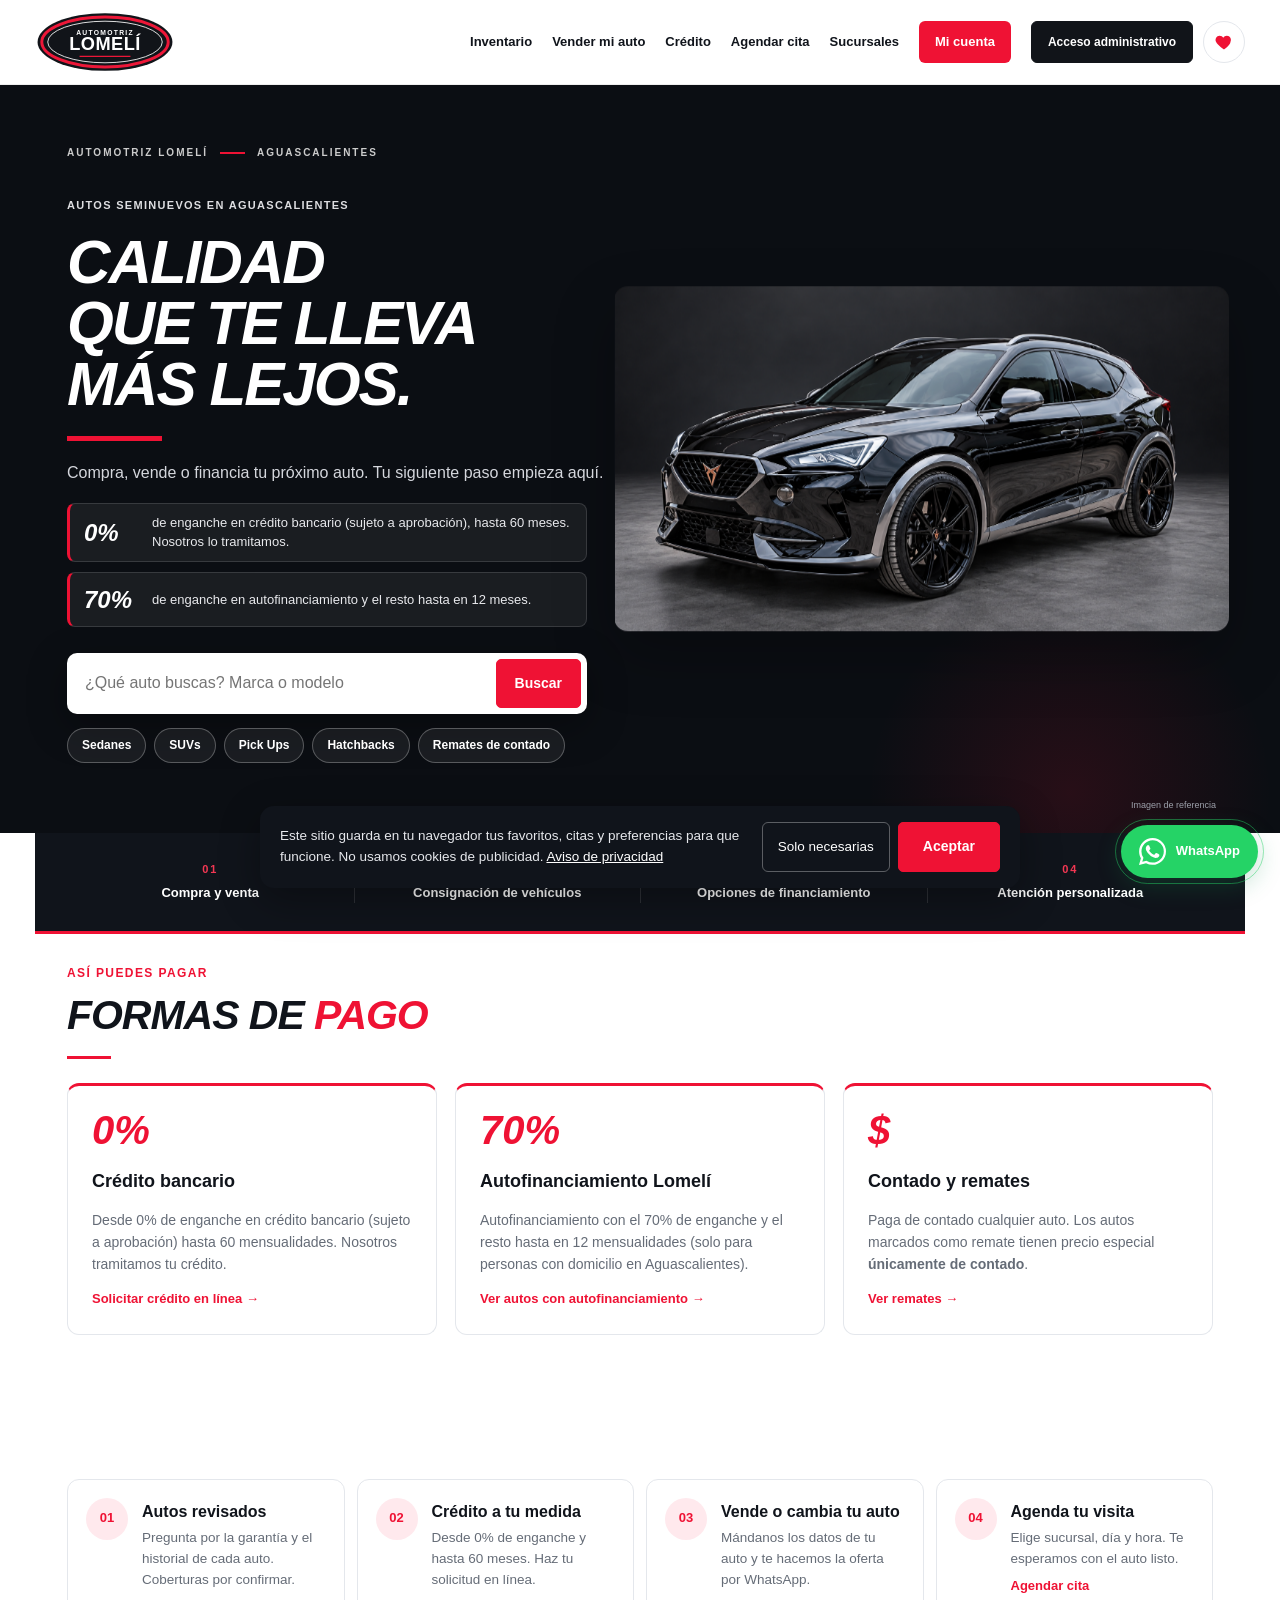
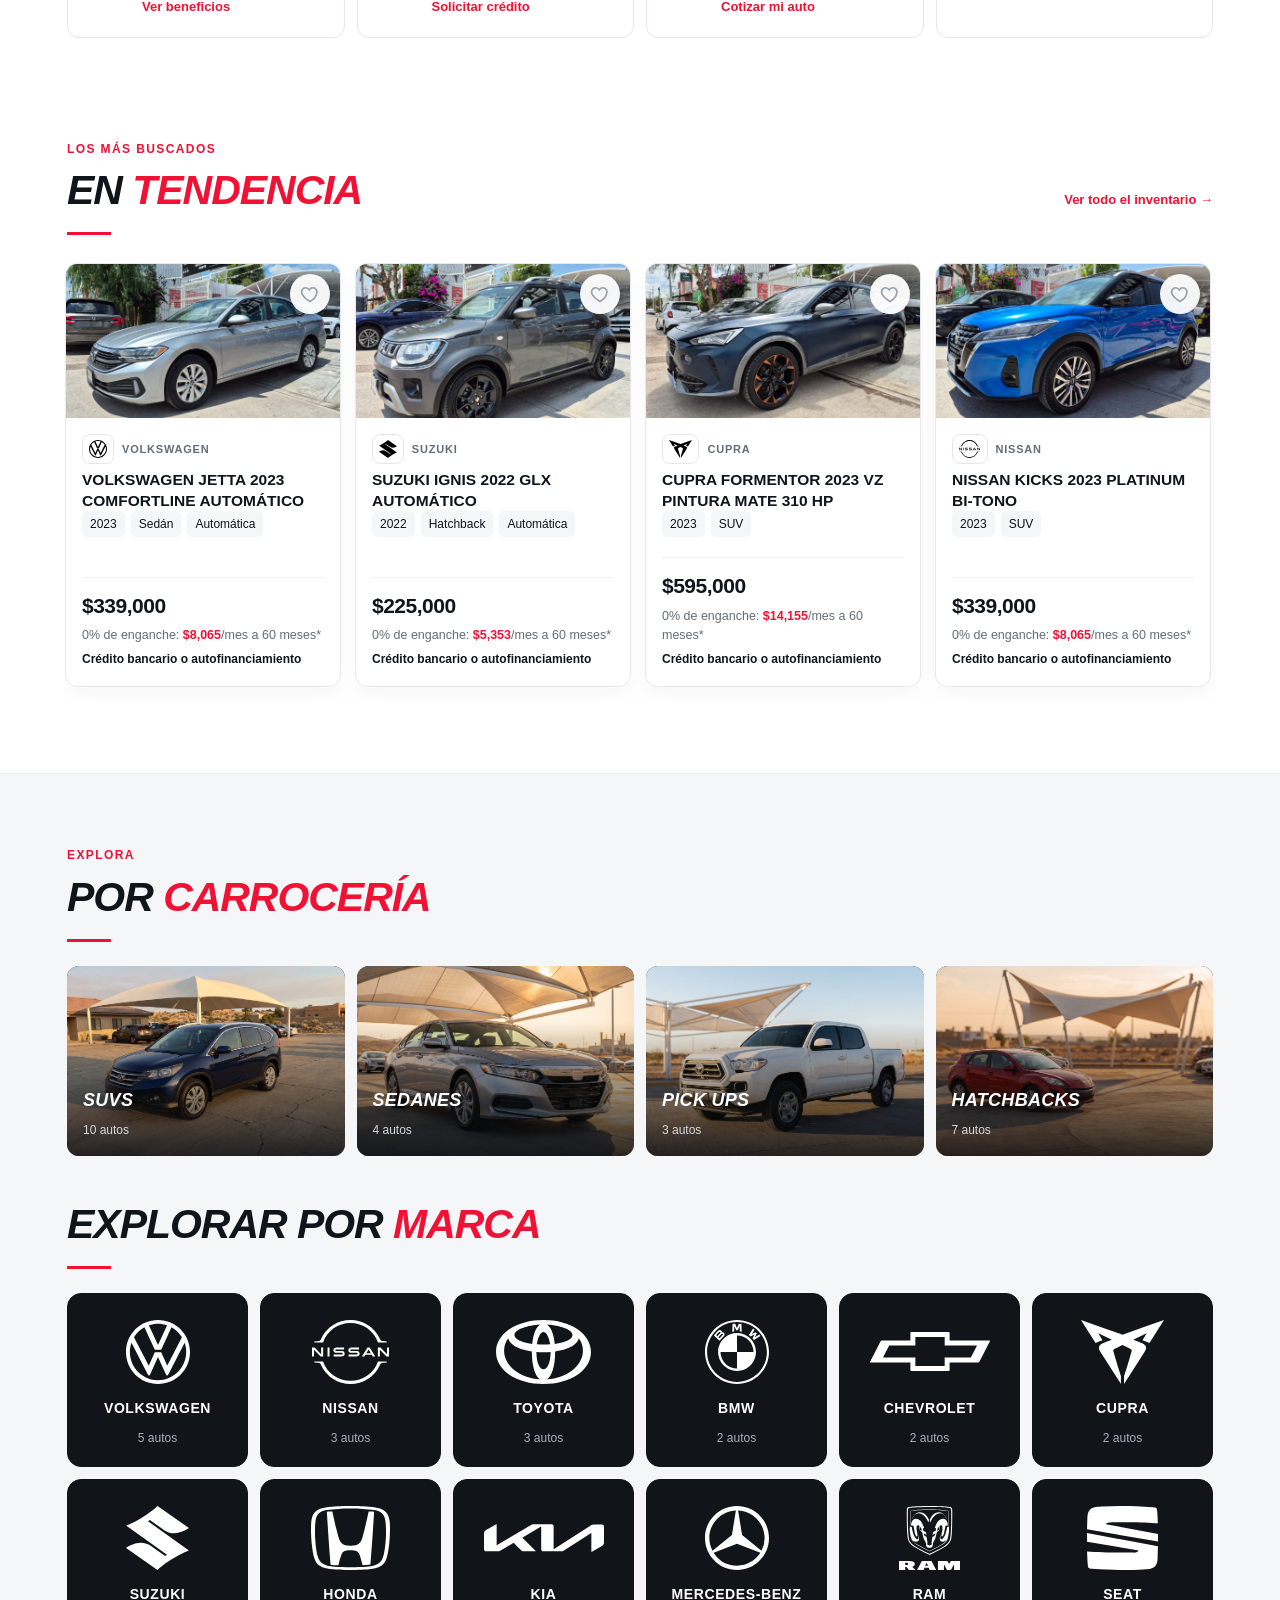
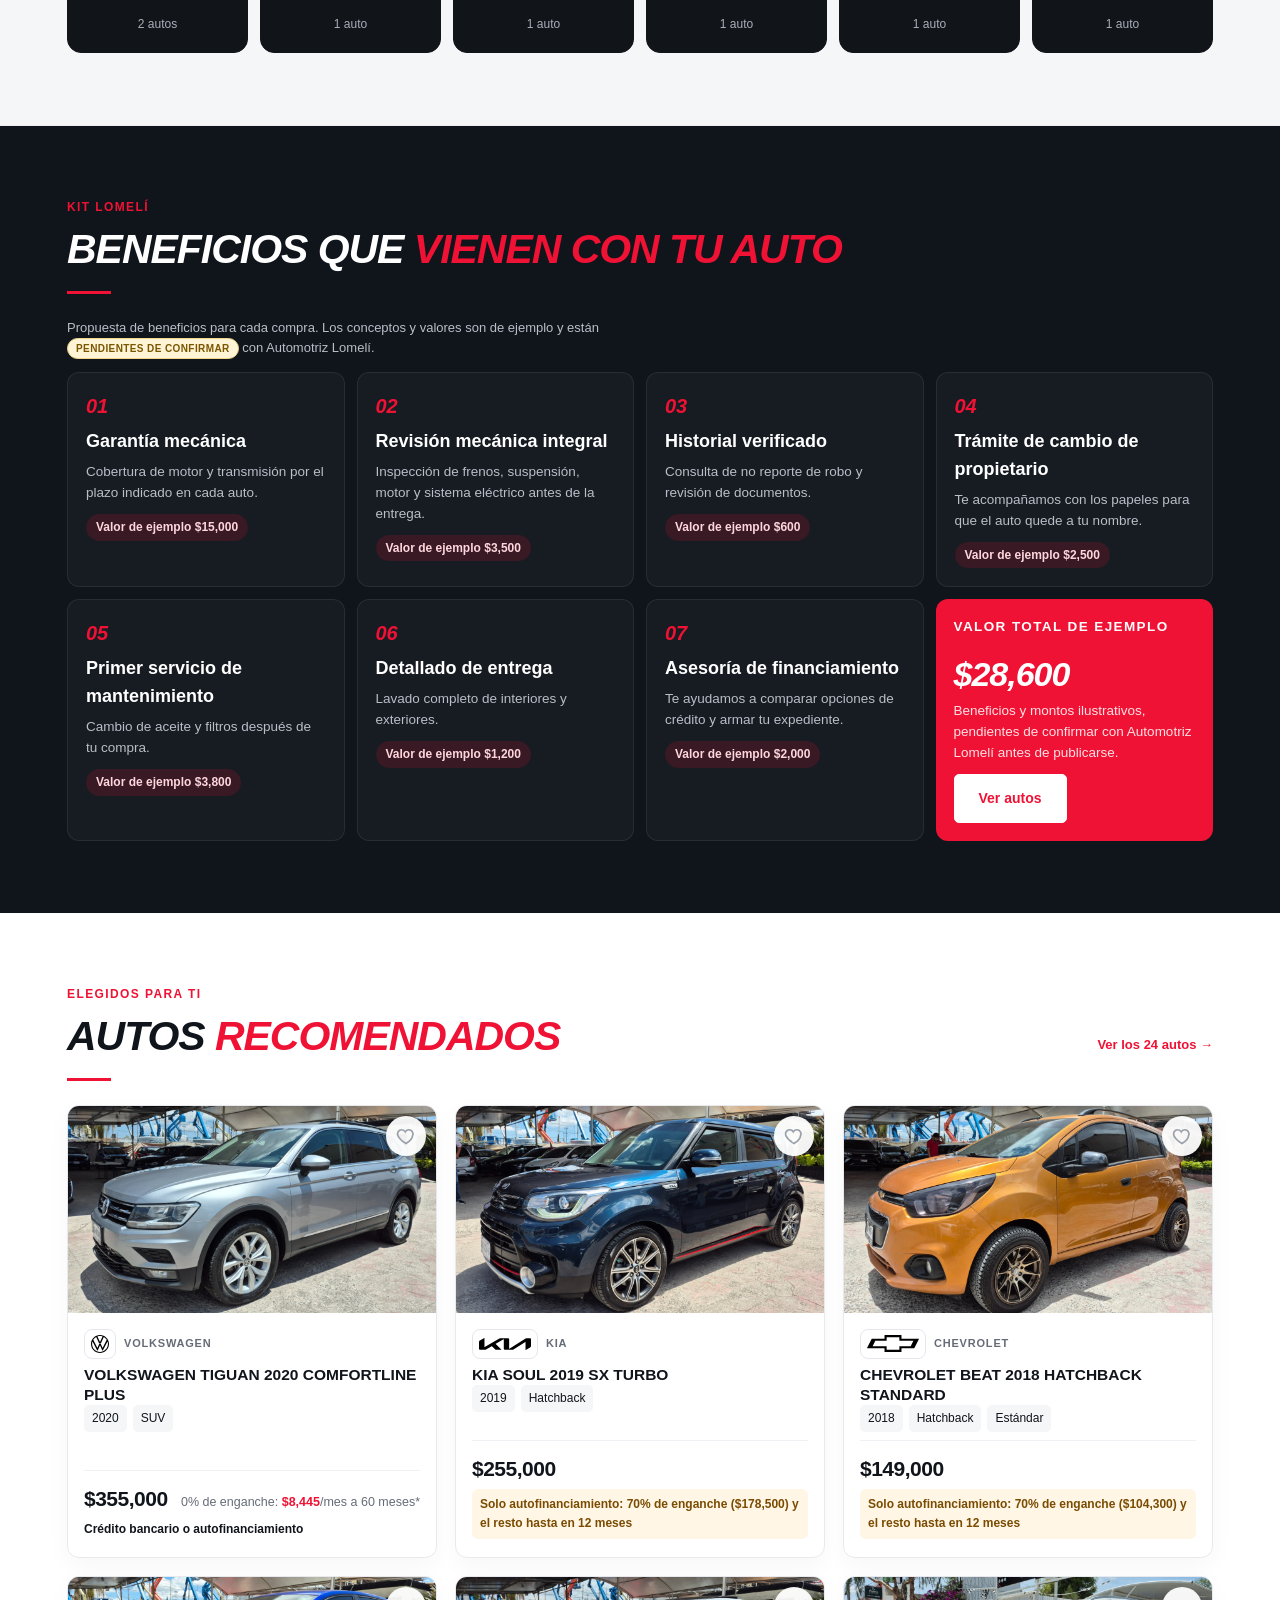
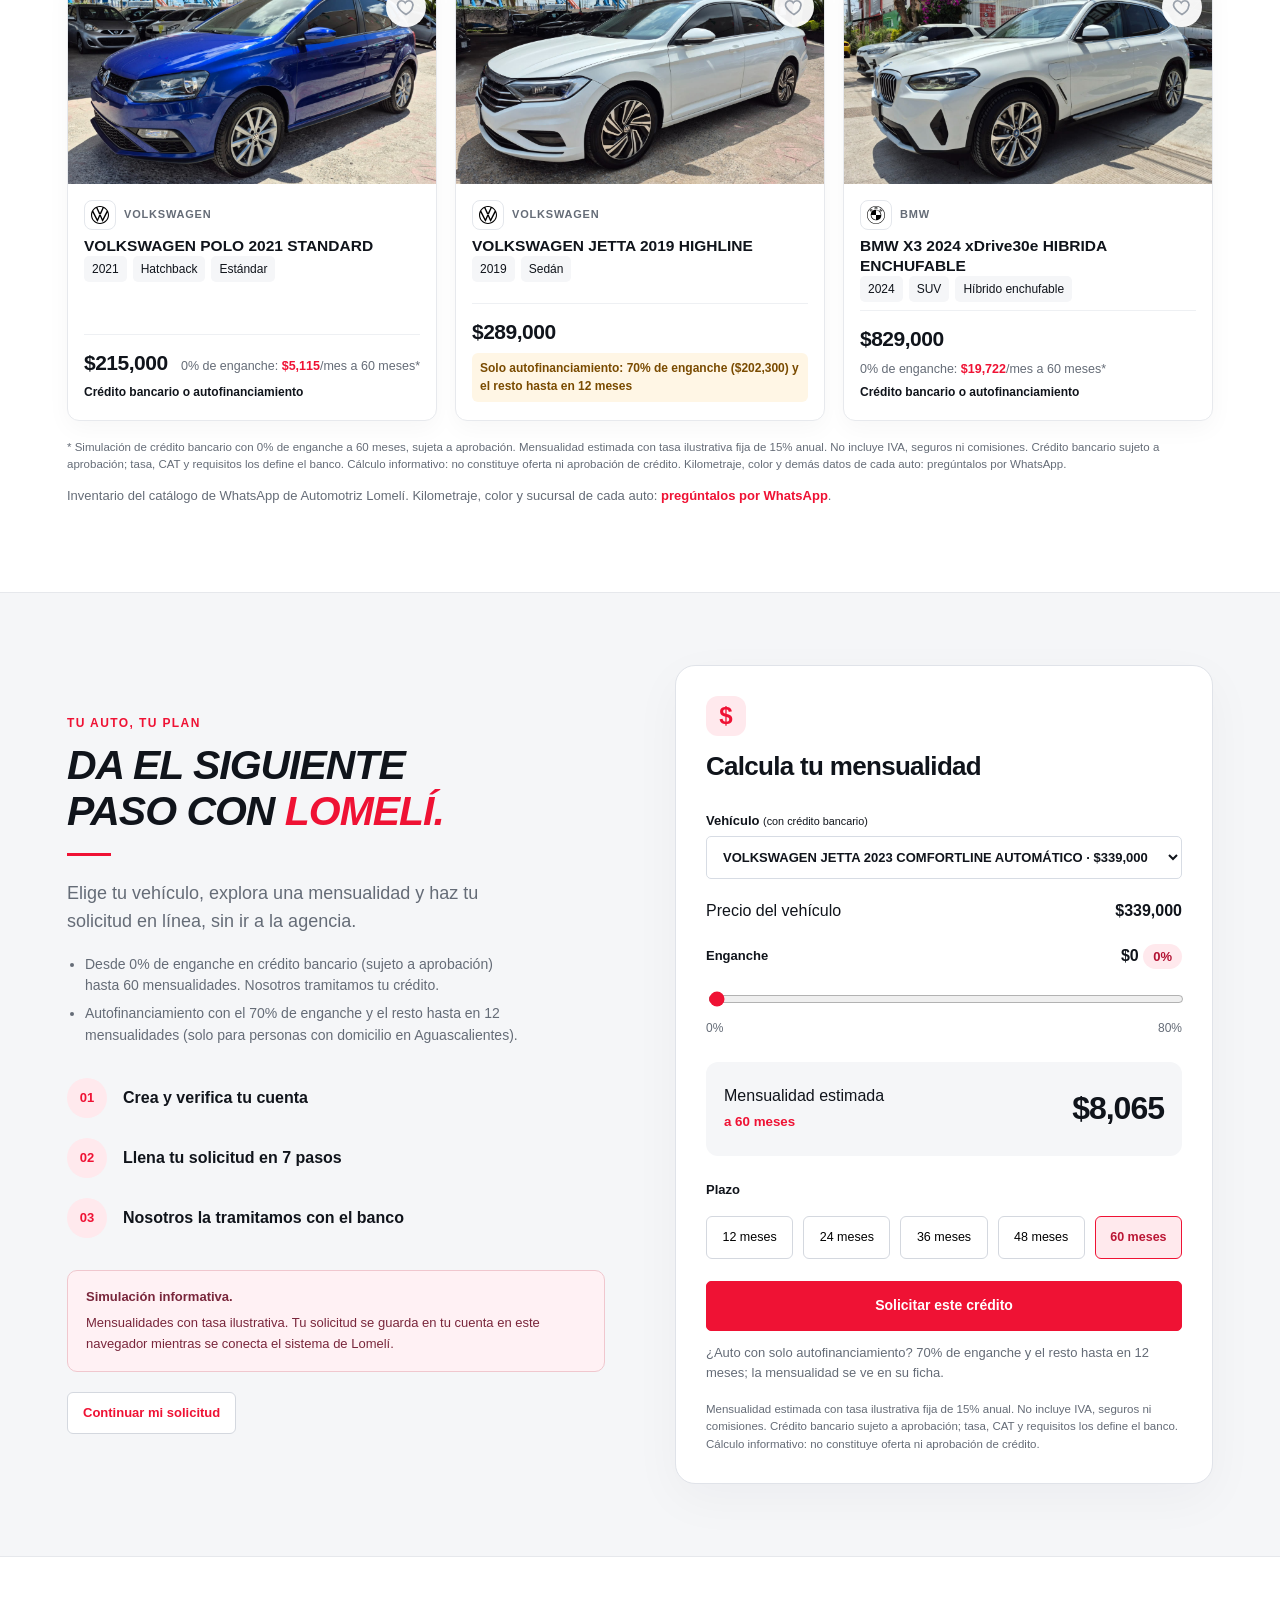
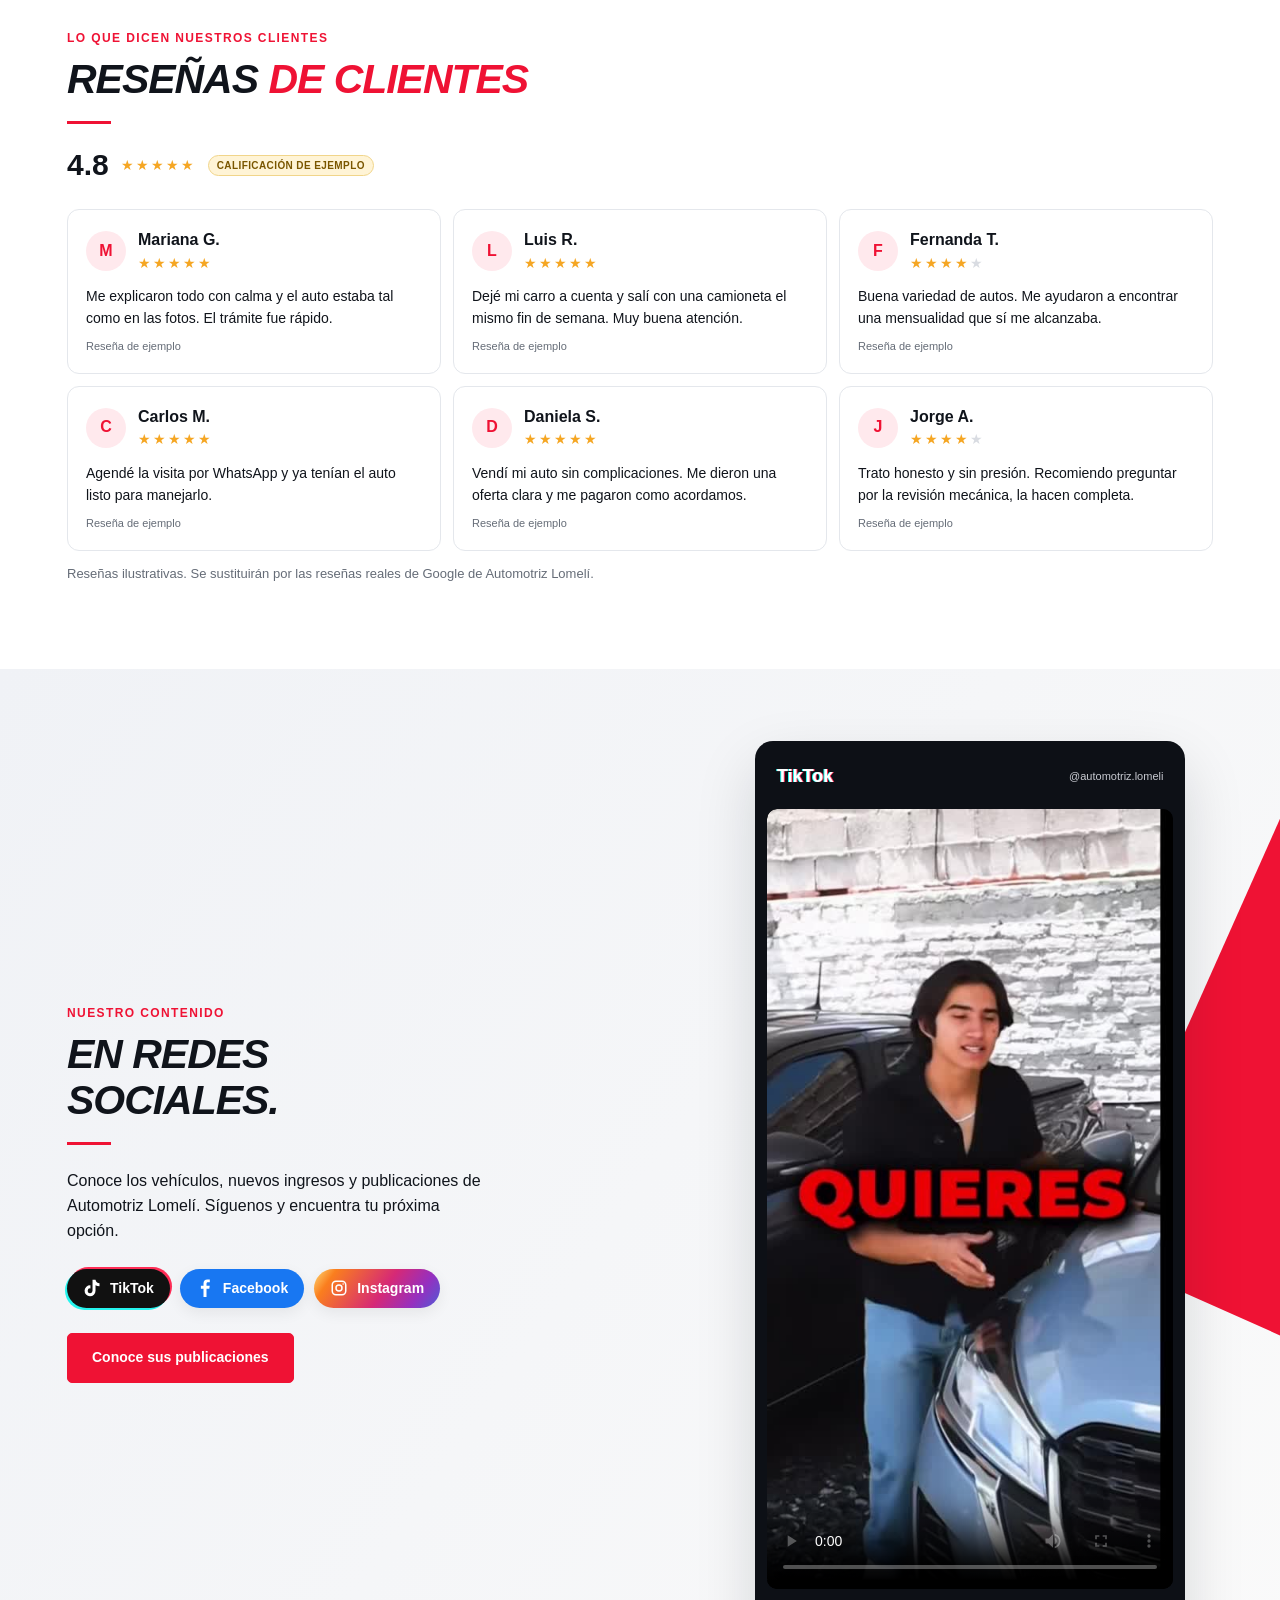
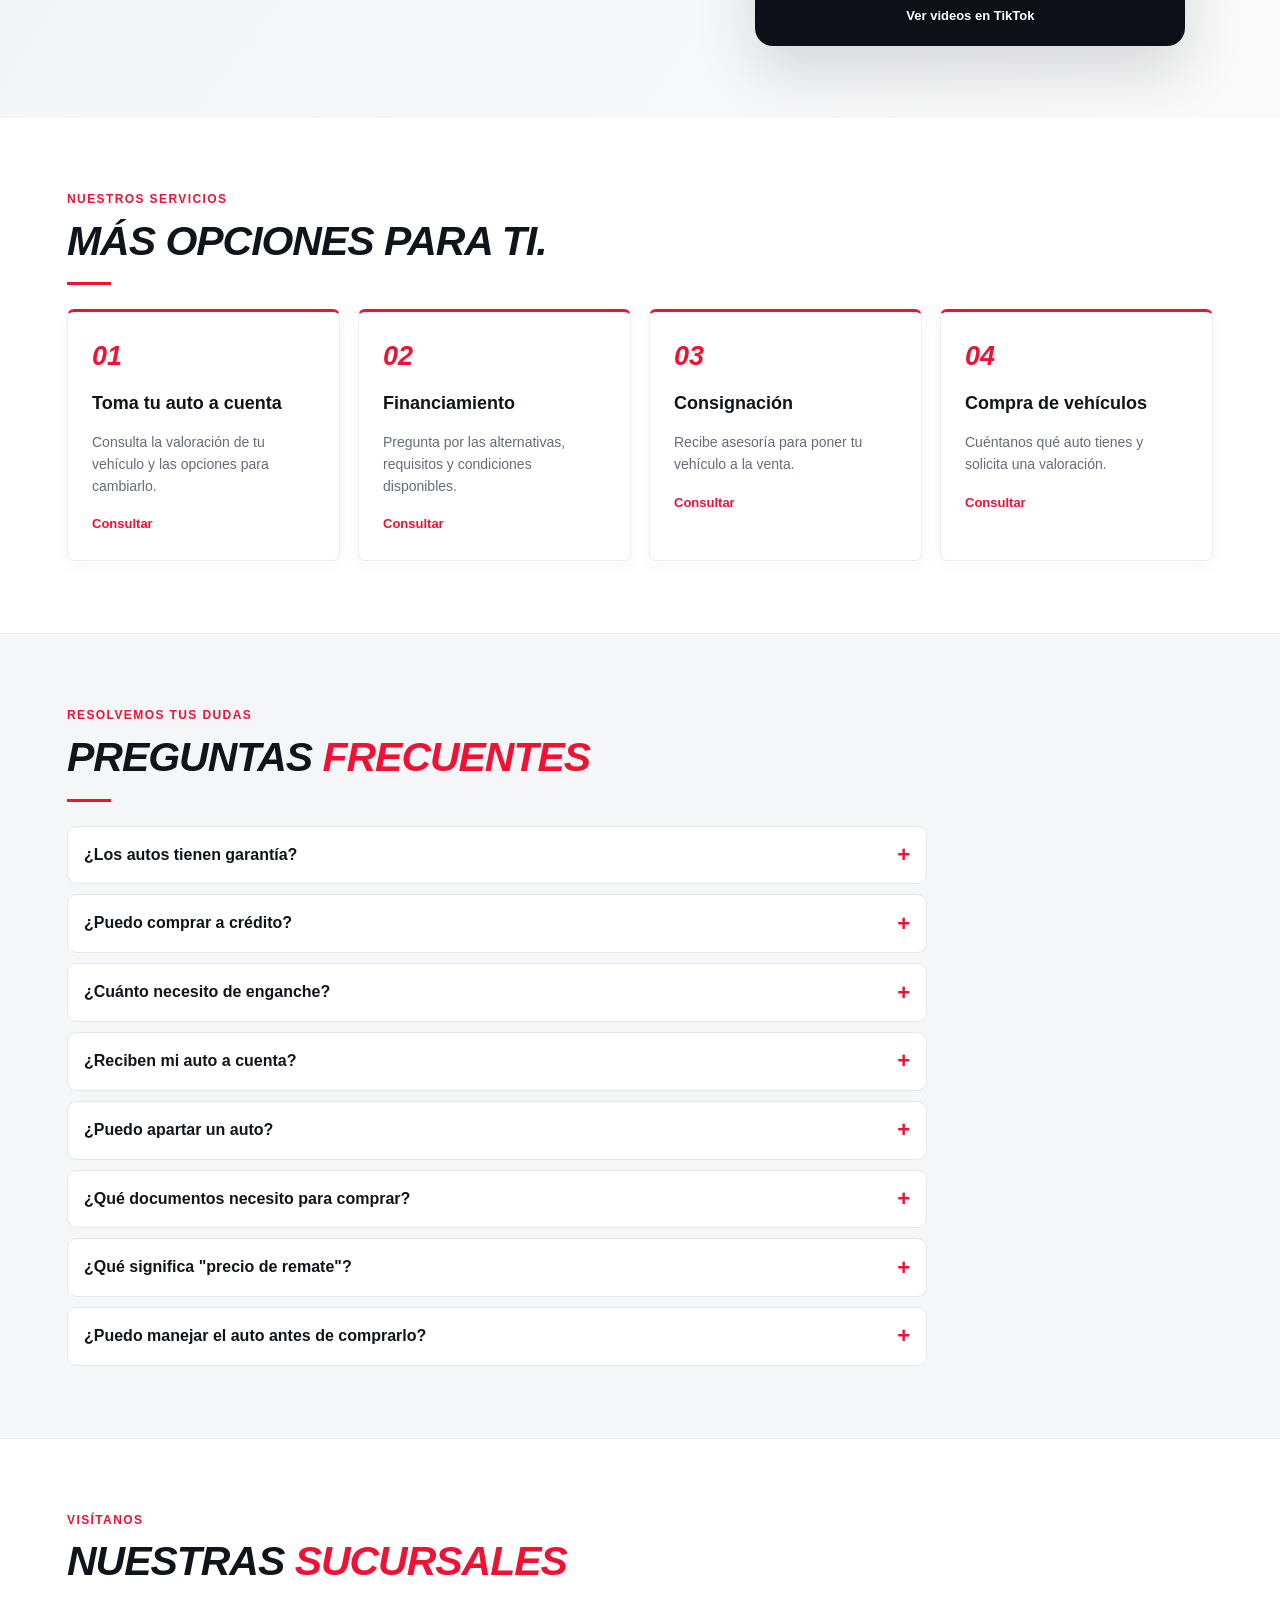
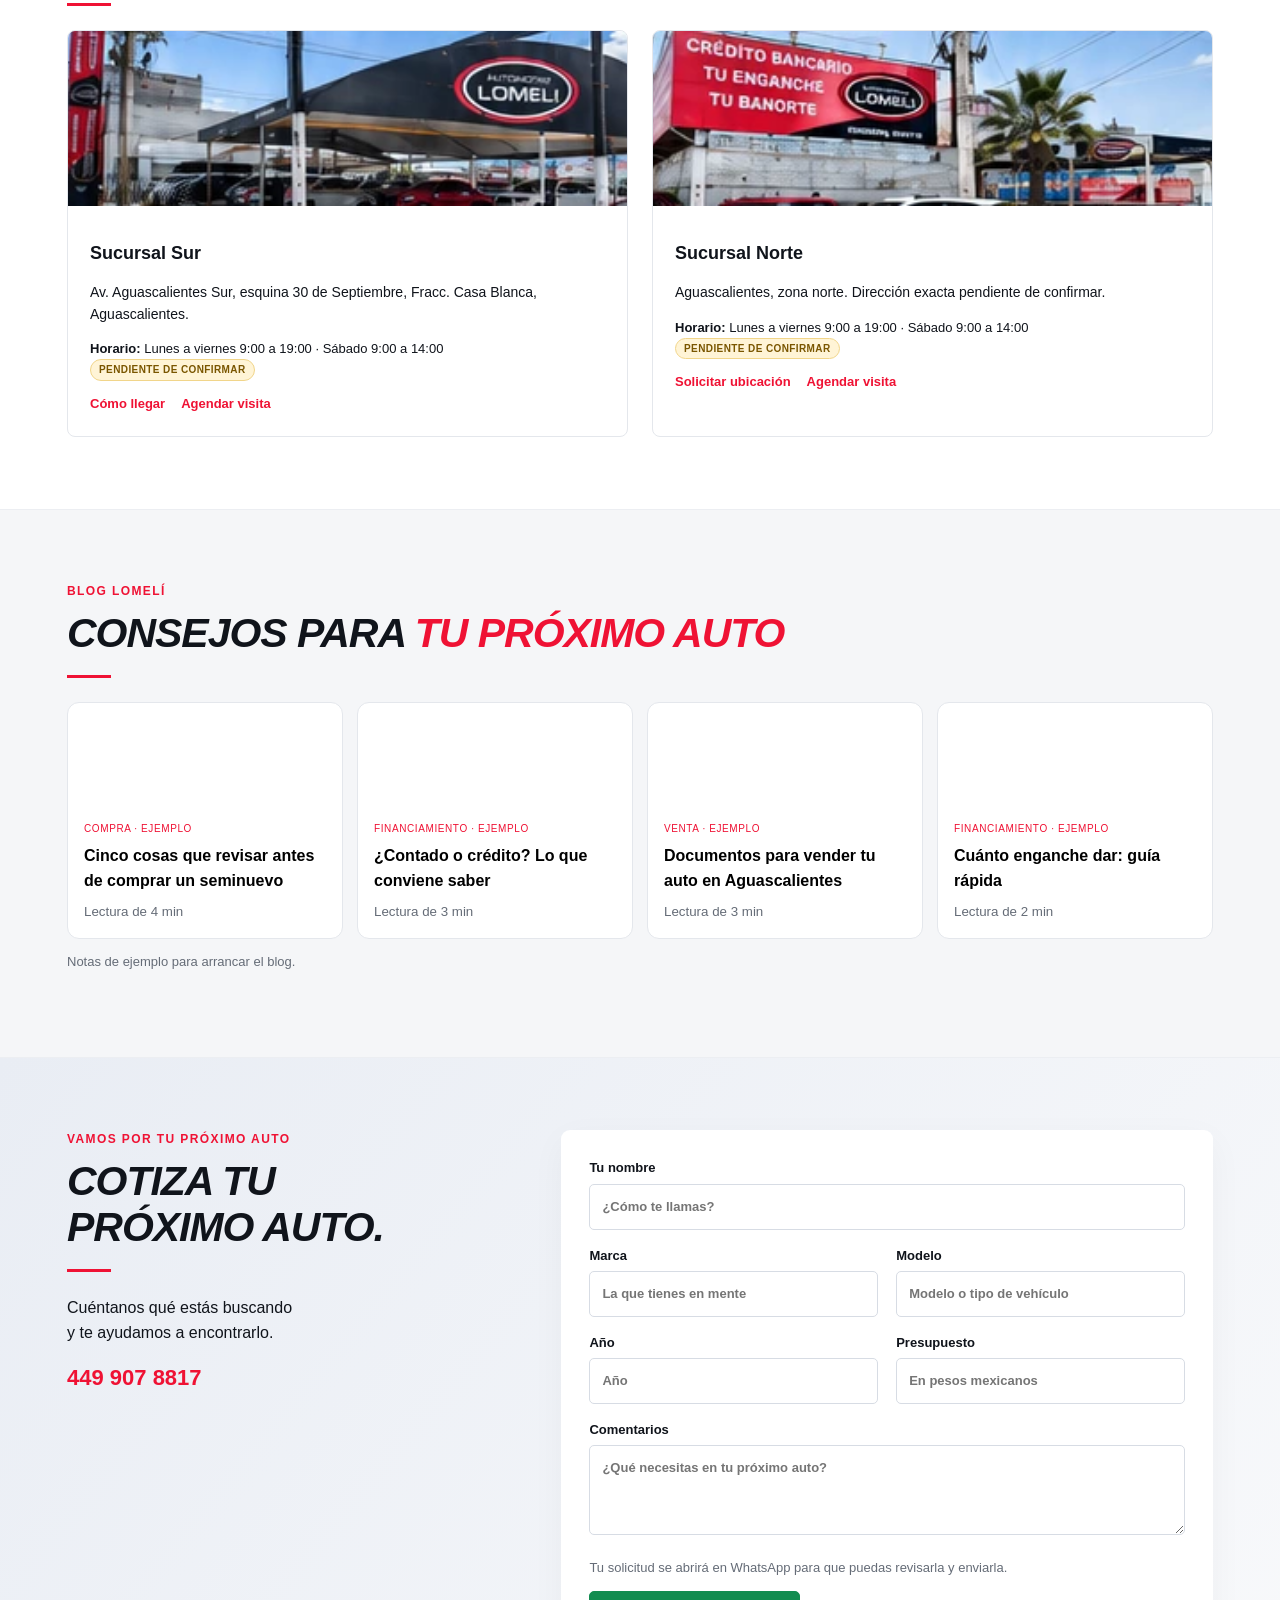
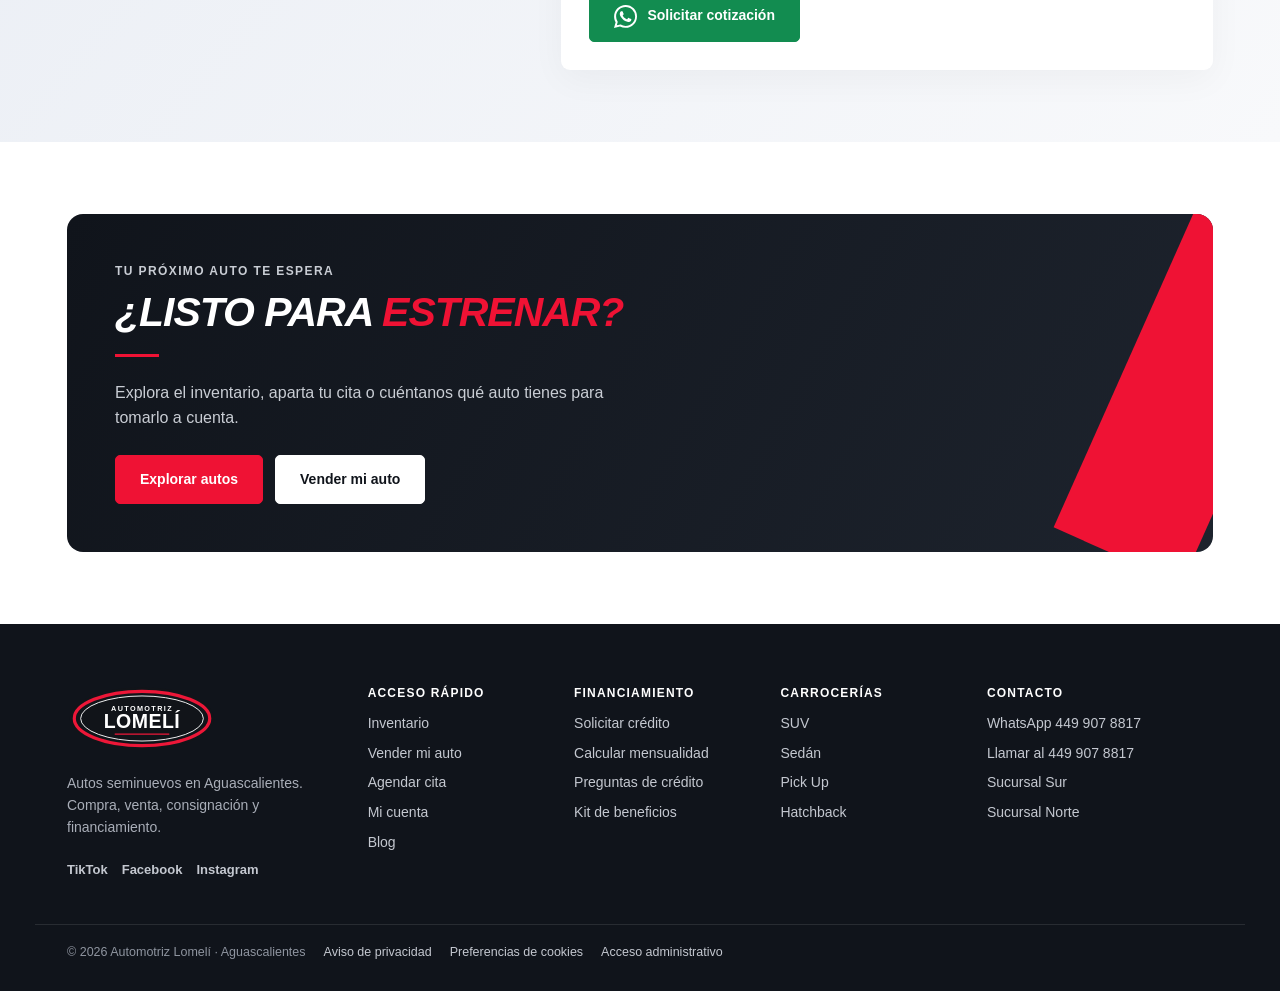
<file: index.html>
<!doctype html><html lang="es"><head><meta charset="UTF-8"><meta name="viewport" content="width=device-width,initial-scale=1"><meta name="description" content="Autos seminuevos en Aguascalientes: inventario con fotos, crédito, venta de tu auto y citas en sucursal. Automotriz Lomelí."><title>Automotriz Lomelí | Autos seminuevos en Aguascalientes</title><link rel="icon" href="logo.svg"><link rel="stylesheet" href="style.css?v=16"><link rel="stylesheet" href="site.css?v=16"></head><body>
<main>
<section class="hero" id="inicio"><div class="heroVisual"><img src="hero-clean.png" alt="Cupra Formentor en la imagen principal de Automotriz Lomelí" fetchpriority="high"></div><div class="heroContent"><span class="heroKicker">AUTOMOTRIZ LOMELÍ <i></i> AGUASCALIENTES</span><p class="eyebrow">AUTOS SEMINUEVOS EN AGUASCALIENTES</p><h1>CALIDAD<br>QUE TE LLEVA<br><em>MÁS LEJOS.</em></h1><p class="heroSub">Compra, vende o financia tu próximo auto. Tu siguiente paso empieza aquí.</p><div class="heroTerms"><span><b>0%</b>de enganche en crédito bancario (sujeto a aprobación), hasta 60 meses. Nosotros lo tramitamos.</span><span><b>70%</b>de enganche en autofinanciamiento y el resto hasta en 12 meses.</span></div><form class="heroSearch" action="inventario.html" role="search"><input id="heroQ" aria-label="Buscar auto por marca o modelo" name="q" placeholder="¿Qué auto buscas? Marca o modelo" autocomplete="off"><button class="btn">Buscar</button></form><div class="heroChips"><a href="inventario.html?tipo=Sed%C3%A1n">Sedanes</a><a href="inventario.html?tipo=SUV">SUVs</a><a href="inventario.html?tipo=Pick%20Up">Pick Ups</a><a href="inventario.html?tipo=Hatchback">Hatchbacks</a><a href="inventario.html?pago=remate">Remates de contado</a></div></div><span class="heroNote">Imagen de referencia</span></section>
<div class="trust wrap"><span><b>01</b>Compra y venta</span><span><b>02</b>Consignación de vehículos</span><span><b>03</b>Opciones de financiamiento</span><span><b>04</b>Atención personalizada</span></div>

<section class="section tight" id="formas-de-pago"><p class="eyebrow">ASÍ PUEDES PAGAR</p><h2>FORMAS DE <em>PAGO</em></h2><div class="payWays"><article><span class="payBig">0%</span><h3>Crédito bancario</h3><p data-term="bank"></p><a class="textLink" href="credito.html">Solicitar crédito en línea →</a></article><article><span class="payBig">70%</span><h3>Autofinanciamiento Lomelí</h3><p data-term="autofin"></p><a class="textLink" href="inventario.html?pago=autofin">Ver autos con autofinanciamiento →</a></article><article><span class="payBig">$</span><h3>Contado y remates</h3><p>Paga de contado cualquier auto. Los autos marcados como remate tienen precio especial <b>únicamente de contado</b>.</p><a class="textLink" href="inventario.html?pago=remate">Ver remates →</a></article></div></section>

<section class="section"><div class="benefits"><article><b>01</b><div><h3>Autos revisados</h3><p>Pregunta por la garantía y el historial de cada auto. Coberturas por confirmar.</p><a class="textLink" href="#garantias">Ver beneficios</a></div></article><article><b>02</b><div><h3>Crédito a tu medida</h3><p>Desde 0% de enganche y hasta 60 meses. Haz tu solicitud en línea.</p><a class="textLink" href="credito.html">Solicitar crédito</a></div></article><article><b>03</b><div><h3>Vende o cambia tu auto</h3><p>Mándanos los datos de tu auto y te hacemos la oferta por WhatsApp.</p><a class="textLink" href="vender.html">Cotizar mi auto</a></div></article><article><b>04</b><div><h3>Agenda tu visita</h3><p>Elige sucursal, día y hora. Te esperamos con el auto listo.</p><a class="textLink" href="cita.html">Agendar cita</a></div></article></div></section>

<section class="section tight" id="tendencia"><div class="sectionHead"><div><p class="eyebrow">LOS MÁS BUSCADOS</p><h2>EN <em>TENDENCIA</em></h2></div><a class="textLink" href="inventario.html">Ver todo el inventario →</a></div><div class="vscroll" id="trend"></div></section>

<section class="band"><div class="section"><p class="eyebrow">EXPLORA</p><h2>POR <em>CARROCERÍA</em></h2><div class="typeGrid" id="types"></div><h2 style="margin-top:46px" id="marcas">EXPLORAR POR <em>MARCA</em></h2><div class="brandGrid" id="brands"></div></div></section>

<section class="dark" id="garantias"><div class="section"><p class="eyebrow">KIT LOMELÍ</p><h2 style="color:#fff">BENEFICIOS QUE <em>VIENEN CON TU AUTO</em></h2><p class="subtle" style="max-width:640px">Propuesta de beneficios para cada compra. Los conceptos y valores son de ejemplo y están <span class="pend">pendientes de confirmar</span> con Automotriz Lomelí.</p><div id="kit"></div></div></section>

<section class="section" id="inventario"><div class="sectionHead"><div><p class="eyebrow">ELEGIDOS PARA TI</p><h2>AUTOS <em>RECOMENDADOS</em></h2></div><a class="textLink" href="inventario.html">Ver los <span id="totalCars"></span> autos →</a></div><div class="vgrid" id="recommended"></div><div id="cardsLegal"></div><p class="subtle">Inventario del catálogo de WhatsApp de Automotriz Lomelí. Kilometraje, color y sucursal de cada auto: <a class="textLink wa" data-message="Hola, quiero más datos de un auto de su inventario.">pregúntalos por WhatsApp</a>.</p></section>

<section id="financiamiento" class="financeSection"><div class="wrap financeLayout"><div class="financeIntro"><p class="eyebrow">TU AUTO, TU PLAN</p><h2>DA EL SIGUIENTE<br>PASO CON <em>LOMELÍ.</em></h2><p>Elige tu vehículo, explora una mensualidad y haz tu solicitud en línea, sin ir a la agencia.</p><ul class="termList"><li data-term="bank"></li><li data-term="autofin"></li></ul><div class="journey"><span><b>01</b> Crea y verifica tu cuenta</span><span><b>02</b> Llena tu solicitud en 7 pasos</span><span><b>03</b> Nosotros la tramitamos con el banco</span></div><div class="demoNotice"><strong>Simulación informativa.</strong><p>Mensualidades con tasa ilustrativa. Tu solicitud se guarda en tu cuenta en este navegador mientras se conecta el sistema de Lomelí.</p></div><button class="textLink" id="resumeRequest">Continuar mi solicitud</button></div><div class="calculator"><span class="calcIcon" aria-hidden="true">$</span><h3>Calcula tu mensualidad</h3><label>Vehículo <small>(con crédito bancario)</small><select id="financeCar"></select></label><div class="calcLine"><span>Precio del vehículo</span><strong id="financePrice"></strong></div><div class="calcLine"><label for="downPayment">Enganche</label><strong><span id="downAmount"></span> <small id="downPercent"></small></strong></div><input id="downPayment" type="range" min="0" max="80" step="5" value="0"><div class="rangeLabels"><span>0%</span><span>80%</span></div><div class="paymentBox"><span>Mensualidad estimada<br><small id="termCaption"></small></span><strong id="monthlyPayment" aria-live="polite"></strong></div><label>Plazo</label><div class="termButtons five" role="group" aria-label="Plazo del crédito" id="termBtns"></div><button id="startRequest" class="btn">Solicitar este crédito</button><p class="subtle" style="margin-top:12px">¿Auto con solo autofinanciamiento? 70% de enganche y el resto hasta en 12 meses; la mensualidad se ve en su ficha.</p><p class="legal" data-legal></p></div></div></section>

<section class="section" id="resenas"><p class="eyebrow">LO QUE DICEN NUESTROS CLIENTES</p><h2>RESEÑAS <em>DE CLIENTES</em></h2><div class="googleBadge"><strong>4.8</strong><span class="stars">★★★★★</span><span class="pend">Calificación de ejemplo</span></div><div id="reviews"></div></section>

<section id="redes" class="socialSection"><div class="wrap social"><div><p class="eyebrow">NUESTRO CONTENIDO</p><h2>EN REDES<br>SOCIALES.</h2><p>Conoce los vehículos, nuevos ingresos y publicaciones de Automotriz Lomelí. Síguenos y encuentra tu próxima opción.</p><div class="socialLinks"><a class="tiktok" href="https://www.tiktok.com/@automotriz.lomeli" target="_blank" rel="noopener"><svg viewBox="0 0 24 24" aria-hidden="true"><path fill="currentColor" d="M16.7 1h-4v14.7a3.2 3.2 0 1 1-2.8-3.2V8.4a7.3 7.3 0 1 0 6.8 7.3V8.2a10 10 0 0 0 5.3 1.5V5.6A5.5 5.5 0 0 1 16.7 1Z"/></svg>TikTok</a><a class="facebook" href="https://www.facebook.com/share/12E1Avqvkmo/" target="_blank" rel="noopener"><svg viewBox="0 0 24 24" aria-hidden="true"><path fill="currentColor" d="M14 24V13h3.7l.6-4H14V6.4c0-1.2.4-2 2.1-2h2.3V.8A29 29 0 0 0 15.1.6C11.9.6 10 2.5 10 6v3H6.5v4H10v11Z"/></svg>Facebook</a><a class="instagram" href="https://www.instagram.com/automotriz.lomeli/" target="_blank" rel="noopener"><svg viewBox="0 0 24 24" fill="none" stroke="currentColor" stroke-width="2" aria-hidden="true"><rect x="3" y="3" width="18" height="18" rx="5"/><circle cx="12" cy="12" r="4"/><circle cx="17.5" cy="6.5" r="1" fill="currentColor" stroke="none"/></svg>Instagram</a></div><a class="btn" href="https://linktr.ee/AutomotrizLomeli" target="_blank" rel="noopener">Conoce sus publicaciones</a></div><div class="videoFeature"><div class="videoHeading"><span class="videoMark">TikTok</span><span>@automotriz.lomeli</span></div><div class="videoStage hasVideo"><video id="lomeliVideo" controls playsinline preload="metadata" poster="video-poster.jpg" aria-label="Video de Automotriz Lomelí"><source src="lomeli-video.mp4" type="video/mp4">Tu navegador no permite reproducir este video.</video></div><a class="videoFooter" href="https://www.tiktok.com/@automotriz.lomeli" target="_blank" rel="noopener">Ver videos en TikTok</a></div></div></section>
<section class="wrap" id="servicios"><p class="eyebrow">NUESTROS SERVICIOS</p><h2>MÁS OPCIONES PARA TI.</h2><div class="services"><article><b>01</b><h3>Toma tu auto a cuenta</h3><p>Consulta la valoración de tu vehículo y las opciones para cambiarlo.</p><a class="textLink wa" data-message="Quiero consultar la toma de mi auto a cuenta.">Consultar</a></article><article><b>02</b><h3>Financiamiento</h3><p>Pregunta por las alternativas, requisitos y condiciones disponibles.</p><a class="textLink wa" data-message="Quiero información sobre financiamiento.">Consultar</a></article><article><b>03</b><h3>Consignación</h3><p>Recibe asesoría para poner tu vehículo a la venta.</p><a class="textLink wa" data-message="Me interesa consignar mi vehículo.">Consultar</a></article><article><b>04</b><h3>Compra de vehículos</h3><p>Cuéntanos qué auto tienes y solicita una valoración.</p><a class="textLink wa" data-message="Quiero vender mi auto y consultar una valoración.">Consultar</a></article></div></section>

<section class="band" id="faq"><div class="section"><p class="eyebrow">RESOLVEMOS TUS DUDAS</p><h2>PREGUNTAS <em>FRECUENTES</em></h2><div id="faqList"></div></div></section>

<section class="section" id="sucursales"><p class="eyebrow">VISÍTANOS</p><h2>NUESTRAS <em>SUCURSALES</em></h2><div id="branchList"></div></section>

<section class="band" id="blog"><div class="section"><p class="eyebrow">BLOG LOMELÍ</p><h2>CONSEJOS PARA <em>TU PRÓXIMO AUTO</em></h2><div class="blogGrid" id="blogGrid"></div><p class="subtle">Notas de ejemplo para arrancar el blog.</p></div></section>

<section class="contactSection" id="contacto"><div class="wrap contact"><div><p class="eyebrow">VAMOS POR TU PRÓXIMO AUTO</p><h2>COTIZA TU<br>PRÓXIMO AUTO.</h2><p>Cuéntanos qué estás buscando<br>y te ayudamos a encontrarlo.</p><a href="tel:+524499078817">449 907 8817</a></div><form id="quote"><label>Tu nombre<input name="nombre" required placeholder="¿Cómo te llamas?"></label><div class="formGrid"><label>Marca<input name="marca" placeholder="La que tienes en mente"></label><label>Modelo<input name="modelo" placeholder="Modelo o tipo de vehículo"></label><label>Año<input name="anio" type="number" min="1950" max="2027" placeholder="Año"></label><label>Presupuesto<input name="presupuesto" type="number" min="0" placeholder="En pesos mexicanos"></label></div><label>Comentarios<textarea name="comentarios" placeholder="¿Qué necesitas en tu próximo auto?"></textarea></label><p class="subtle">Tu solicitud se abrirá en WhatsApp para que puedas revisarla y enviarla.</p><button class="btn quoteButton"><svg class="waIcon" viewBox="0 0 24 24" aria-hidden="true"><path fill="currentColor" d="M20.52 3.48A11.87 11.87 0 0 0 12.05 0C5.47 0 .11 5.35.1 11.93c0 2.1.55 4.16 1.6 5.98L0 24l6.25-1.64a11.9 11.9 0 0 0 5.8 1.48h.01c6.58 0 11.93-5.35 11.94-11.93a11.88 11.88 0 0 0-3.48-8.43ZM12.06 21.83a9.87 9.87 0 0 1-5.03-1.38l-.36-.21-3.72.98.99-3.63-.23-.37a9.86 9.86 0 0 1-1.51-5.29c0-5.47 4.45-9.92 9.92-9.92 2.65 0 5.14 1.04 7.02 2.91a9.86 9.86 0 0 1 2.9 7.02c0 5.47-4.45 9.91-9.98 9.89Zm5.44-7.42c-.3-.15-1.76-.87-2.03-.97-.27-.1-.47-.15-.67.15-.2.3-.77.97-.94 1.17-.18.2-.35.22-.65.07-.3-.15-1.26-.46-2.39-1.46-.88-.78-1.48-1.74-1.65-2.04-.17-.3-.02-.46.13-.61.13-.13.3-.35.45-.52.15-.18.2-.3.3-.5.1-.2.05-.37-.02-.52-.08-.15-.67-1.61-.92-2.2-.24-.58-.49-.5-.67-.51h-.57c-.2 0-.52.07-.8.37-.26.3-1.03 1.02-1.03 2.48s1.06 2.88 1.21 3.08c.15.2 2.1 3.2 5.08 4.49.71.3 1.26.48 1.69.62.7.22 1.34.19 1.85.11.56-.08 1.76-.72 2.01-1.42.25-.69.25-1.29.18-1.41-.08-.13-.28-.2-.58-.35Z"/></svg>Solicitar cotización</button></form></div></section>

<section class="section"><div class="ctaFinal"><p class="eyebrow">TU PRÓXIMO AUTO TE ESPERA</p><h2>¿LISTO PARA <em>ESTRENAR?</em></h2><p>Explora el inventario, aparta tu cita o cuéntanos qué auto tienes para tomarlo a cuenta.</p><div class="actions"><a class="btn" href="inventario.html">Explorar autos</a><a class="btn light" href="vender.html">Vender mi auto</a></div></div></section>
</main>
<dialog id="article" class="portalDialog"><button class="close" data-close-article aria-label="Cerrar">×</button><div id="articleBody" class="article"></div></dialog>
<script src="data.js?v=16"></script><script src="finance.js?v=16"></script><script src="common.js?v=16"></script><script src="admin.js?v=16"></script><script src="perfil.js?v=16"></script><script src="portal.js?v=16"></script><script src="app.js?v=16"></script></body></html>
</file>
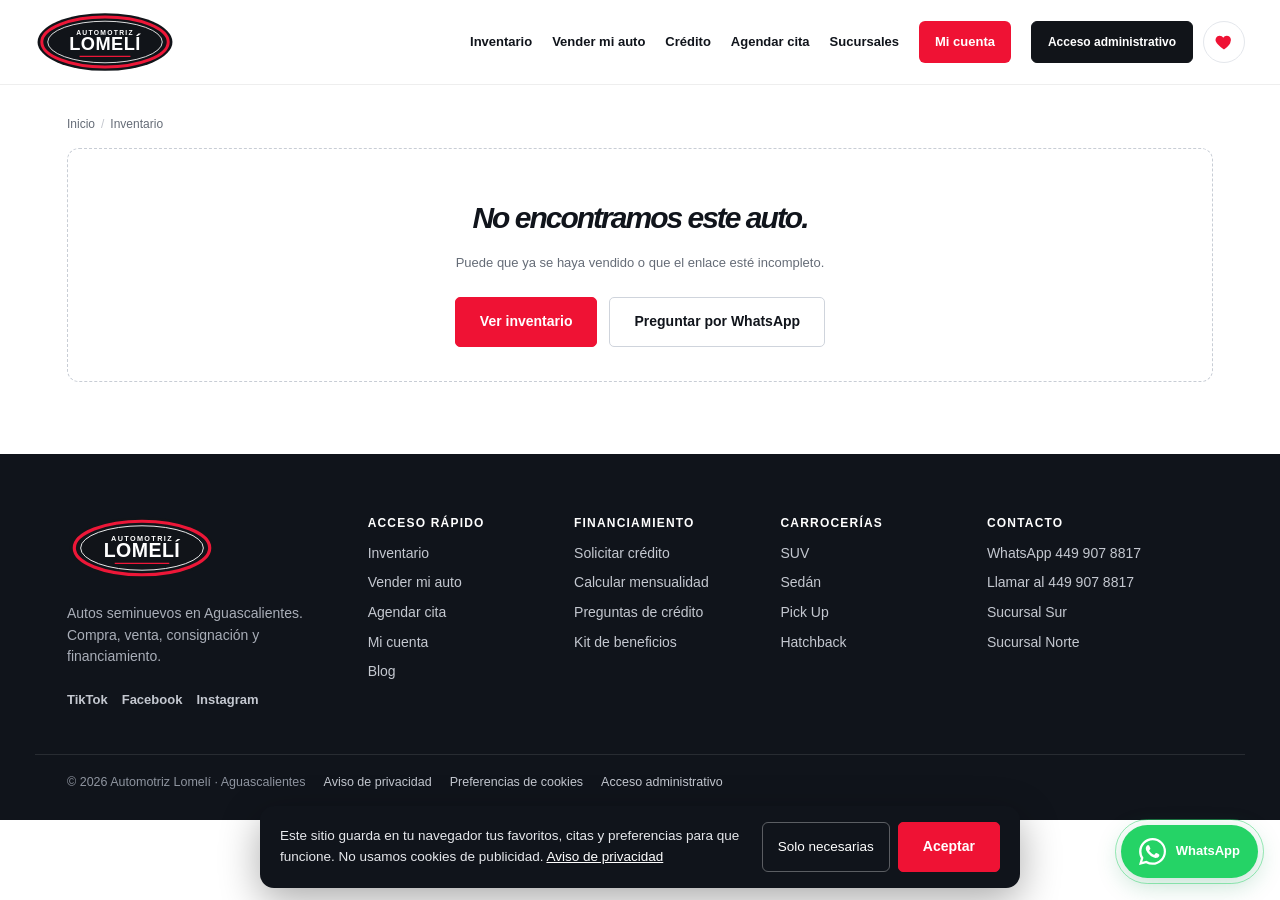
<file: auto.html>
<!doctype html><html lang="es"><head><meta charset="UTF-8"><meta name="viewport" content="width=device-width,initial-scale=1"><meta name="description" content="Ficha del auto: fotos, precio, mensualidad estimada, ficha técnica y agenda de visita. Automotriz Lomelí, Aguascalientes."><title>Auto seminuevo | Automotriz Lomelí</title><link rel="icon" href="logo.svg"><link rel="stylesheet" href="style.css?v=16"><link rel="stylesheet" href="site.css?v=16"></head><body class="hasSticky">
<main><section class="section tight"><nav class="crumbs" id="crumbs" aria-label="Ruta"><a href="index.html">Inicio</a><span><a href="inventario.html">Inventario</a></span></nav><div id="carRoot"></div></section></main>
<script src="data.js?v=16"></script><script src="finance.js?v=16"></script><script src="common.js?v=16"></script><script src="admin.js?v=16"></script><script src="perfil.js?v=16"></script><script src="portal.js?v=16"></script><script src="auto.js?v=16"></script></body></html>
</file>
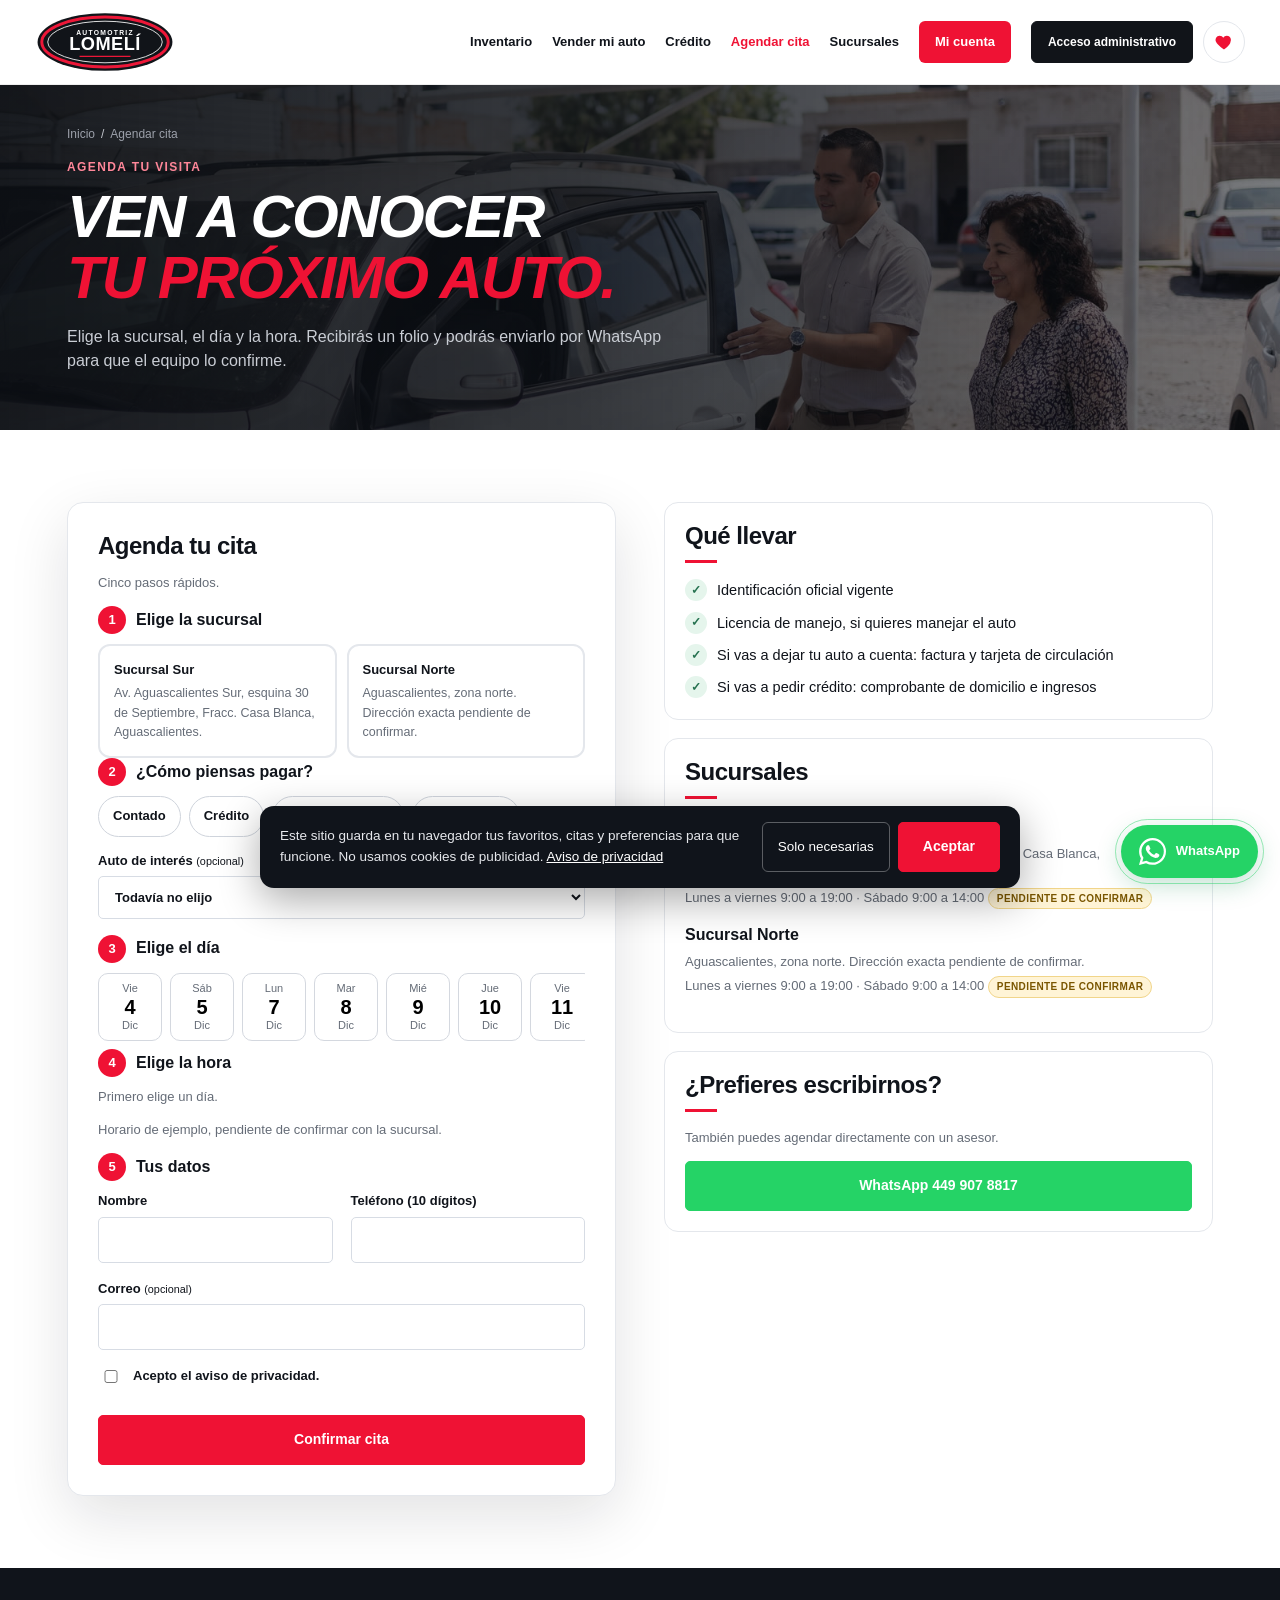
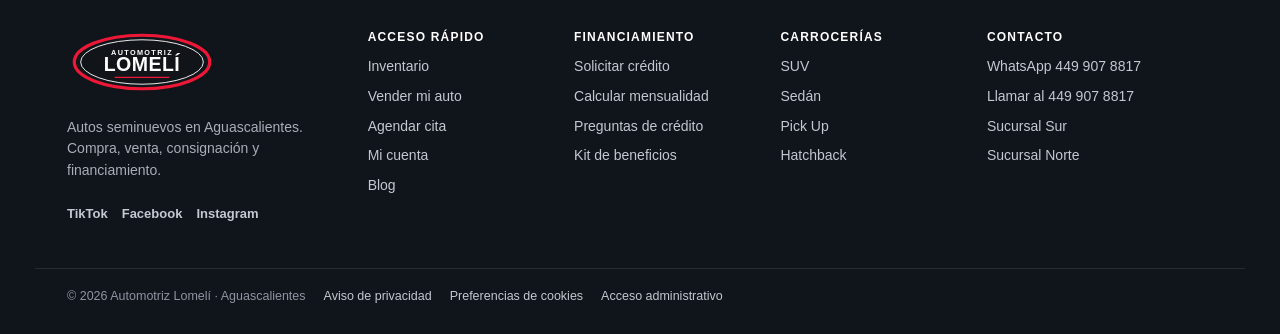
<file: cita.html>
<!doctype html><html lang="es"><head><meta charset="UTF-8"><meta name="viewport" content="width=device-width,initial-scale=1"><meta name="description" content="Agenda tu cita en Automotriz Lomelí: elige sucursal, día y hora para ver y manejar tu próximo auto en Aguascalientes."><title>Agenda tu cita | Automotriz Lomelí</title><link rel="icon" href="logo.svg"><link rel="stylesheet" href="style.css?v=16"><link rel="stylesheet" href="site.css?v=16"></head><body>
<main>
<section class="pageHero photoHero" style="--hero:url(cita.jpg)"><div class="section"><nav class="crumbs" aria-label="Ruta"><a href="index.html">Inicio</a><span>Agendar cita</span></nav><p class="eyebrow">AGENDA TU VISITA</p><h1>VEN A CONOCER<br><em>TU PRÓXIMO AUTO.</em></h1><p>Elige la sucursal, el día y la hora. Recibirás un folio y podrás enviarlo por WhatsApp para que el equipo lo confirme.</p></div></section>
<section class="section"><div class="split"><div class="formCard"><h2>Agenda tu cita</h2><p class="subtle">Cinco pasos rápidos.</p><div id="bookingBox"></div></div>
<aside style="display:grid;gap:18px"><div class="box"><h2>Qué llevar</h2><ul class="includes"><li><span>Identificación oficial vigente</span></li><li><span>Licencia de manejo, si quieres manejar el auto</span></li><li><span>Si vas a dejar tu auto a cuenta: factura y tarjeta de circulación</span></li><li><span>Si vas a pedir crédito: comprobante de domicilio e ingresos</span></li></ul></div><div class="box"><h2>Sucursales</h2><div id="branchMini"></div></div><div class="box"><h2>¿Prefieres escribirnos?</h2><p class="subtle">También puedes agendar directamente con un asesor.</p><a class="btn waBtn wa wide" data-message="Hola, quiero agendar una cita para ver un auto.">WhatsApp 449 907 8817</a></div></aside></div></section>
</main>
<script src="data.js?v=16"></script><script src="finance.js?v=16"></script><script src="common.js?v=16"></script><script src="admin.js?v=16"></script><script src="perfil.js?v=16"></script><script src="portal.js?v=16"></script><script src="cita.js?v=16"></script></body></html>
</file>
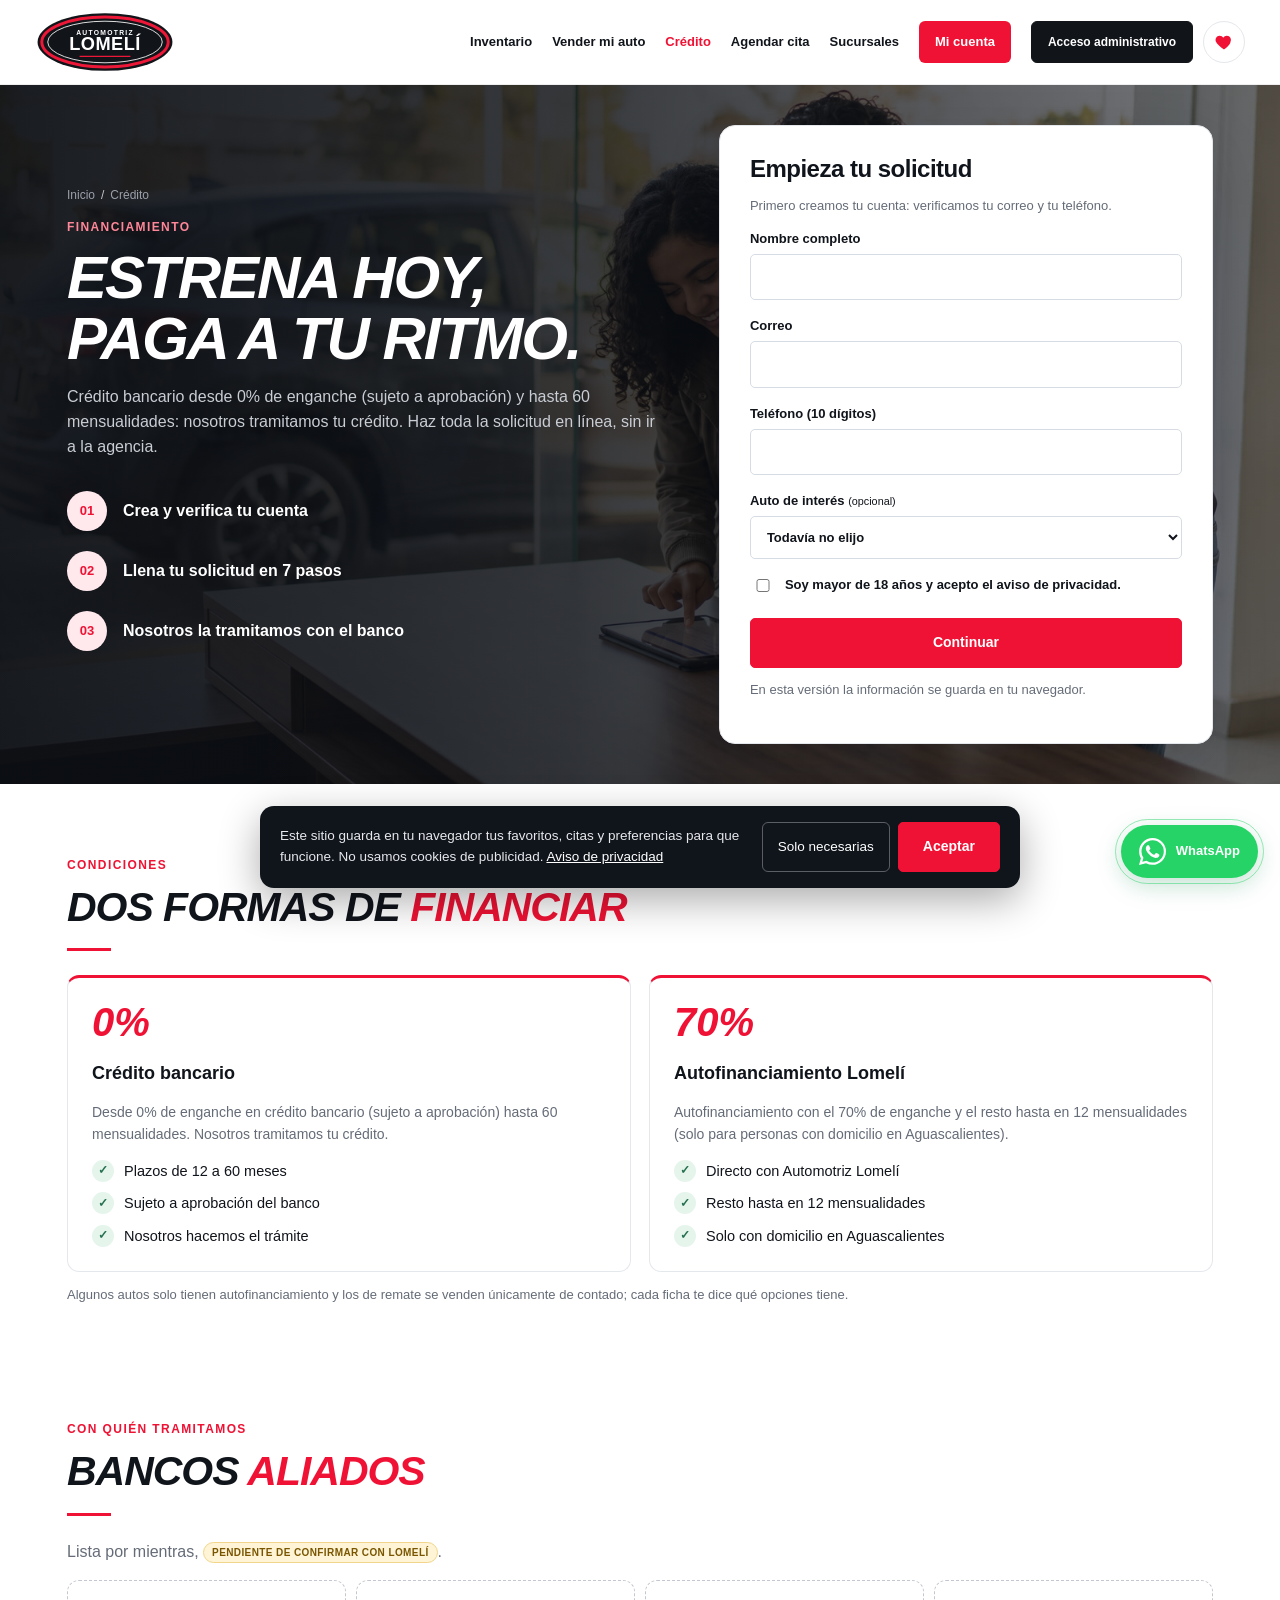
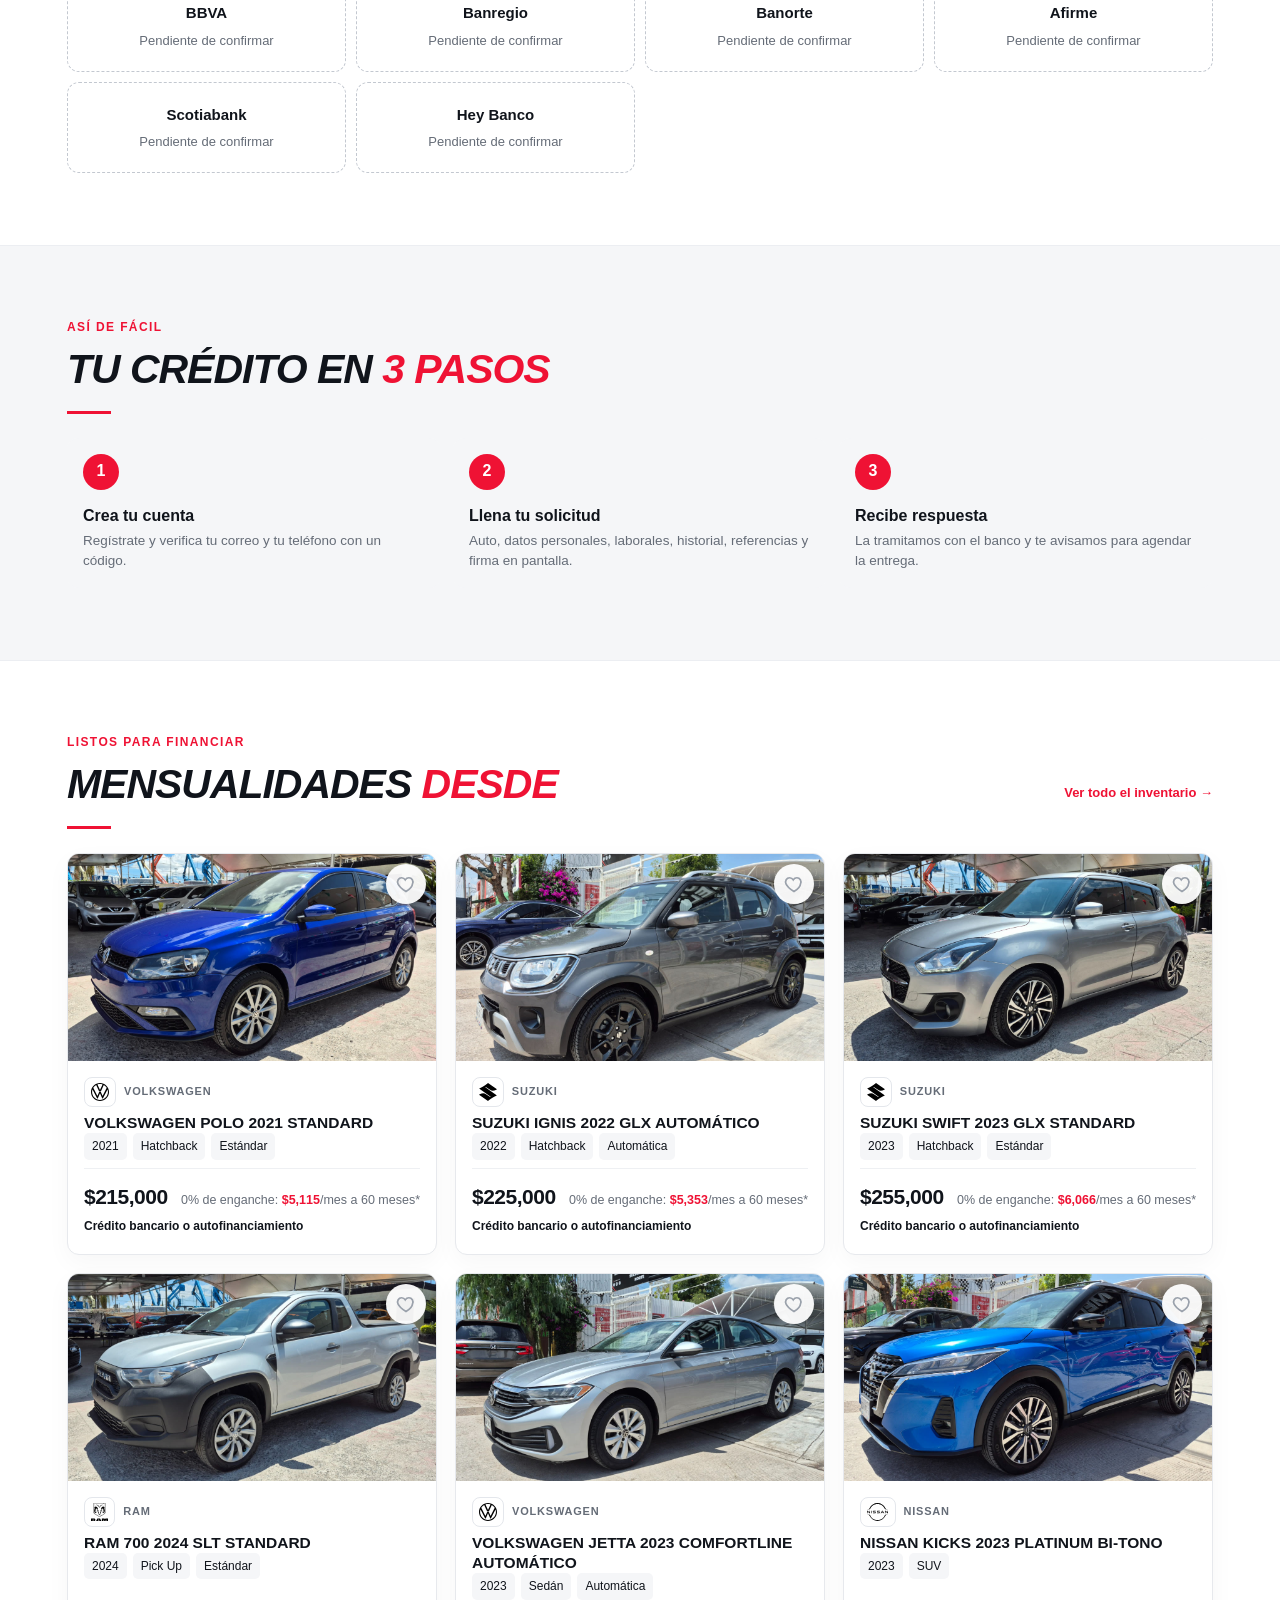
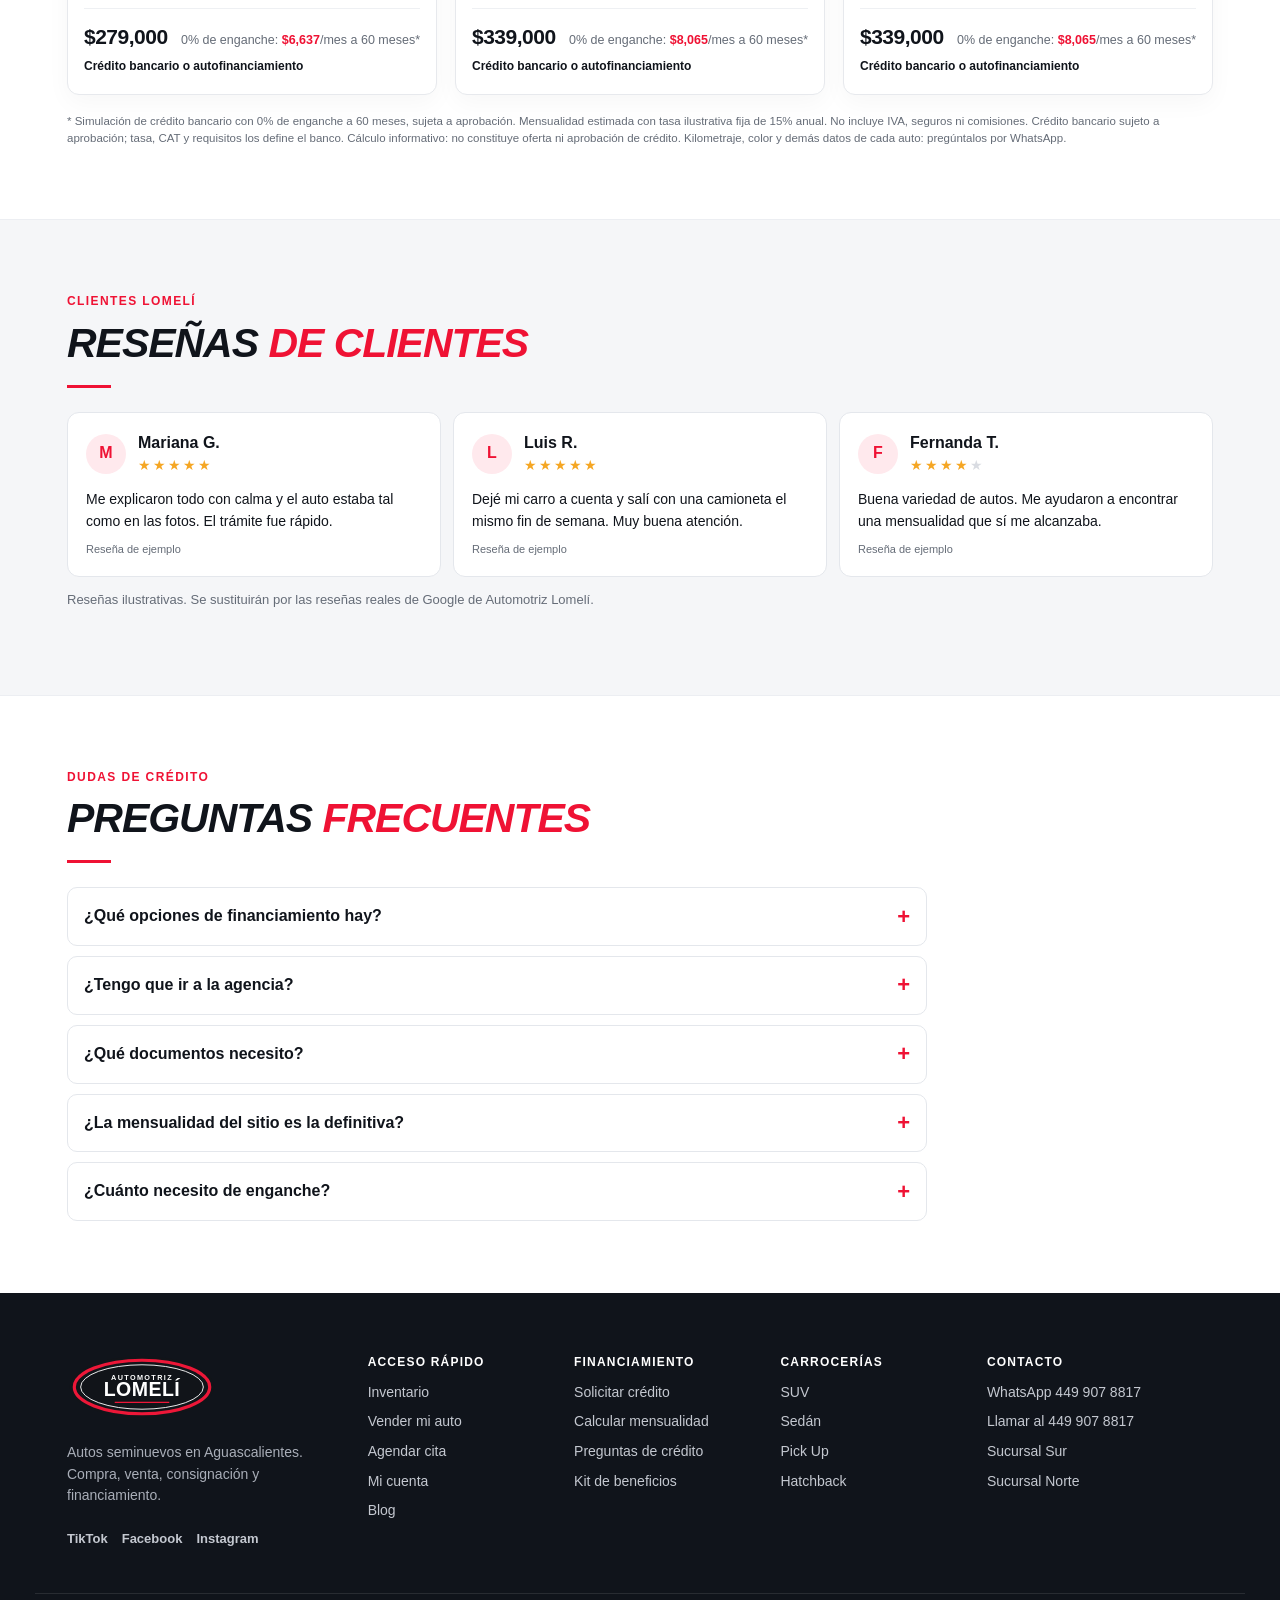
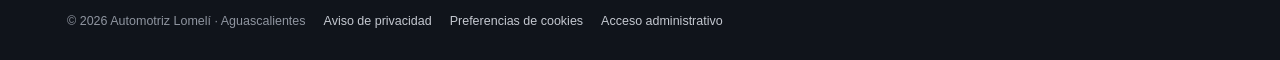
<file: credito.html>
<!doctype html><html lang="es"><head><meta charset="UTF-8"><meta name="viewport" content="width=device-width,initial-scale=1"><meta name="description" content="Crédito para tu auto seminuevo en Aguascalientes: desde 0% de enganche y hasta 60 meses, o autofinanciamiento. Solicitud en línea. Automotriz Lomelí."><title>Crédito automotriz | Automotriz Lomelí</title><link rel="icon" href="logo.svg"><link rel="stylesheet" href="style.css?v=16"><link rel="stylesheet" href="site.css?v=16"></head><body>
<main>
<section class="pageHero photoHero" style="--hero:url(credito.jpg)"><div class="section heroForm"><div><nav class="crumbs" aria-label="Ruta"><a href="index.html">Inicio</a><span>Crédito</span></nav><p class="eyebrow">FINANCIAMIENTO</p><h1>ESTRENA HOY,<br><em>PAGA A TU RITMO.</em></h1><p>Crédito bancario desde 0% de enganche (sujeto a aprobación) y hasta 60 mensualidades: nosotros tramitamos tu crédito. Haz toda la solicitud en línea, sin ir a la agencia.</p><div class="journey" style="color:#fff"><span><b>01</b> Crea y verifica tu cuenta</span><span><b>02</b> Llena tu solicitud en 7 pasos</span><span><b>03</b> Nosotros la tramitamos con el banco</span></div></div>
<div class="formCard" id="leadCard"><h2>Empieza tu solicitud</h2><p class="subtle">Primero creamos tu cuenta: verificamos tu correo y tu teléfono.</p><form id="leadForm" novalidate><label>Nombre completo<input name="name" required maxlength="80" autocomplete="name"></label><label>Correo<input name="email" type="email" required maxlength="120" autocomplete="email"></label><label>Teléfono (10 dígitos)<input name="phone" type="tel" inputmode="numeric" pattern="[0-9]{10}" maxlength="10" required autocomplete="tel"></label><label>Auto de interés <small>(opcional)</small><select name="car"></select></label><label class="checkLabel"><input type="checkbox" name="ok"> <span>Soy mayor de 18 años y acepto el <a href="privacidad.html" target="_blank">aviso de privacidad</a>.</span></label><p class="formError" role="alert"></p><button class="btn wide">Continuar</button><p class="subtle" style="margin-top:12px">En esta versión la información se guarda en tu navegador.</p></form><div id="leadDone" hidden></div></div></div></section>

<section class="section" id="condiciones"><p class="eyebrow">CONDICIONES</p><h2>DOS FORMAS DE <em>FINANCIAR</em></h2><div class="payWays two"><article><span class="payBig">0%</span><h3>Crédito bancario</h3><p data-term="bank"></p><ul class="includes"><li><span>Plazos de 12 a 60 meses</span></li><li><span>Sujeto a aprobación del banco</span></li><li><span>Nosotros hacemos el trámite</span></li></ul></article><article><span class="payBig">70%</span><h3>Autofinanciamiento Lomelí</h3><p data-term="autofin"></p><ul class="includes"><li><span>Directo con Automotriz Lomelí</span></li><li><span>Resto hasta en 12 mensualidades</span></li><li><span>Solo con domicilio en Aguascalientes</span></li></ul></article></div><p class="subtle">Algunos autos solo tienen autofinanciamiento y los de remate se venden únicamente de contado; cada ficha te dice qué opciones tiene.</p></section>

<section class="section tight"><p class="eyebrow">CON QUIÉN TRAMITAMOS</p><h2>BANCOS <em>ALIADOS</em></h2><p class="lead">Lista por mientras, <span class="pend">pendiente de confirmar con Lomelí</span>.</p><div class="lenders" id="banks"></div></section>

<section class="band"><div class="section"><p class="eyebrow">ASÍ DE FÁCIL</p><h2>TU CRÉDITO EN <em>3 PASOS</em></h2><ol class="steps3"><li><div><strong>Crea tu cuenta</strong><p>Regístrate y verifica tu correo y tu teléfono con un código.</p></div></li><li><div><strong>Llena tu solicitud</strong><p>Auto, datos personales, laborales, historial, referencias y firma en pantalla.</p></div></li><li><div><strong>Recibe respuesta</strong><p>La tramitamos con el banco y te avisamos para agendar la entrega.</p></div></li></ol></div></section>

<section class="section"><div class="sectionHead"><div><p class="eyebrow">LISTOS PARA FINANCIAR</p><h2>MENSUALIDADES <em>DESDE</em></h2></div><a class="textLink" href="inventario.html">Ver todo el inventario →</a></div><div class="vgrid" id="financeCars"></div><div id="legal"></div></section>

<section class="band"><div class="section"><p class="eyebrow">CLIENTES LOMELÍ</p><h2>RESEÑAS <em>DE CLIENTES</em></h2><div id="reviews"></div></div></section>
<section class="section" id="preguntas"><p class="eyebrow">DUDAS DE CRÉDITO</p><h2>PREGUNTAS <em>FRECUENTES</em></h2><div id="faqList"></div></section>
</main>
<script src="data.js?v=16"></script><script src="finance.js?v=16"></script><script src="common.js?v=16"></script><script src="admin.js?v=16"></script><script src="perfil.js?v=16"></script><script src="portal.js?v=16"></script><script src="credito.js?v=16"></script></body></html>
</file>
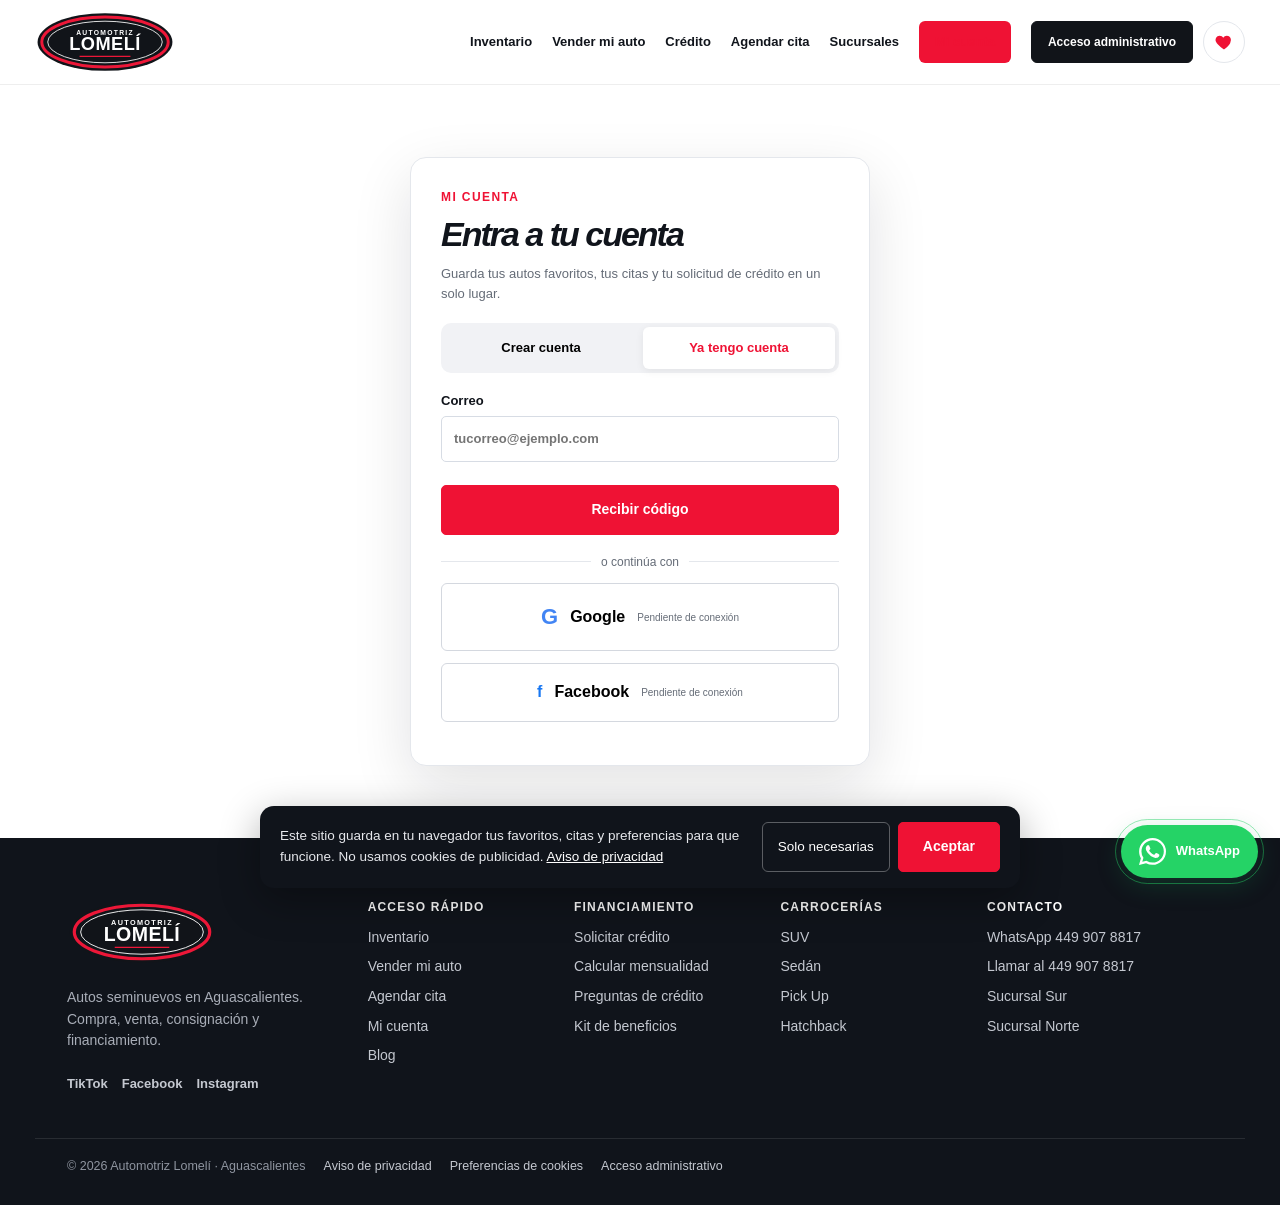
<file: cuenta.html>
<!doctype html><html lang="es"><head><meta charset="UTF-8"><meta name="viewport" content="width=device-width,initial-scale=1"><meta name="description" content="Tu cuenta en Automotriz Lomelí: solicitudes de crédito, autos favoritos, citas y alertas de precio."><title>Mi cuenta | Automotriz Lomelí</title><link rel="icon" href="logo.svg"><link rel="stylesheet" href="style.css?v=16"><link rel="stylesheet" href="site.css?v=16"></head><body>
<main><section class="section" id="accountRoot"></section></main>
<script src="data.js?v=16"></script><script src="finance.js?v=16"></script><script src="common.js?v=16"></script><script src="admin.js?v=16"></script><script src="perfil.js?v=16"></script><script src="portal.js?v=16"></script><script src="cuenta.js?v=16"></script></body></html>
</file>
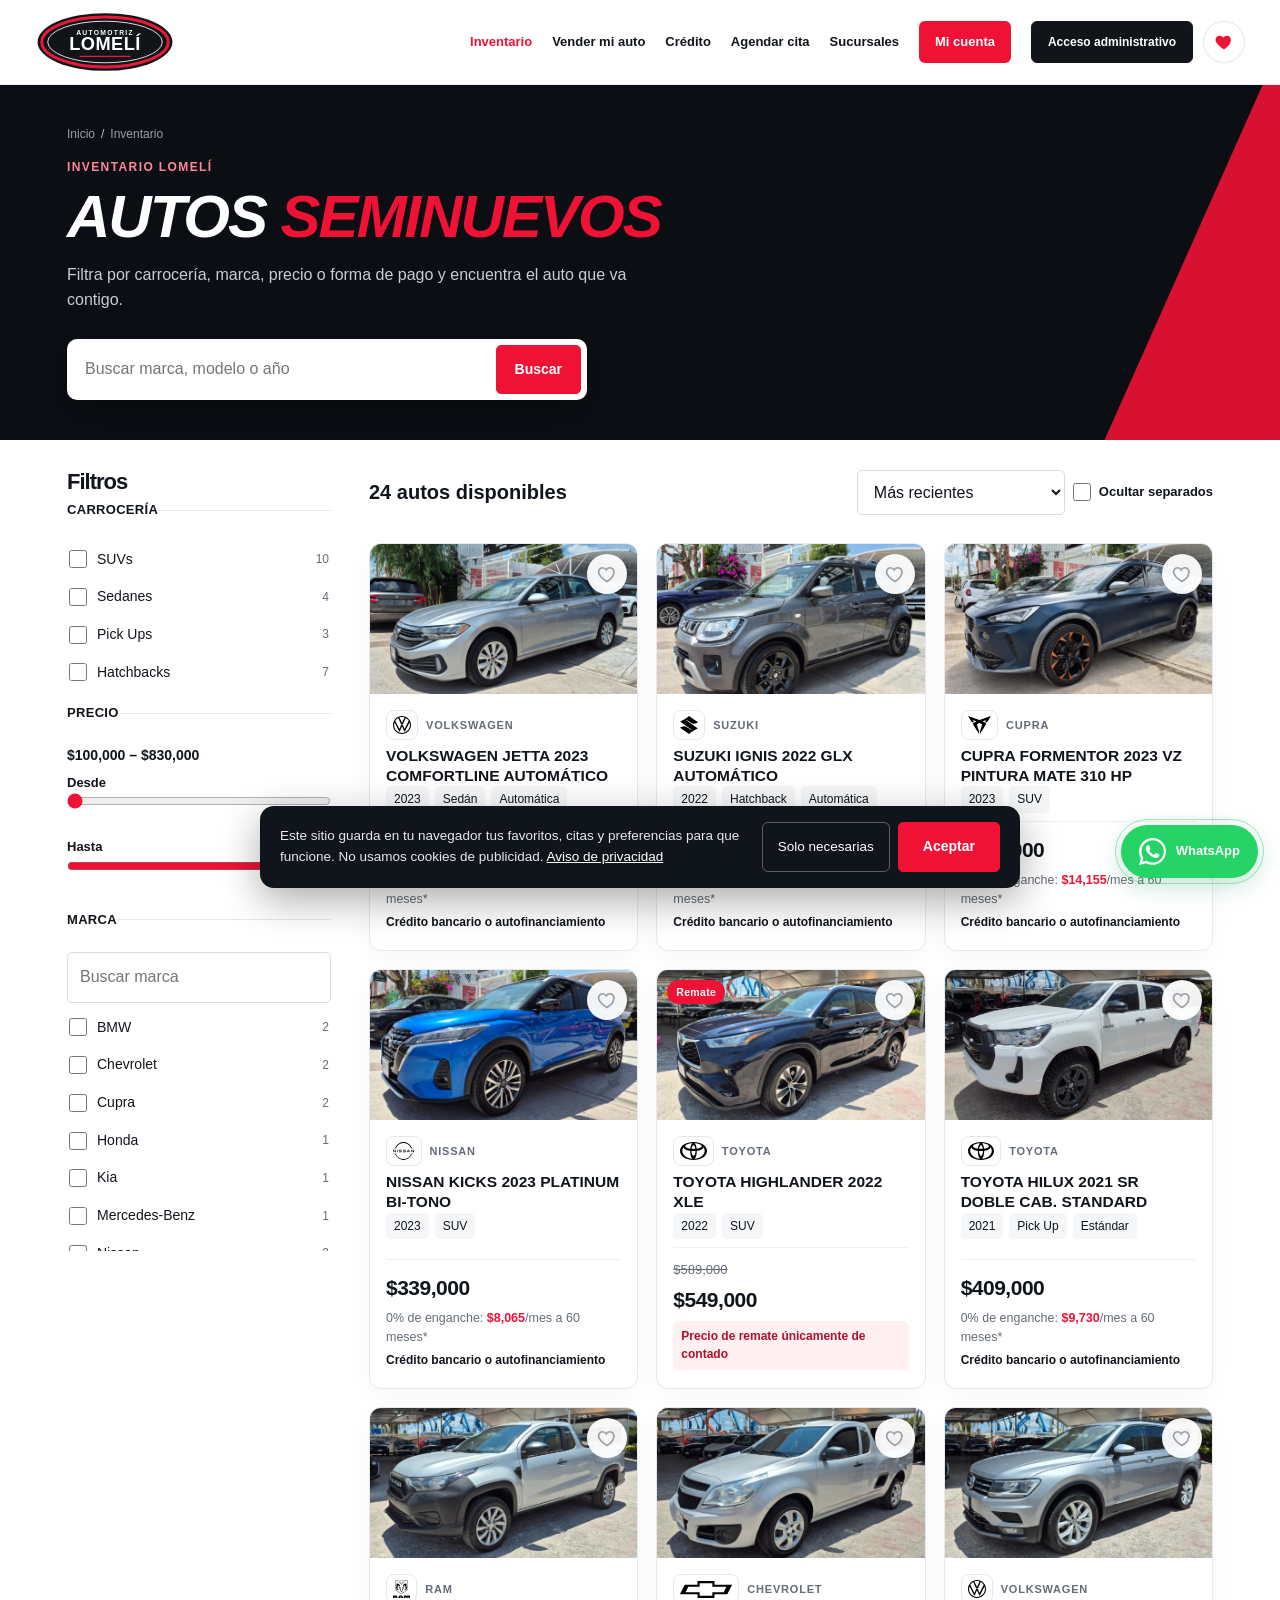
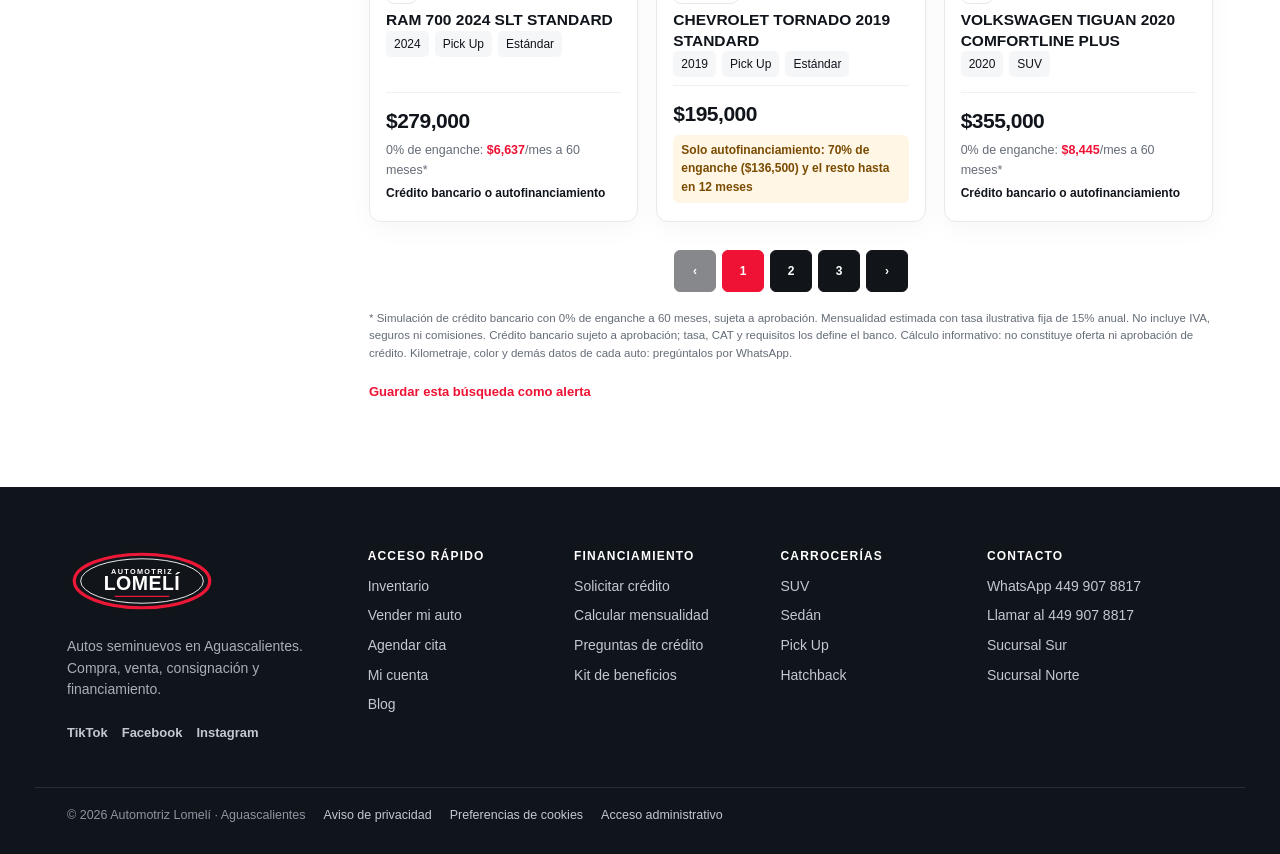
<file: inventario.html>
<!doctype html><html lang="es"><head><meta charset="UTF-8"><meta name="viewport" content="width=device-width,initial-scale=1"><meta name="description" content="Inventario de autos seminuevos en Aguascalientes: filtra por carrocería, marca, precio, año y sucursal. Automotriz Lomelí."><title>Inventario de autos seminuevos | Automotriz Lomelí</title><link rel="icon" href="logo.svg"><link rel="stylesheet" href="style.css?v=16"><link rel="stylesheet" href="site.css?v=16"></head><body>
<main>
<section class="pageHero"><div class="section"><nav class="crumbs" aria-label="Ruta"><a href="index.html">Inicio</a><span id="crumbTail">Inventario</span></nav><p class="eyebrow">INVENTARIO LOMELÍ</p><h1 id="invTitle">AUTOS <em>SEMINUEVOS</em></h1><p id="invLead">Filtra por carrocería, marca, precio o forma de pago y encuentra el auto que va contigo.</p><form class="heroSearch" id="invSearch" role="search"><input id="q" name="q" aria-label="Buscar por marca, modelo o año" placeholder="Buscar marca, modelo o año" autocomplete="off"><button class="btn">Buscar</button></form></div></section>
<section class="section tight"><div class="invLayout">
<aside class="filterPanel" id="filters" aria-label="Filtros"><div class="filterHead"><h2>Filtros</h2><button type="button" class="close" id="closeFilters" aria-label="Cerrar filtros" style="position:static">×</button></div><form class="filters side" id="filterForm"></form><div class="filterApply"><button type="button" id="clearAll">Limpiar</button><button type="button" class="btn" id="applyFilters">Ver autos</button></div></aside>
<div><div class="invTop"><h2 id="count" aria-live="polite"></h2><div class="invTools"><button type="button" id="openFilters" aria-controls="filters">Filtros <span id="filterNum"></span></button><select id="sort" aria-label="Ordenar"><option value="recientes">Más recientes</option><option value="precio-asc">Precio: menor a mayor</option><option value="precio-desc">Precio: mayor a menor</option><option value="anio">Año más reciente</option></select><label class="toggle"><input type="checkbox" id="hideSep"> Ocultar separados</label></div></div>
<div class="activeChips" id="chips"></div><div class="vgrid" id="results"></div><div class="emptyBox" id="empty" hidden><h3>No encontramos autos con esos filtros.</h3><p class="subtle">Quita algún filtro o déjanos tus datos para avisarte cuando llegue uno parecido.</p><div class="actions" style="justify-content:center"><button type="button" class="btn" id="emptyClear">Limpiar filtros</button><button type="button" id="saveSearch">Avisarme cuando llegue</button></div></div><nav class="pager" id="pager" aria-label="Páginas"></nav><div id="legal"></div><p class="subtle" style="margin-top:20px"><button type="button" class="textLink" id="saveSearch2" style="border:0;padding:0;background:none">Guardar esta búsqueda como alerta</button></p></div>
</div></section>
</main>
<script src="data.js?v=16"></script><script src="finance.js?v=16"></script><script src="common.js?v=16"></script><script src="admin.js?v=16"></script><script src="perfil.js?v=16"></script><script src="portal.js?v=16"></script><script src="inventario.js?v=16"></script></body></html>
</file>
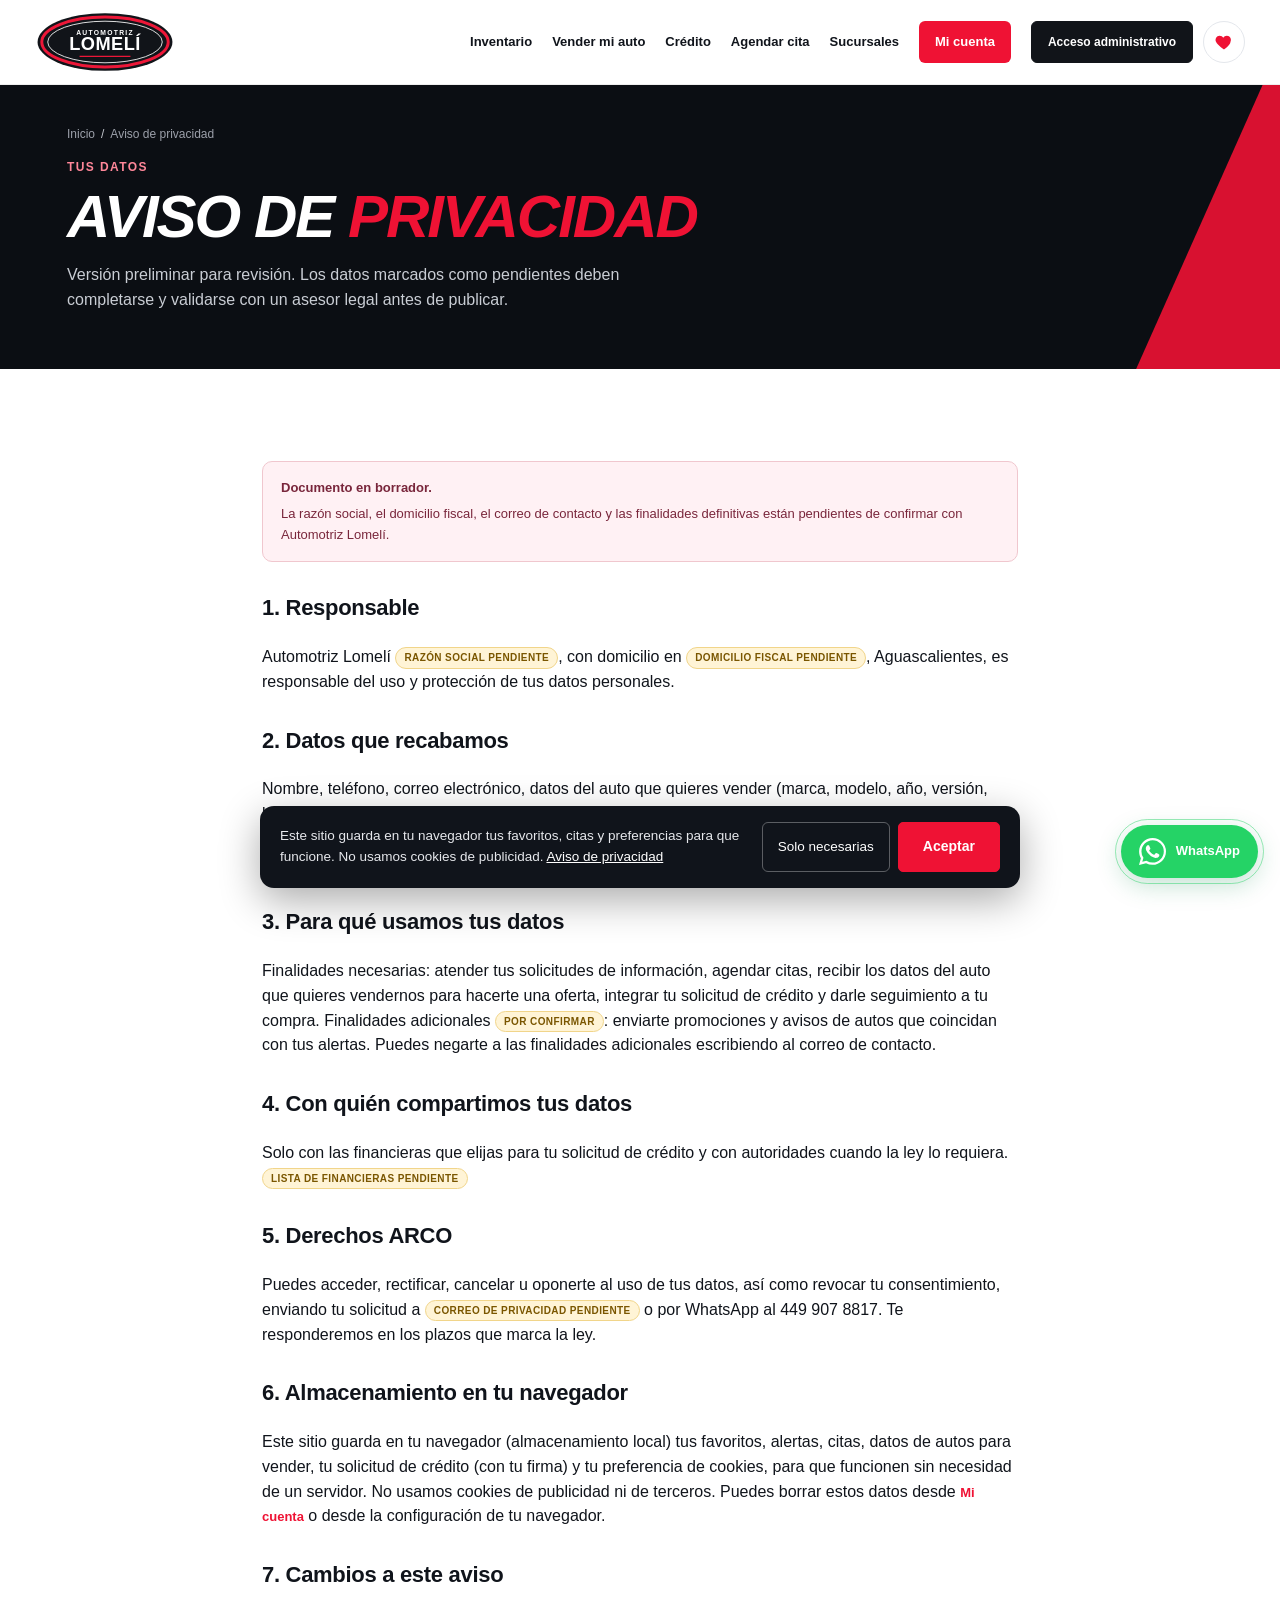
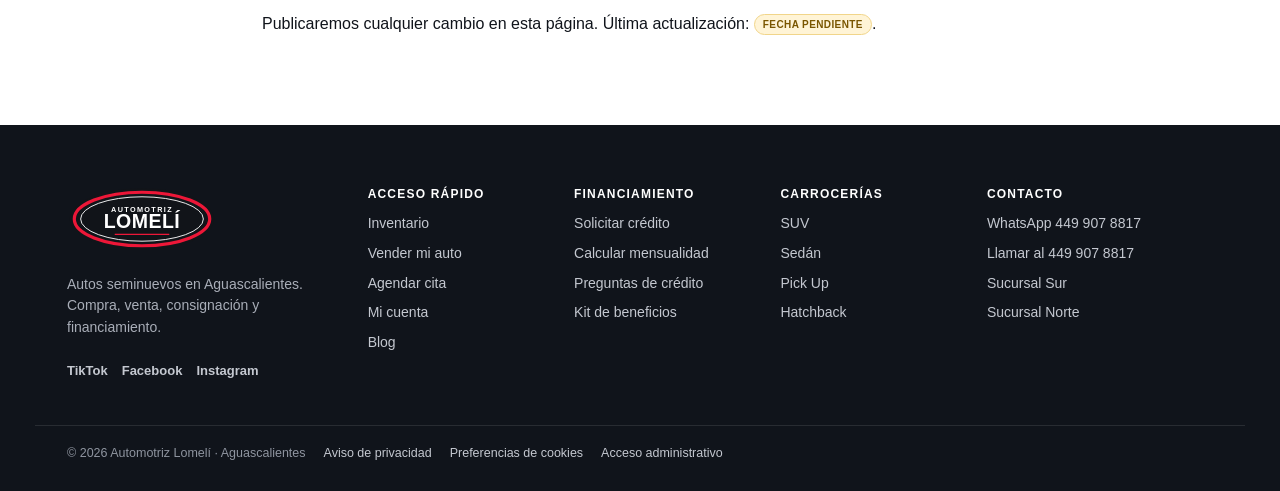
<file: privacidad.html>
<!doctype html><html lang="es"><head><meta charset="UTF-8"><meta name="viewport" content="width=device-width,initial-scale=1"><meta name="description" content="Aviso de privacidad de Automotriz Lomelí."><title>Aviso de privacidad | Automotriz Lomelí</title><link rel="icon" href="logo.svg"><link rel="stylesheet" href="style.css?v=16"><link rel="stylesheet" href="site.css?v=16"></head><body>
<main>
<section class="pageHero"><div class="section"><nav class="crumbs" aria-label="Ruta"><a href="index.html">Inicio</a><span>Aviso de privacidad</span></nav><p class="eyebrow">TUS DATOS</p><h1>AVISO DE <em>PRIVACIDAD</em></h1><p>Versión preliminar para revisión. Los datos marcados como pendientes deben completarse y validarse con un asesor legal antes de publicar.</p></div></section>
<section class="section privacy">
<div class="demoNotice"><strong>Documento en borrador.</strong><p>La razón social, el domicilio fiscal, el correo de contacto y las finalidades definitivas están pendientes de confirmar con Automotriz Lomelí.</p></div>
<h2>1. Responsable</h2><p>Automotriz Lomelí <span class="pend">Razón social pendiente</span>, con domicilio en <span class="pend">Domicilio fiscal pendiente</span>, Aguascalientes, es responsable del uso y protección de tus datos personales.</p>
<h2>2. Datos que recabamos</h2><p>Nombre, teléfono, correo electrónico, datos del auto que quieres vender (marca, modelo, año, versión, kilometraje, estado y fotos), preferencias de compra y, si solicitas financiamiento: RFC, fecha de nacimiento, estado civil, domicilio, datos laborales e ingresos, datos complementarios (vivienda, dependientes, estudios), datos de tres referencias personales y tu firma dibujada.</p>
<h2>3. Para qué usamos tus datos</h2><p>Finalidades necesarias: atender tus solicitudes de información, agendar citas, recibir los datos del auto que quieres vendernos para hacerte una oferta, integrar tu solicitud de crédito y darle seguimiento a tu compra. Finalidades adicionales <span class="pend">por confirmar</span>: enviarte promociones y avisos de autos que coincidan con tus alertas. Puedes negarte a las finalidades adicionales escribiendo al correo de contacto.</p>
<h2>4. Con quién compartimos tus datos</h2><p>Solo con las financieras que elijas para tu solicitud de crédito y con autoridades cuando la ley lo requiera. <span class="pend">Lista de financieras pendiente</span></p>
<h2>5. Derechos ARCO</h2><p>Puedes acceder, rectificar, cancelar u oponerte al uso de tus datos, así como revocar tu consentimiento, enviando tu solicitud a <span class="pend">correo de privacidad pendiente</span> o por WhatsApp al 449 907 8817. Te responderemos en los plazos que marca la ley.</p>
<h2>6. Almacenamiento en tu navegador</h2><p>Este sitio guarda en tu navegador (almacenamiento local) tus favoritos, alertas, citas, datos de autos para vender, tu solicitud de crédito (con tu firma) y tu preferencia de cookies, para que funcionen sin necesidad de un servidor. No usamos cookies de publicidad ni de terceros. Puedes borrar estos datos desde <a class="textLink" href="cuenta.html#perfil">Mi cuenta</a> o desde la configuración de tu navegador.</p>
<h2>7. Cambios a este aviso</h2><p>Publicaremos cualquier cambio en esta página. Última actualización: <span class="pend">Fecha pendiente</span>.</p>
</section>
</main>
<script src="data.js?v=16"></script><script src="finance.js?v=16"></script><script src="common.js?v=16"></script><script src="admin.js?v=16"></script><script src="perfil.js?v=16"></script><script src="portal.js?v=16"></script></body></html>
</file>
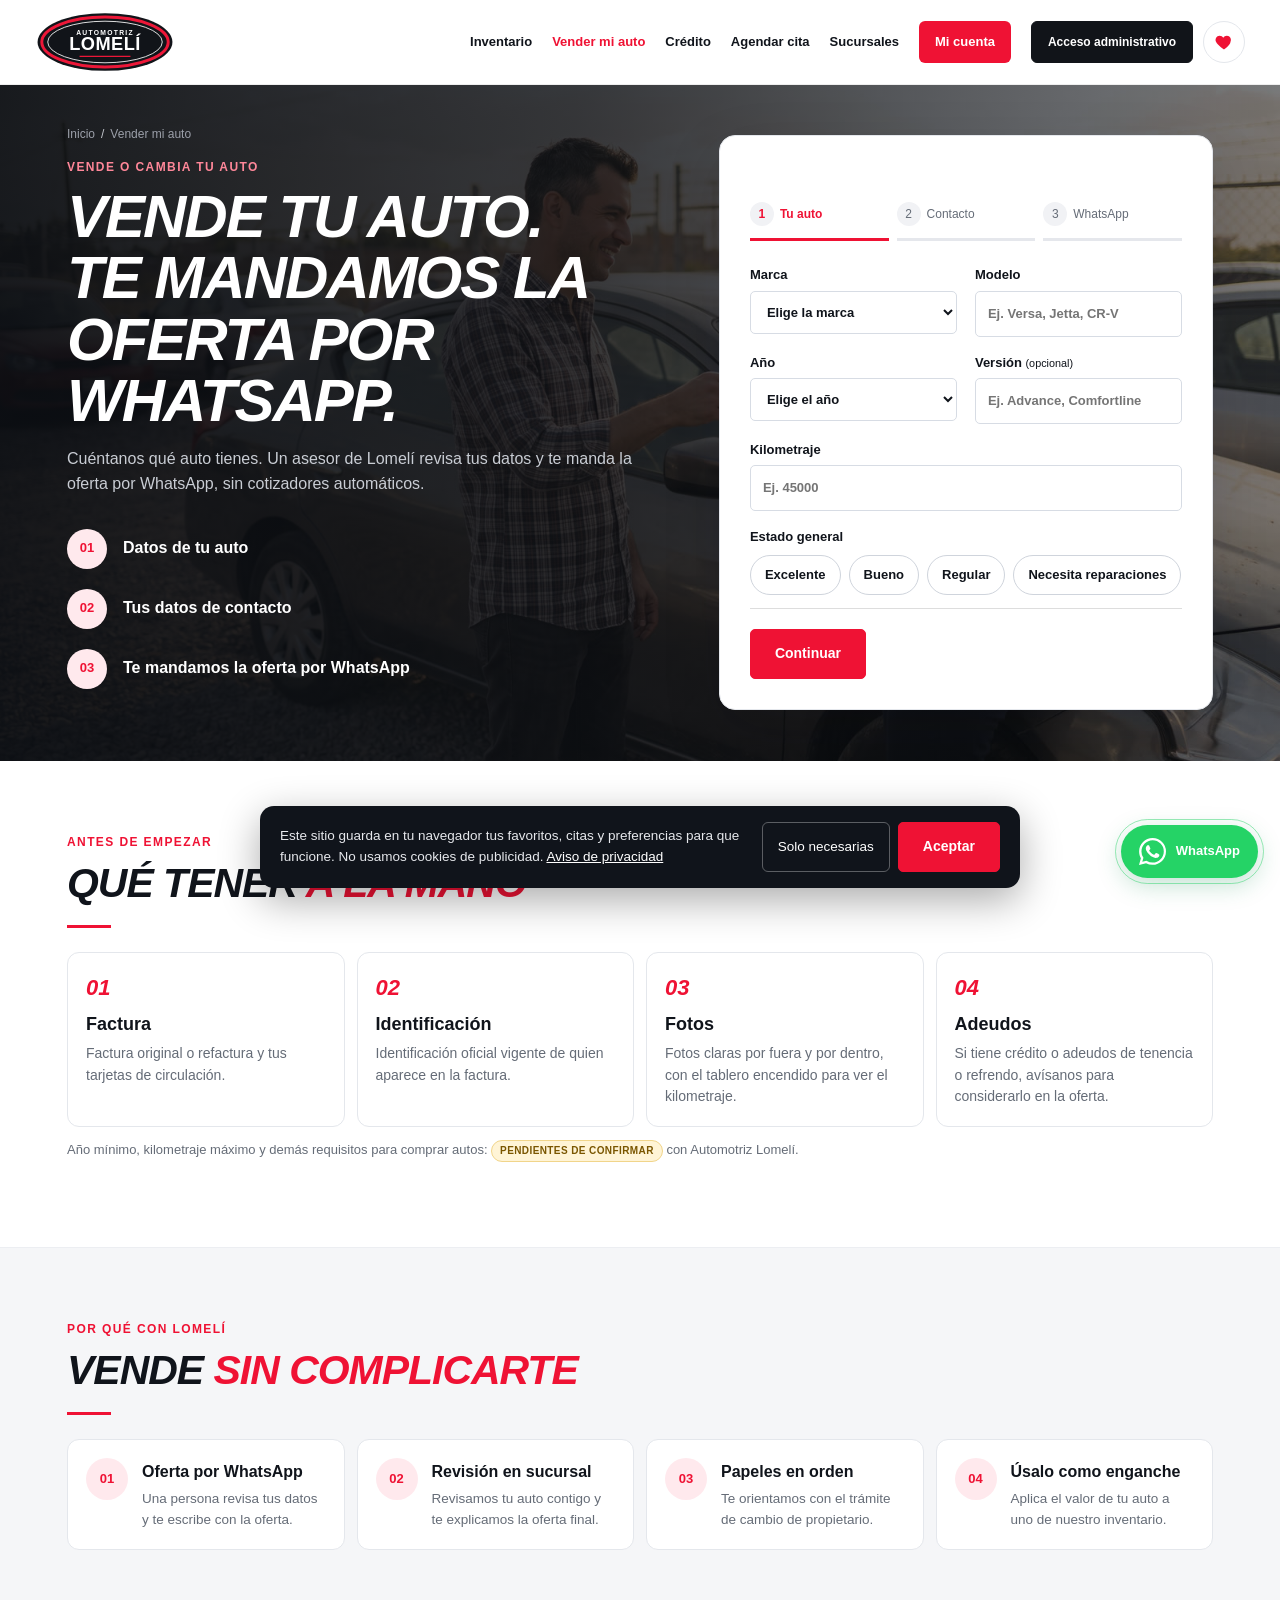
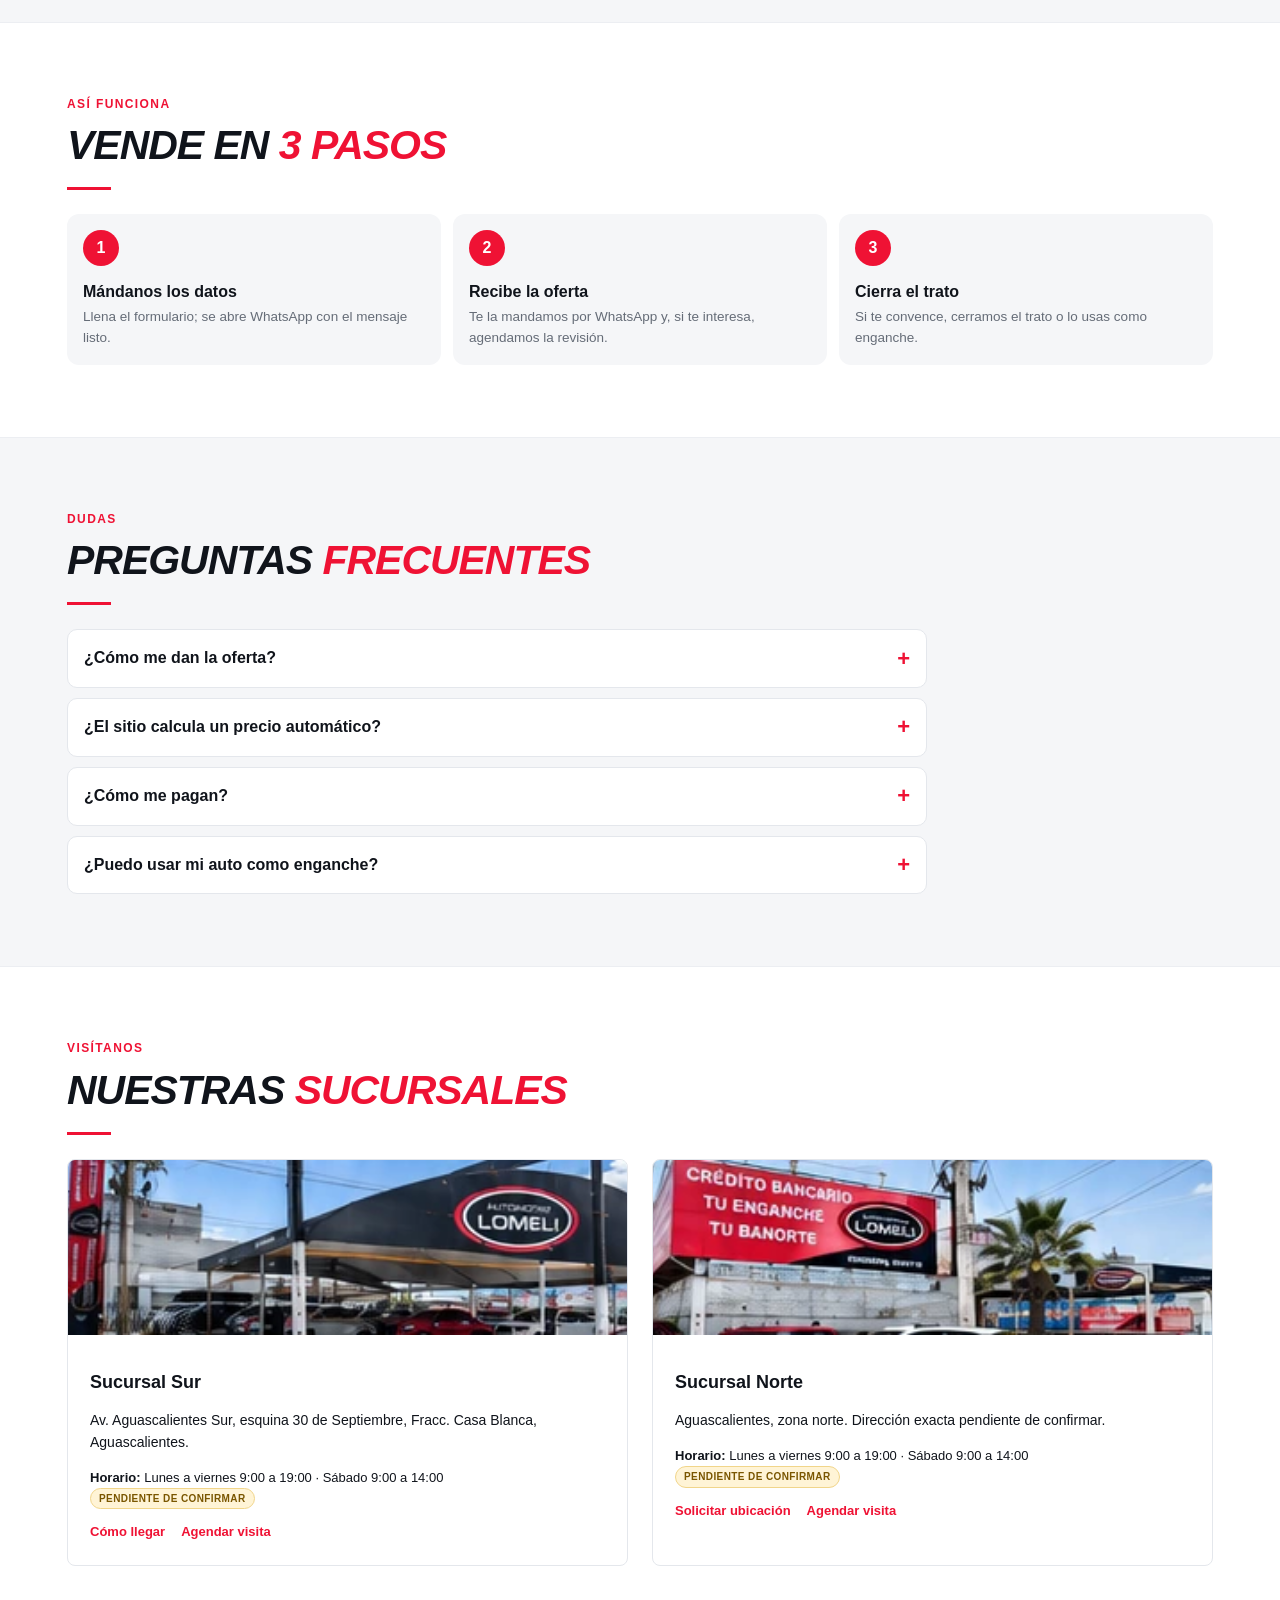
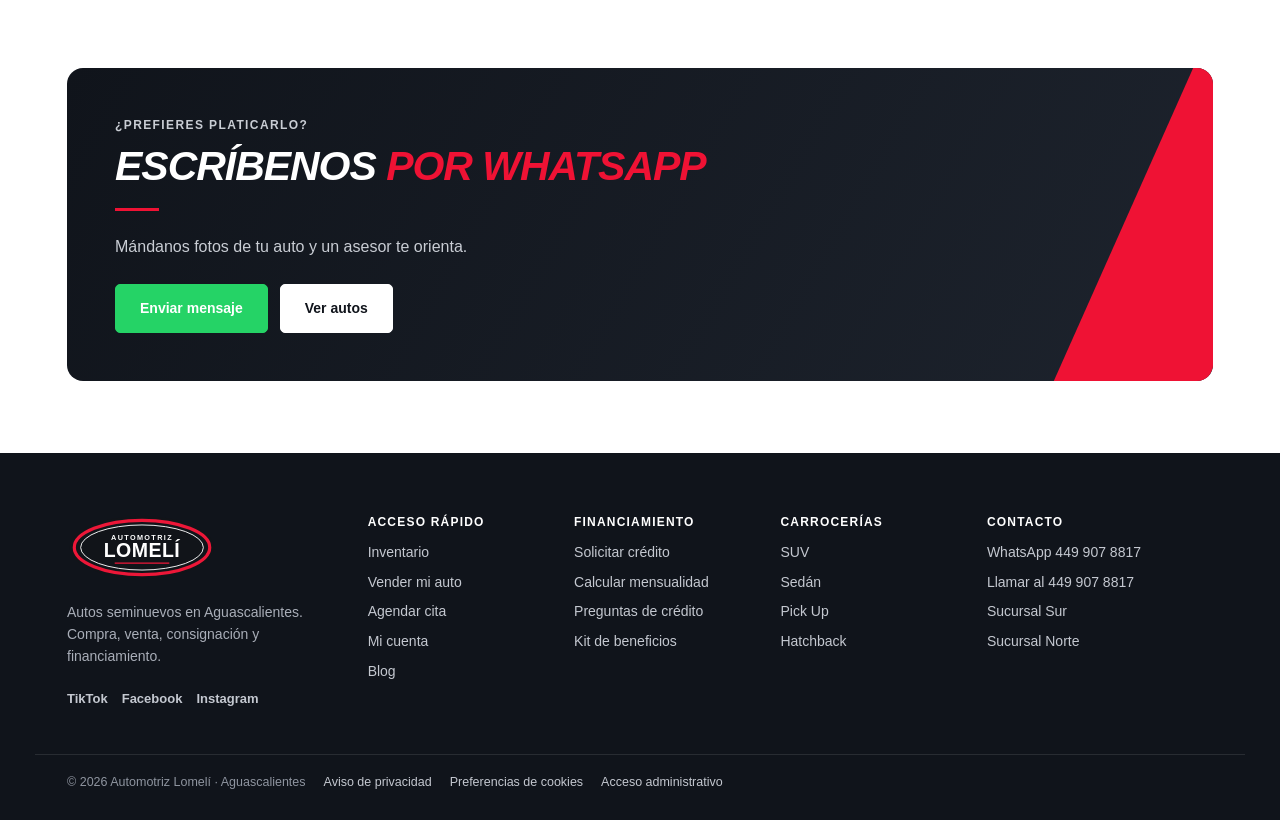
<file: vender.html>
<!doctype html><html lang="es"><head><meta charset="UTF-8"><meta name="viewport" content="width=device-width,initial-scale=1"><meta name="description" content="Vende tu auto en Aguascalientes: mándanos los datos y te enviamos la oferta por WhatsApp. Automotriz Lomelí."><title>Vende tu auto | Automotriz Lomelí</title><link rel="icon" href="logo.svg"><link rel="stylesheet" href="style.css?v=16"><link rel="stylesheet" href="site.css?v=16"></head><body>
<main>
<section class="pageHero photoHero" style="--hero:url(vender.jpg)"><div class="section heroForm"><div><nav class="crumbs" aria-label="Ruta"><a href="index.html">Inicio</a><span>Vender mi auto</span></nav><p class="eyebrow">VENDE O CAMBIA TU AUTO</p><h1>VENDE TU AUTO.<br><em>TE MANDAMOS LA OFERTA POR WHATSAPP.</em></h1><p>Cuéntanos qué auto tienes. Un asesor de Lomelí revisa tus datos y te manda la oferta por WhatsApp, sin cotizadores automáticos.</p><div class="journey" style="color:#fff"><span><b>01</b> Datos de tu auto</span><span><b>02</b> Tus datos de contacto</span><span><b>03</b> Te mandamos la oferta por WhatsApp</span></div></div>
<div class="formCard" id="sellCard"><div id="paraBox"></div><ol class="stepper three" id="sellSteps"><li class="active">Tu auto</li><li>Contacto</li><li>WhatsApp</li></ol><form id="sellForm" novalidate><fieldset data-s="0"><div class="formGrid"><label>Marca<select name="marca" required></select></label><label>Modelo<input name="modelo" required maxlength="60" placeholder="Ej. Versa, Jetta, CR-V"></label><label>Año<select name="year" required></select></label><label>Versión <small>(opcional)</small><input name="version" maxlength="60" placeholder="Ej. Advance, Comfortline"></label></div><label>Kilometraje<input name="km" type="number" inputmode="numeric" min="0" max="999999" required placeholder="Ej. 45000"></label><fieldset class="btnGroup"><legend>Estado general</legend><div class="chipRow"><label class="chipChoice"><input type="radio" name="estado" value="Excelente"><span>Excelente</span></label><label class="chipChoice"><input type="radio" name="estado" value="Bueno"><span>Bueno</span></label><label class="chipChoice"><input type="radio" name="estado" value="Regular"><span>Regular</span></label><label class="chipChoice"><input type="radio" name="estado" value="Necesita reparaciones"><span>Necesita reparaciones</span></label></div></fieldset></fieldset><fieldset data-s="1" hidden><div class="formGrid"><label>Nombre<input name="name" required maxlength="80" autocomplete="name"></label><label>Teléfono (10 dígitos)<input name="phone" type="tel" inputmode="numeric" pattern="[0-9]{10}" maxlength="10" required autocomplete="tel"></label></div><label>Fotos de tu auto <small>(opcional, hasta 6)</small><input name="fotos" type="file" accept="image/jpeg,image/png,image/webp" multiple></label><div class="photoEdit" id="sellPhotos"></div><p class="subtle">Las fotos se guardan como referencia para el asesor. Al abrir WhatsApp, adjúntalas también en el chat para que las vea completas.</p><label class="checkLabel"><input type="checkbox" name="ok"> <span>Acepto el <a href="privacidad.html" target="_blank">aviso de privacidad</a>.</span></label></fieldset><p class="formError" role="alert"></p><div class="applicationActions"><button type="button" id="sellBack" hidden>Anterior</button><button class="btn" id="sellNext">Continuar</button></div></form><div id="sellResult" hidden></div></div></div></section>

<section class="section"><p class="eyebrow">ANTES DE EMPEZAR</p><h2>QUÉ TENER <em>A LA MANO</em></h2><div class="reqGrid"><article><b>01</b><h3>Factura</h3><p>Factura original o refactura y tus tarjetas de circulación.</p></article><article><b>02</b><h3>Identificación</h3><p>Identificación oficial vigente de quien aparece en la factura.</p></article><article><b>03</b><h3>Fotos</h3><p>Fotos claras por fuera y por dentro, con el tablero encendido para ver el kilometraje.</p></article><article><b>04</b><h3>Adeudos</h3><p>Si tiene crédito o adeudos de tenencia o refrendo, avísanos para considerarlo en la oferta.</p></article></div><p class="subtle">Año mínimo, kilometraje máximo y demás requisitos para comprar autos: <span class="pend">pendientes de confirmar</span> con Automotriz Lomelí.</p></section>

<section class="band"><div class="section"><p class="eyebrow">POR QUÉ CON LOMELÍ</p><h2>VENDE <em>SIN COMPLICARTE</em></h2><div class="benefits"><article><b>01</b><div><h3>Oferta por WhatsApp</h3><p>Una persona revisa tus datos y te escribe con la oferta.</p></div></article><article><b>02</b><div><h3>Revisión en sucursal</h3><p>Revisamos tu auto contigo y te explicamos la oferta final.</p></div></article><article><b>03</b><div><h3>Papeles en orden</h3><p>Te orientamos con el trámite de cambio de propietario.</p></div></article><article><b>04</b><div><h3>Úsalo como enganche</h3><p>Aplica el valor de tu auto a uno de nuestro inventario.</p></div></article></div></div></section>

<section class="section"><p class="eyebrow">ASÍ FUNCIONA</p><h2>VENDE EN <em>3 PASOS</em></h2><ol class="steps3"><li><div><strong>Mándanos los datos</strong><p>Llena el formulario; se abre WhatsApp con el mensaje listo.</p></div></li><li><div><strong>Recibe la oferta</strong><p>Te la mandamos por WhatsApp y, si te interesa, agendamos la revisión.</p></div></li><li><div><strong>Cierra el trato</strong><p>Si te convence, cerramos el trato o lo usas como enganche.</p></div></li></ol></section>

<section class="band"><div class="section"><p class="eyebrow">DUDAS</p><h2>PREGUNTAS <em>FRECUENTES</em></h2><div id="sellFaq"></div></div></section>
<section class="section"><p class="eyebrow">VISÍTANOS</p><h2>NUESTRAS <em>SUCURSALES</em></h2><div id="branchList"></div></section>
<section class="section tight"><div class="ctaFinal"><p class="eyebrow">¿PREFIERES PLATICARLO?</p><h2>ESCRÍBENOS <em>POR WHATSAPP</em></h2><p>Mándanos fotos de tu auto y un asesor te orienta.</p><div class="actions"><a class="btn waBtn wa" data-message="Hola, quiero vender mi auto. Les comparto los datos y fotos.">Enviar mensaje</a><a class="btn light" href="inventario.html">Ver autos</a></div></div></section>
</main>
<script src="data.js?v=16"></script><script src="finance.js?v=16"></script><script src="common.js?v=16"></script><script src="admin.js?v=16"></script><script src="perfil.js?v=16"></script><script src="portal.js?v=16"></script><script src="vender.js?v=16"></script></body></html>
</file>
<file: style.css>
:root{--red:#ef1234;--ink:#10141b;--muted:#656c77}*{box-sizing:border-box}html{scroll-behavior:smooth;scroll-padding-top:90px}body{margin:0;font:16px/1.55 Arial,Helvetica,sans-serif;color:var(--ink);background:#fff}a{color:inherit;text-decoration:none;cursor:pointer}button,input,select,textarea{font:inherit}button{cursor:pointer;border:1px solid #d4d8df;background:white;padding:10px 15px;border-radius:6px}a:focus-visible,button:focus-visible{outline:3px solid #ff8799;outline-offset:4px}header{display:flex;align-items:center;justify-content:space-between;padding:14px 5%;background:#fff;border-bottom:1px solid #eee;position:relative;z-index:5}.brand img{width:125px}nav{display:flex;gap:25px;align-items:center;font-size:13px;font-weight:700}nav a:hover,.textLink{color:var(--red)}#menu{display:none}.wrap{max-width:1210px;margin:auto;padding:72px 32px}.hero{min-height:580px;background:linear-gradient(90deg,#080b10 5%,#080b10de 30%,#080b1020 80%),url('hero.webp') center right/cover;color:white;position:relative;display:flex;align-items:center}.heroContent{padding:65px max(5%,calc((100vw - 1146px)/2));width:100%}.eyebrow{font-size:12px;font-weight:800;letter-spacing:1.4px;color:var(--red);margin:0 0 10px}.hero .eyebrow{color:white}h1{font-size:clamp(40px,5.5vw,78px);line-height:1.02;letter-spacing:-2px;font-weight:900;font-style:italic;margin:20px 0}h1 em{color:white}h2{font-size:clamp(27px,3.2vw,42px);line-height:1.12;font-style:italic;letter-spacing:-1px;margin:0 0 24px}h2 em{color:var(--red)}h3{font-size:18px;margin:12px 0 8px}.btn{display:inline-flex;background:var(--red);color:white;border:1px solid var(--red);padding:13px 24px;border-radius:5px;font-weight:700;font-size:14px;align-items:center;justify-content:center}.outline{background:#ffffff10;border-color:#ffffff80}.actions{display:flex;gap:12px;flex-wrap:wrap;margin-top:24px}.heroNote{position:absolute;bottom:14px;right:22px;font-size:10px;color:#eee}.trust{display:grid;grid-template-columns:repeat(4,1fr);padding-top:27px;padding-bottom:27px;background:#f5f6f8;text-align:center;font-size:13px;font-weight:700}.trust span+span{border-left:1px solid #d6d9df}.sectionHead{display:flex;justify-content:space-between;align-items:center;gap:24px}.textLink{font-size:13px;font-weight:700}.subtle{font-size:13px;color:var(--muted)}.filters{display:flex;gap:14px;margin:24px 0}.filters input{flex:1}.cars{display:grid;grid-template-columns:repeat(3,1fr);gap:22px}.car{border:1px solid #e7e9ed;border-radius:8px;overflow:hidden;box-shadow:0 5px 18px #10141b09;transition:transform .2s}.car:hover{transform:translateY(-4px)}.car img{width:100%;aspect-ratio:1.9;object-fit:cover;display:block}.carBody{padding:18px}.car h3{margin:0;font-size:16px}.carMeta{color:var(--muted);font-size:13px}.price{font-size:22px;font-weight:800}.carBottom{display:flex;align-items:center;justify-content:space-between}.tag{font-size:10px;letter-spacing:.6px;text-transform:uppercase;color:var(--red)}.socialSection{background:linear-gradient(120deg,#f3f5f8,#e8edf4)}.social{display:grid;grid-template-columns:1fr 1fr;gap:65px;align-items:center}.social p{max-width:420px}.socialLinks{display:flex;gap:18px;margin:25px 0;font-size:14px;font-weight:700}.socialArt img{width:100%;display:block;border-radius:14px}.socialArt span{font-size:11px;color:var(--muted)}.services{display:grid;grid-template-columns:repeat(4,1fr);gap:18px}.services article{background:#f7f8fa;border:1px solid #eceef2;padding:24px;border-radius:7px}.services b{font-size:32px;color:var(--red)}.services p{font-size:14px;color:var(--muted)}.branches{display:grid;grid-template-columns:1fr 1fr;gap:24px}.branches article{border:1px solid #e4e7ec;border-radius:8px;overflow:hidden}.branches img{width:100%;aspect-ratio:3.2;object-fit:cover;display:block}.branches article>div{padding:22px}.branches p{font-size:14px}.contactSection{background:#f1f3f7}.contact{display:grid;grid-template-columns:.8fr 1.2fr;gap:60px}form{background:white;padding:28px;border-radius:9px}label{display:block;font-size:13px;font-weight:700;margin-bottom:16px}input,select,textarea{width:100%;border:1px solid #d7dce4;border-radius:5px;padding:12px;color:var(--ink);background:white;margin-top:5px;min-width:0}textarea{min-height:90px;resize:vertical}.formGrid{display:grid;grid-template-columns:1fr 1fr;gap:0 18px}footer{display:grid;grid-template-columns:1.4fr 1fr 1fr;gap:36px;font-size:13px}footer img{width:125px}footer a{display:block;margin:10px 0}.floating{position:fixed;right:22px;bottom:22px;border-radius:30px;background:#128c50;color:white;padding:12px 22px;box-shadow:0 4px 20px #0002;font-weight:700;font-size:13px;z-index:6}dialog{width:min(650px,94vw);max-height:88dvh;border:0;border-radius:12px;padding:34px;color:var(--ink);box-shadow:0 20px 100px #0004}dialog::backdrop{background:#080b10b0}#panel{width:min(980px,95vw)}dialog h2{font-style:normal;font-size:27px;padding-right:25px}.close{position:absolute;right:14px;top:10px;border:0;font-size:25px}.adminRow{display:flex;gap:15px;align-items:center;justify-content:space-between;border-bottom:1px solid #ddd;padding:16px 0}.adminRow>div:first-child{flex:1}.adminRow .actions{margin:0;gap:6px}.adminRow button{font-size:12px;padding:7px 10px}#editForm{margin-top:20px;background:#f6f7f9}#detailContent img{width:100%;border-radius:7px}#loginError,#saveError{color:#c00024;font-size:13px}[hidden]{display:none!important}@media(max-width:900px){nav{gap:14px;font-size:12px}.services{grid-template-columns:1fr 1fr}.social{gap:25px}.contact{gap:25px}}@media(max-width:700px){header{flex-wrap:wrap}#menu{display:block}nav{display:none;width:100%;padding:20px 0;flex-direction:column;align-items:stretch;gap:0}nav.open{display:flex}nav a{padding:12px}nav button{text-align:left}.wrap{padding:48px 20px}.hero{min-height:570px;background-position:65% center}.heroContent{padding:55px 22px;background:#080b1060}.hero p{font-size:14px}.heroNote{font-size:9px;left:22px}.trust{grid-template-columns:1fr 1fr;gap:18px;padding:22px}.trust span+span{border:0}.sectionHead{display:block}.cars,.social,.branches,.contact{grid-template-columns:1fr}.cars{gap:20px}.car img{aspect-ratio:1.9}.socialArt{max-width:450px}.services{gap:12px}.services article{padding:17px}.services h3{font-size:16px}.formGrid{grid-template-columns:1fr}.contact form{padding:20px}footer{grid-template-columns:1fr 1fr}footer>div:first-child{grid-column:1/-1}dialog{padding:28px 20px}.adminRow{flex-wrap:wrap}.adminRow .actions{width:100%}.floating{bottom:15px;right:15px}}@media(prefers-reduced-motion:reduce){html{scroll-behavior:auto}.car{transition:none}}
/* Refined visual identity and motion */
header{padding-top:10px;padding-bottom:10px}.brand img{width:152px;height:69px;display:block}nav button{background:#111419;color:#fff;border-color:#111419;font-size:12px;padding:11px 16px}nav a{position:relative}nav a::after{content:'';position:absolute;height:2px;left:0;right:100%;bottom:-7px;background:var(--red);transition:right .25s}nav a:hover::after{right:0}.hero{min-height:650px}.heroContent{animation:heroEnter .9s ease-out both}.heroKicker{display:flex;align-items:center;gap:12px;font-size:10px;letter-spacing:2px;font-weight:700;margin-bottom:36px;color:#ccc}.heroKicker i{width:25px;height:2px;background:var(--red)}.hero h1{margin-top:18px}.hero h1 em{position:relative}.hero h1 em::after{content:'';display:block;width:95px;height:5px;background:var(--red);margin-top:20px;animation:lineEnter 1.1s ease-out both}.hero .eyebrow{font-size:11px;letter-spacing:1.3px;color:#dedee1}.hero p:not(.eyebrow){color:#d5d7dd}.hero .actions{margin-top:28px}.btn,button,.socialLinks a,.videoFooter{transition:background .22s,box-shadow .22s,transform .22s}.btn:hover{background:#cf0626;border-color:#cf0626;box-shadow:0 6px 18px #ef123429;transform:translateY(-2px)}.outline:hover{background:#fff;color:#111;border-color:#fff}.trust{background:#10141b;color:white;border-bottom:3px solid var(--red);padding-top:28px;padding-bottom:28px}.trust b{display:block;color:#f33753;font-size:11px;letter-spacing:2px;margin-bottom:5px}.trust span+span{border-color:#ffffff20}.sectionHead h2{max-width:700px}h2::after{content:'';display:block;width:44px;height:3px;background:var(--red);margin-top:18px}.filters input:focus,select:focus,textarea:focus,input:focus{outline:2px solid #ef123430;border-color:var(--red)}.car{box-shadow:0 8px 25px #10141b09;transition:transform .3s,box-shadow .3s;border-radius:10px}.car:hover{box-shadow:0 15px 35px #10141b19;transform:translateY(-6px)}.car>img{transition:filter .3s}.car:hover>img{filter:brightness(1.07)}.carBottom button{border:0;color:var(--red);font-weight:700;background:#fff0f2}.carBottom button:hover{background:var(--red);color:white}.carBody{padding:22px}.socialSection{position:relative;overflow:hidden;background:linear-gradient(125deg,#f0f2f6,#fafafa)}.socialSection::before{content:'';position:absolute;width:240px;height:700px;right:-180px;top:-40px;transform:rotate(24deg);background:var(--red)}.social{position:relative;grid-template-columns:1fr .85fr;gap:90px}.socialLinks{flex-wrap:wrap;gap:10px}.socialLinks a{border:1px solid #d4d7de;border-radius:30px;padding:9px 16px;background:#fff}.socialLinks a:hover{color:var(--red);border-color:var(--red);transform:translateY(-2px)}.videoFeature{max-width:430px;width:100%;margin:auto;background:#0d1016;color:white;border-radius:18px;padding:12px;box-shadow:0 25px 60px #10141b25;transform:rotate(2deg);transition:transform .4s}.videoFeature:hover{transform:rotate(0)}.videoHeading{display:flex;justify-content:space-between;align-items:center;padding:10px 10px 18px;font-size:11px;color:#c9cbd2}.videoMark{font-weight:900;font-size:18px;color:#fff;text-shadow:-1px 0 #25f4ee,1px 0 #fe2c55}.videoStage{position:relative;aspect-ratio:4/5;overflow:hidden;border-radius:10px}.videoStage>img{width:100%;height:100%;object-fit:cover;object-position:48% center;filter:brightness(.8)}.videoShade{position:absolute;inset:0;background:linear-gradient(0deg,#0d1016 3%,#0d101620 90%)}.videoCaption{position:absolute;left:24px;bottom:48px;right:24px}.videoCaption .eyebrow{color:#ff4663;font-size:10px}.videoCaption h3{font-size:36px;line-height:1.05;letter-spacing:-1px;font-style:italic;font-weight:900;margin:15px 0}.videoCaption p{font-size:13px;color:#ddd}.videoLabel{position:absolute;bottom:18px;left:24px;font-size:8px;letter-spacing:1.6px;color:#b9bcc4}.videoFooter{display:block;text-align:center;font-size:13px;font-weight:700;padding:17px 8px 8px}.videoFooter:hover{color:#ff4663}.services article{transition:transform .3s,box-shadow .3s;background:white;box-shadow:0 5px 20px #10141b08;border-top:3px solid #ef1234}.services article:hover{transform:translateY(-5px);box-shadow:0 12px 30px #10141b15}.services b{font-size:27px;font-style:italic}.branches article{transition:box-shadow .3s}.branches article:hover{box-shadow:0 12px 30px #10141b12}.contactSection{background:linear-gradient(130deg,#e9edf4,#f8f9fb)}.contact form{box-shadow:0 10px 35px #10141b0a}.contact>div> a{font-size:22px;font-weight:800;color:var(--red)}footer img{width:160px}footer{border-top:1px solid #eee}.reveal{opacity:0;transform:translateY(24px);transition:opacity .7s ease,transform .7s ease}.reveal.visible{opacity:1;transform:none}@keyframes heroEnter{from{opacity:0;transform:translateY(24px)}to{opacity:1;transform:none}}@keyframes lineEnter{from{width:0}to{width:95px}}@media(max-width:700px){.brand img{width:133px;height:61px}.hero{min-height:590px}.heroKicker{font-size:8px;letter-spacing:1.4px;margin-bottom:30px}.social{grid-template-columns:1fr;gap:35px}.videoFeature{max-width:350px;transform:none}.videoCaption h3{font-size:30px}.trust{padding:25px 18px}.heroNote{max-width:85%}.services article{border-radius:8px}.heroContent{padding-top:45px;padding-bottom:65px}.reveal{transform:translateY(16px)}}@media(prefers-reduced-motion:reduce){*,*::before,*::after{animation:none!important;transition:none!important}.reveal{opacity:1;transform:none}.videoFeature{transform:none}}
/* Keep the original image within a deliberate frame instead of enlarging it across the screen. */
.hero{background:#0b0e13;overflow:hidden;min-height:640px;isolation:isolate}.hero::before{content:'';position:absolute;width:420px;height:420px;background:radial-gradient(circle,#ef123420,transparent 68%);right:0;bottom:-170px;z-index:-1}.heroContent{position:relative;width:49%;padding:60px 0 70px max(5%,calc((100vw - 1146px)/2));z-index:2}.hero h1{font-size:clamp(38px,4.7vw,66px)}.heroVisual{position:absolute;right:4%;width:48%;max-width:690px;top:50%;transform:translateY(-50%);border-radius:16px;overflow:hidden;box-shadow:0 24px 75px #0008;border:1px solid #ffffff15;animation:imageEnter 1s ease-out both}.heroVisual img{width:100%;display:block;aspect-ratio:1.62;object-fit:contain;background:#171b22}.heroVisualLabel{display:block;background:#161a21;color:#d5d7dd;padding:18px 22px;font-size:10px;font-weight:700;letter-spacing:2.4px;border-left:3px solid var(--red)}.heroNote{font-size:9px;color:#9ca0aa;right:5%;bottom:20px}.socialLinks a{display:inline-flex;gap:9px;align-items:center;border:0;color:white;box-shadow:0 5px 15px #0001}.socialLinks svg{width:18px;height:18px;flex-shrink:0}.socialLinks a.facebook{background:#1877f2}.socialLinks a.instagram{background:linear-gradient(125deg,#feda75,#fa7e1e 15%,#d62976 55%,#962fbf 80%,#4f5bd5)}.socialLinks a.tiktok{background:#111;box-shadow:-2px 2px 0 #25f4ee,2px -2px 0 #fe2c55}.socialLinks a:hover{color:#fff;transform:translateY(-4px);filter:brightness(1.12);box-shadow:0 9px 22px #0002}.socialLinks a svg{transition:transform .3s}.socialLinks a:hover svg{transform:rotate(-8deg) scale(1.1)}.hasVideo{aspect-ratio:512/984;background:#000}.hasVideo video{width:100%;height:100%;display:block;object-fit:contain;border-radius:10px}.videoFeature{transform:none}.videoFeature:hover{transform:translateY(-5px)}.floating{animation:whatsappEntrance .65s ease-out both}.floating:hover{transform:translateY(-4px);box-shadow:0 10px 28px #128c5040}.services article:hover b{display:inline-block;animation:serviceNumber .4s ease-out}.car{animation:cardEnter .5s ease-out both}.car:nth-child(2){animation-delay:.08s}.car:nth-child(3){animation-delay:.16s}.branches img{transition:filter .35s}.branches article:hover img{filter:brightness(1.07)}@keyframes imageEnter{from{opacity:0;translate:25px 0}to{opacity:1;translate:0 0}}@keyframes cardEnter{from{opacity:0;translate:0 12px}to{opacity:1;translate:0 0}}@keyframes whatsappEntrance{from{opacity:0;translate:0 20px}to{opacity:1;translate:0 0}}@keyframes serviceNumber{50%{transform:translateY(-4px)}100%{transform:none}}@media(min-width:1450px){.heroVisual{right:calc((100vw - 1300px)/2)}}@media(max-width:900px) and (min-width:701px){.heroContent{width:52%}.heroVisual{right:2%;width:44%}.hero h1{font-size:43px}}@media(max-width:700px){.hero{display:flex;flex-direction:column;min-height:0;padding-bottom:40px;align-items:stretch}.heroContent{width:100%;background:none;padding:40px 22px 30px}.hero h1{font-size:48px;max-width:360px}.heroVisual{position:relative;inset:auto;top:auto;right:auto;transform:none;width:calc(100% - 44px);margin:0 22px;border-radius:10px}.heroVisual img{aspect-ratio:1.62;object-fit:contain}.heroVisualLabel{font-size:8px;padding:13px 16px}.heroNote{bottom:12px;left:22px;font-size:8px}.heroKicker{margin-bottom:23px}.socialLinks a{padding:10px 14px}.socialLinks{gap:12px}.videoFeature{max-width:330px}.car{animation:none}}@media(prefers-reduced-motion:reduce){.heroVisual,.floating,.car{animation:none}.heroVisual{translate:none}.socialLinks a:hover svg{transform:none}}
.heroVisual{border:0;border-radius:0;box-shadow:none;overflow:visible;background:transparent;perspective:1000px}.heroVisual img{aspect-ratio:16/9;background:transparent;object-fit:contain;transform:rotateX(var(--tilt-x,0deg)) rotateY(var(--tilt-y,0deg));transition:transform .4s ease;border-radius:14px;box-shadow:0 24px 60px #0004}.waIcon{display:block;width:23px;height:23px;flex-shrink:0}.floating{display:flex;align-items:center;justify-content:center;gap:10px;padding:13px 18px;background:#25d366;color:#fff;box-shadow:0 7px 24px #128c5040;position:fixed}.floating .waIcon{width:27px;height:27px}.floating::before{content:'';position:absolute;inset:-6px;border-radius:40px;border:1px solid #25d36677;animation:waRing 3.5s ease-out 2}.quoteButton{gap:10px;background:#128c50;border-color:#128c50}.quoteButton:hover{background:#0d743f;border-color:#0d743f;box-shadow:0 8px 22px #128c5030}.btn{position:relative;overflow:hidden}.btn::after{content:'';position:absolute;top:-60%;bottom:-60%;left:-80%;width:45%;background:linear-gradient(90deg,transparent,#ffffff26,transparent);transform:skewX(-20deg);transition:left .6s;pointer-events:none}.btn:hover::after{left:140%}.videoHeading .videoMark{animation:tiktokPop .6s ease-out .4s both}.services article{position:relative;overflow:hidden}.services article::after{content:'';position:absolute;left:0;right:100%;bottom:0;height:3px;background:var(--red);transition:right .35s}.services article:hover::after{right:0}.branches article:hover{transform:translateY(-4px)}.branches article{transition:box-shadow .3s,transform .3s}.trust span{animation:trustEntry .6s ease-out both}.trust span:nth-child(2){animation-delay:.12s}.trust span:nth-child(3){animation-delay:.24s}.trust span:nth-child(4){animation-delay:.36s}dialog[open]{animation:dialogEntrance .25s ease-out}.carBottom button:hover{transform:translateY(-2px)}@keyframes waRing{0%{opacity:0;scale:.95}20%{opacity:.8}90%,100%{opacity:0;scale:1.16}}@keyframes tiktokPop{from{opacity:0;transform:scale(.85)}to{opacity:1;transform:scale(1)}}@keyframes trustEntry{from{opacity:0;translate:0 10px}to{opacity:1;translate:0 0}}@keyframes dialogEntrance{from{opacity:0;translate:0 12px}to{opacity:1;translate:0 0}}@media(max-width:700px){.heroVisual img{aspect-ratio:16/9}.floating{width:57px;height:57px;padding:14px;border-radius:50%}.floating span{display:none}.floating::before{border-radius:50%}.waIcon{width:22px;height:22px}}@media(prefers-reduced-motion:reduce){.heroVisual img{transform:none!important}.floating::before{animation:none}.trust span,dialog[open],.videoHeading .videoMark{animation:none}}
/* Financing and client portal */
.financeSection{background:#f5f6f8;border-block:1px solid #e6e8ec}.financeLayout{display:grid;grid-template-columns:1fr 1fr;gap:70px;align-items:center}.financeIntro>p:not(.eyebrow){max-width:420px;color:var(--muted);font-size:18px}.journey{display:grid;gap:20px;margin:32px 0}.journey span{display:flex;align-items:center;gap:16px;font-weight:bold}.journey b{color:var(--red);background:#ffe9ed;display:grid;place-items:center;width:40px;height:40px;border-radius:50%;font-size:13px}.demoNotice{border:1px solid #f0c7ce;border-radius:10px;padding:16px 18px;background:#fff1f4;font-size:13px;line-height:1.6;margin:20px 0;color:#79263b}.demoNotice p{margin:5px 0 0}.demoNotice.compact{margin:16px 0}.calculator{background:#fff;border:1px solid #e0e3e9;border-radius:20px;padding:30px;box-shadow:0 15px 50px #19202b0a}.calculator h3{font-size:26px;letter-spacing:-.7px;margin:10px 0 25px}.calcIcon{display:grid;place-items:center;width:40px;height:40px;border-radius:12px;background:#ffe9ed;color:var(--red);font-size:24px;font-weight:bold}.calcLine{display:flex;align-items:center;justify-content:space-between;gap:10px;margin:20px 0 12px}.calcLine label{margin:0}.calcLine small{background:#ffe9ed;color:#b31333;padding:5px 10px;border-radius:20px;font-size:13px;white-space:nowrap}.calculator input[type=range]{width:100%;padding:0;accent-color:var(--red);cursor:pointer;min-height:26px}.rangeLabels{display:flex;justify-content:space-between;font-size:12px;color:var(--muted)}.paymentBox{display:flex;align-items:center;justify-content:space-between;background:#f5f6f8;border-radius:12px;padding:22px 18px;margin:24px 0;gap:12px}.paymentBox strong{font-size:32px;letter-spacing:-1px}.paymentBox small{color:var(--red);font-weight:bold}.termButtons{display:grid;grid-template-columns:repeat(3,1fr);gap:10px;margin:10px 0 22px}.termButtons button{padding:12px 4px;white-space:nowrap}.termButtons [aria-pressed=true]{background:#ffe9ed;border-color:var(--red);color:#bb1635;font-weight:bold}.calculator>.btn{width:100%}button:disabled{opacity:.5;cursor:not-allowed}.portalDialog{width:min(620px,94vw);max-height:90dvh;border-radius:20px}.applicationDialog{width:min(850px,94vw);max-height:90dvh;border-radius:20px}.portalDialog h2,.applicationDialog h2{font-style:normal;font-size:34px}.providerButton{width:100%;display:flex;justify-content:center;gap:12px;align-items:center;padding:16px;margin:12px 0;font-weight:bold}.providerButton small{font-size:10px;color:var(--muted);font-weight:normal}.googleG{font-size:22px;color:#4285f4}.portalDialog>.btn{width:100%;margin-top:18px}.accountSummary{display:flex;gap:15px;justify-content:space-between;background:#f5f6f8;padding:16px;border-radius:10px;margin:20px 0;font-size:13px}.requestCard{border:1px solid #e1e4ea;border-radius:12px;padding:20px;margin:14px 0;background:#fff}.requestCard p{font-size:13px;color:var(--muted)}.adminRequests{border-top:1px solid #ddd;margin-top:32px;padding-top:28px}.adminRequestCard{display:flex;align-items:center;justify-content:space-between;gap:14px}.stepper{display:grid;grid-template-columns:repeat(4,1fr);gap:8px;padding:0;list-style:none;counter-reset:steps;font-size:12px;margin:24px 0}.stepper li{counter-increment:steps;border-bottom:3px solid #e5e7ec;padding:12px 0;color:var(--muted)}.stepper li:before{content:counter(steps);display:inline-grid;place-items:center;width:24px;height:24px;border-radius:50%;background:#f1f2f5;margin-right:6px}.stepper .active{color:var(--red);font-weight:bold;border-color:var(--red)}.stepper .done{border-color:#25714f;color:#25714f}.applicationDialog fieldset{border:0;padding:0;margin:25px 0}.applicationDialog legend{font-size:22px;font-weight:bold;padding:0;margin-bottom:16px}.applicationDialog fieldset[hidden]{display:none}.applicationDialog label small{font-size:12px;color:var(--muted)}.applicationQuote{background:#10141b;color:white;border-radius:12px;padding:18px}.quoteMini{display:grid;gap:7px;font-size:13px}.quoteMini strong{font-size:18px}.documentCards{display:grid;gap:14px}.documentCard{border:1px dashed #b7becb;padding:18px;border-radius:12px;background:#fafbfc}.documentCard input{width:100%}.reviewGrid{display:grid;grid-template-columns:1fr 1fr;gap:15px;margin:20px 0}.reviewGrid dt{font-size:12px;color:var(--muted)}.reviewGrid dd{margin:4px 0;overflow-wrap:anywhere}.checkLabel{display:flex;align-items:flex-start;gap:10px!important;font-size:13px}.checkLabel input{width:18px;flex-shrink:0;margin-top:4px;accent-color:var(--red)}.applicationActions{border-top:1px solid #ddd;padding-top:20px;display:flex;justify-content:space-between;gap:12px;flex-wrap:wrap}.applicationActions>div{display:flex;gap:10px}#applicationMessage{font-size:13px;color:#ae1534}.successMark{display:grid;place-items:center;background:#e5f5ec;color:#25714f;width:64px;height:64px;border-radius:50%;font-size:34px;margin-bottom:25px}.emailPreview{border:1px solid #ddd;border-radius:10px;padding:16px;background:#f5f6f8;font-size:13px;margin-bottom:20px}nav{gap:14px}nav button{font-size:12px}#clientOpen{background:var(--ink);color:white}
@media(max-width:900px){.financeLayout{gap:30px}.paymentBox strong{font-size:28px}nav{gap:10px}.calcLine{font-size:14px}}
@media(max-width:700px){.financeLayout{grid-template-columns:1fr;gap:32px}.financeLayout.wrap{padding:50px 20px}.calculator{padding:22px}.financeIntro h2{font-size:34px}.portalDialog,.applicationDialog{padding:25px 20px}.stepper{gap:5px;font-size:10px}.stepper li:before{display:block;margin-bottom:6px}.reviewGrid{grid-template-columns:1fr}.adminRequestCard{align-items:stretch;flex-direction:column}.applicationActions{flex-direction:column}.applicationActions>div{justify-content:space-between}.paymentBox strong{font-size:30px}.formGrid{grid-template-columns:1fr}.applicationQuote{padding:15px}}
</file>
<file: site.css>
/* Componentes del sitio completo. Se carga después de style.css y conserva su identidad (rojo, tinta, cursivas). Móvil primero. */
:root{--soft:#f5f6f8;--line:#e4e7ec;--ok:#25714f}
body{overflow-x:hidden}
img{max-width:100%}
.skip{position:absolute;left:-999px;top:0;background:var(--ink);color:#fff;padding:10px 14px;z-index:20}
.skip:focus{left:10px;top:10px}
.wide{width:100%}
.pend{display:inline-block;font-size:10px;font-weight:700;letter-spacing:.4px;text-transform:uppercase;background:#fff4d6;color:#7a5600;border:1px solid #f1d58a;border-radius:20px;padding:2px 8px;vertical-align:middle}
.legal{font-size:11.5px;line-height:1.5;color:var(--muted);margin:18px 0 0}
.formError{color:#c00024;font-size:13px;min-height:1px;margin:6px 0}
.section{padding:52px 20px;max-width:1210px;margin:auto}
.section.tight{padding-top:30px}
.band{background:var(--soft);border-block:1px solid #eceef2}
.dark{background:#10141b;color:#fff}
.dark .subtle{color:#b9bec8}
.sectionHead{gap:14px}
.sectionHead .textLink{white-space:nowrap}
.lead{color:var(--muted);font-size:16px;max-width:620px}

/* Encabezado */
.siteHeader{position:sticky;top:0;z-index:15;display:flex;align-items:center;gap:10px;flex-wrap:wrap;padding:8px 16px;background:#fff;border-bottom:1px solid #eee}
.siteHeader .brand{margin-right:auto}
.siteHeader .brand img{width:118px;height:54px;display:block}
.headFav{position:relative;display:grid;place-items:center;width:42px;height:42px;border-radius:50%;border:1px solid var(--line);color:var(--red)}
.headFav svg{width:20px;height:20px;fill:currentColor}
.favCount{position:absolute;top:-4px;right:-4px;min-width:18px;height:18px;padding:0 5px;border-radius:9px;background:var(--red);color:#fff;font-size:11px;font-weight:700;display:grid;place-items:center}
#menu{display:block;background:var(--ink);color:#fff;border-color:var(--ink);font-weight:700;font-size:13px}
.siteHeader nav{display:none;width:100%;flex-direction:column;align-items:stretch;gap:0;padding:8px 0 14px;font-size:14px}
.siteHeader nav.open{display:flex}
.siteHeader nav a{padding:12px 6px;border-bottom:1px solid #f0f1f3}
.siteHeader nav a::after{display:none}
.siteHeader nav a[aria-current]{color:var(--red)}
.siteHeader nav .navAccount{background:var(--red);color:#fff;border-radius:6px;text-align:center;margin:12px 0 8px;border:0}
.siteHeader nav button{background:#111419;color:#fff;border-color:#111419;font-size:12px;padding:11px 16px}
@media(min-width:1080px){
 .siteHeader{flex-wrap:nowrap;padding:10px max(24px,calc((100vw - 1210px)/2))}
 .siteHeader .brand img{width:140px;height:64px}
 #menu{display:none}
 .siteHeader nav{display:flex;flex-direction:row;align-items:center;width:auto;padding:0;gap:20px;font-size:13px}
 .siteHeader nav a{padding:6px 0;border:0}
 .siteHeader nav a::after{display:block}
 .siteHeader nav .navAccount{margin:0;padding:11px 16px}
 .siteHeader nav .navAccount::after{display:none}
 .headFav{order:2}
}

/* Hero de inicio con buscador */
.heroSearch{display:flex;gap:8px;background:#fff;border-radius:10px;padding:6px;margin-top:26px;max-width:520px;box-shadow:0 12px 40px #0005}
.heroSearch input{border:0;margin:0;padding:12px;min-width:0}
.heroSearch .btn{padding:12px 18px;flex-shrink:0}
.heroChips{display:flex;flex-wrap:wrap;gap:8px;margin-top:14px}
.heroChips a{border:1px solid #ffffff45;color:#fff;border-radius:30px;padding:7px 14px;font-size:12px;font-weight:700;background:#ffffff10}
.heroChips a:hover{background:#fff;color:var(--ink)}
.hero .heroContent p.heroSub{color:#d5d7dd}

/* Beneficios */
.benefits{display:grid;grid-template-columns:1fr;gap:12px}
.benefits article{display:flex;gap:14px;align-items:flex-start;background:#fff;border:1px solid var(--line);border-radius:12px;padding:18px}
.benefits b{flex-shrink:0;display:grid;place-items:center;width:42px;height:42px;border-radius:50%;background:#ffe9ed;color:var(--red);font-size:13px}
.benefits h3{margin:2px 0 4px;font-size:16px}
.benefits p{margin:0;font-size:13.5px;color:var(--muted)}
.benefits a.textLink{display:inline-block;margin-top:6px}

/* Tarjetas de vehículo */
.vgrid{display:grid;grid-template-columns:1fr;gap:18px}
.vscroll{display:grid;grid-auto-flow:column;grid-auto-columns:82%;gap:14px;overflow-x:auto;scroll-snap-type:x mandatory;padding:4px 2px 14px;margin:0 -2px}
.vscroll>*{scroll-snap-align:start}
.vcard{position:relative;display:flex;flex-direction:column;border:1px solid #e7e9ed;border-radius:12px;overflow:hidden;background:#fff;box-shadow:0 8px 25px #10141b09;transition:transform .3s,box-shadow .3s}
.vcard:hover{transform:translateY(-4px);box-shadow:0 15px 35px #10141b17}
.vcardImg{position:relative;display:block;aspect-ratio:16/9;background:#eef0f3;overflow:hidden}
.vcardImg img{width:100%;height:100%;object-fit:cover;display:block}
.vcardImg.real img{object-fit:contain;padding:8px;background:linear-gradient(#f6f7f9,#e6e9ee)}
.vtags{position:absolute;left:10px;top:10px;display:flex;flex-wrap:wrap;gap:5px;max-width:calc(100% - 60px)}
.vtag{font-size:10.5px;font-weight:800;letter-spacing:.3px;border-radius:20px;padding:4px 9px;background:#fff;color:var(--ink);box-shadow:0 2px 8px #0002}
.vtag.new{background:#10141b;color:#fff}
.vtag.hot{background:var(--red);color:#fff}
.vtag.sep{background:#ffd23f;color:#3d2c00}
.favBtn{position:absolute;right:10px;top:10px;width:40px;height:40px;padding:0;border-radius:50%;display:grid;place-items:center;border:0;background:#fffffff0;box-shadow:0 3px 12px #0002;color:#9aa1ab}
.favBtn svg{width:20px;height:20px;fill:none;stroke:currentColor;stroke-width:2}
.favBtn.on,.favBtn[aria-pressed=true]{color:var(--red)}
.favBtn.on svg,.favBtn[aria-pressed=true] svg{fill:currentColor}
.vcardBody{padding:16px 16px 18px;display:flex;flex-direction:column;flex:1}
.vfolio{font-size:11px;color:var(--muted);letter-spacing:.3px}
.vcard h3{margin:6px 0 0;font-size:17px;line-height:1.25}
.vcard h3 a:hover{color:var(--red)}
.vver{margin:2px 0 8px;font-size:13px;color:var(--muted)}
.vspecs{display:flex;flex-wrap:wrap;gap:6px;margin:0 0 8px;font-size:12px}
.vspecs span{background:var(--soft);border-radius:5px;padding:4px 8px}
.vwarranty{font-size:12px;font-weight:700;color:var(--ok);margin:0 0 10px}
.vwarranty small{font-weight:400;color:var(--muted)}
.vprice{margin-top:auto;display:flex;flex-wrap:wrap;align-items:baseline;justify-content:space-between;gap:4px 10px;border-top:1px solid #eef0f3;padding-top:12px}
.vprice strong{font-size:21px;letter-spacing:-.5px}
.vprice span{font-size:12.5px;color:var(--muted)}
.vprice b{color:var(--red)}

/* Categorías y marcas */
.typeGrid{display:grid;grid-template-columns:1fr 1fr;gap:12px}
.typeGrid a{display:flex;flex-direction:column;gap:6px;border:1px solid var(--line);border-radius:12px;padding:16px;background:#fff;transition:border-color .2s,transform .2s}
.typeGrid a:hover{border-color:var(--red);transform:translateY(-3px)}
.typeGrid svg{width:100%;height:56px;color:#c9ced6}
.typeGrid a:hover svg{color:var(--red)}
.typeGrid strong{font-size:16px}
.typeGrid span{font-size:12px;color:var(--muted)}
.brandGrid{display:grid;grid-template-columns:repeat(3,1fr);gap:10px}
.brandGrid a{display:flex;flex-direction:column;align-items:center;gap:6px;text-align:center;border:1px solid var(--line);border-radius:12px;padding:14px 6px;background:#fff;font-size:12.5px;font-weight:700}
.brandGrid a:hover{border-color:var(--red)}
.mono{display:grid;place-items:center;width:46px;height:46px;border-radius:50%;background:var(--ink);color:#fff;font-style:italic;font-weight:900;font-size:15px;letter-spacing:-.5px}
.brandGrid small{font-weight:400;color:var(--muted)}

/* Kit de beneficios */
.kit{display:grid;grid-template-columns:1fr;gap:12px}
.kit article{background:#171b22;border:1px solid #ffffff14;border-radius:12px;padding:18px}
.kit b{color:var(--red);font-style:italic;font-size:20px}
.kit h3{margin:6px 0;color:#fff}
.kit p{margin:0 0 10px;font-size:13.5px;color:#b9bec8}
.kitValue{display:inline-block;font-size:12px;font-weight:700;color:#ffd6dd;background:#ef123426;border-radius:20px;padding:4px 10px}
.kit .kitTotal{background:var(--red);border:0}
.kitTotal .eyebrow{color:#fff}
.kitTotal strong{display:block;font-size:34px;font-style:italic;letter-spacing:-1px}
.kitTotal p{color:#ffe1e6}
.kitTotal .btn{background:#fff;color:var(--red);border-color:#fff}

/* Reseñas, FAQ, blog */
.reviewWall{display:grid;grid-template-columns:1fr;gap:12px}
.review{margin:0;background:#fff;border:1px solid var(--line);border-radius:12px;padding:18px}
.reviewTop{display:flex;gap:12px;align-items:center}
.avatar{display:grid;place-items:center;width:40px;height:40px;border-radius:50%;background:#ffe9ed;color:var(--red);font-weight:900}
.stars{display:block;color:#f5a623;letter-spacing:2px;font-size:14px}
.stars i{font-style:normal;color:#d9dce2}
.review blockquote{margin:12px 0 8px;font-size:14px}
.review figcaption{font-size:11px;color:var(--muted)}
.googleBadge{display:flex;align-items:center;gap:12px;flex-wrap:wrap;margin:-6px 0 20px}
.googleBadge strong{font-size:30px}
.faq{display:grid;gap:10px;max-width:860px}
.faq details{border:1px solid var(--line);border-radius:10px;background:#fff}
.faq summary{cursor:pointer;list-style:none;padding:16px 46px 16px 16px;font-weight:700;position:relative}
.faq summary::-webkit-details-marker{display:none}
.faq summary::after{content:'+';position:absolute;right:16px;top:50%;translate:0 -50%;font-size:22px;color:var(--red)}
.faq details[open] summary::after{content:'–'}
.faq details p{margin:0;padding:0 16px 16px;color:var(--muted);font-size:14.5px}
.blogGrid{display:grid;grid-template-columns:1fr;gap:14px}
.blogCard{text-align:left;display:flex;flex-direction:column;gap:8px;border:1px solid var(--line);border-radius:12px;padding:0;overflow:hidden;background:#fff}
.blogArt{height:110px;background:linear-gradient(135deg,#10141b,#2a303b);position:relative}
.blogArt::after{content:'';position:absolute;right:-30px;top:-20px;width:80px;height:180px;background:var(--red);transform:rotate(24deg)}
.blogCard .tag{padding:0 16px}
.blogCard h3{margin:0;padding:0 16px;font-size:16px}
.blogCard small{padding:0 16px 16px;color:var(--muted)}
.blogCard:hover h3{color:var(--red)}
.article p{font-size:15.5px}

/* Sucursales */
.branches .hours{font-size:13px}
.branches .actions{gap:16px;margin-top:10px}

/* CTA final */
.ctaFinal{background:linear-gradient(120deg,#10141b,#1d232d);color:#fff;border-radius:16px;padding:32px 22px;position:relative;overflow:hidden}
.ctaFinal::before{content:'';position:absolute;width:140px;height:420px;right:-60px;top:-60px;background:var(--red);transform:rotate(24deg)}
.ctaFinal>*{position:relative}
.ctaFinal h2{color:#fff}
.ctaFinal p{color:#c9cdd4;max-width:520px}
.btn.light{background:#fff;color:var(--ink);border-color:#fff}

/* Encabezado de páginas internas */
.pageHero{background:#0b0e13;color:#fff;position:relative;overflow:hidden}
.pageHero::before{content:'';position:absolute;width:160px;height:520px;right:-70px;top:-80px;background:var(--red);transform:rotate(24deg);opacity:.9}
.pageHero .section{position:relative;padding-top:40px;padding-bottom:40px}
.pageHero .eyebrow{color:#ff8799}
.pageHero h1{font-size:clamp(34px,7vw,60px);margin:8px 0 14px}
.pageHero p{color:#c9cdd4;max-width:600px}
.crumbs{display:flex;flex-wrap:wrap;gap:6px;font-size:12px;color:var(--muted);margin-bottom:14px}
.crumbs a:hover{color:var(--red)}
.crumbs span::before{content:'/';margin-right:6px;color:#c3c7ce}
.pageHero .crumbs{color:#9ca0aa}

/* Inventario */
.invLayout{display:grid;grid-template-columns:1fr;gap:20px}
.invTop{display:flex;flex-wrap:wrap;gap:10px;align-items:center;justify-content:space-between;margin-bottom:12px}
.invTop h2{margin:0;font-size:20px;font-style:normal;letter-spacing:0}
.invTop h2::after{display:none}
.invTools{display:flex;gap:8px;flex-wrap:wrap;align-items:center;width:100%}
.invTools select{width:auto;flex:1;margin:0}
.invTools .toggle{flex:1 1 100%}
#openFilters{font-weight:700;background:var(--ink);color:#fff;border-color:var(--ink)}
.toggle{display:flex;align-items:center;gap:8px;font-size:13px;margin:0}
.toggle input{flex:0 0 18px;width:18px;height:18px;margin:0;padding:0;accent-color:var(--red)}
.activeChips{display:flex;flex-wrap:wrap;gap:8px;margin:0 0 16px}
.activeChips button{border-radius:30px;padding:6px 12px;font-size:12px;font-weight:700;background:#ffe9ed;border-color:#ffd0d8;color:#a8102b}
.activeChips button.clear{background:#fff;color:var(--ink);border-color:var(--line)}
.filters.side{display:block;margin:0;padding:0;background:none;border-radius:0}
.filterPanel{position:fixed;inset:0;z-index:30;background:#fff;overflow:auto;padding:18px 18px 100px;transform:translateX(-100%);transition:transform .25s;visibility:hidden}
.filterPanel.open{transform:none;visibility:visible}
.filterHead{display:flex;justify-content:space-between;align-items:center;margin-bottom:6px}
.filterHead h2{font-size:22px;margin:0;font-style:normal}
.filterHead h2::after{display:none}
.filterApply{position:fixed;left:0;right:0;bottom:0;padding:12px 18px;background:#fff;border-top:1px solid var(--line);display:flex;gap:10px}
.filterApply .btn{flex:1}
.fgroup{border:0;border-top:1px solid var(--line);padding:14px 0;margin:0}
.fgroup legend{font-weight:800;font-size:13px;padding:0;margin-bottom:8px;letter-spacing:.3px;text-transform:uppercase}
.fopts{display:grid;gap:4px;max-height:240px;overflow:auto}
.fopt{display:flex;align-items:center;gap:10px;font-weight:400;font-size:14px;margin:0;padding:6px 2px;cursor:pointer}
.fopt input{flex:0 0 18px;width:18px;height:18px;margin:0;padding:0;accent-color:var(--red)}
.fopt em{margin-left:auto;font-style:normal;font-size:12px;color:var(--muted)}
.fgroup input[type=search]{margin:0 0 8px}
.priceRange{display:grid;gap:6px}
.priceRange output{font-weight:700;font-size:14px}
.priceRange input[type=range]{padding:0;margin:0;accent-color:var(--red);border:0}
.yearRow{display:grid;grid-template-columns:1fr 1fr;gap:10px}
.yearRow label{margin:0}
.pager{display:flex;justify-content:center;flex-wrap:wrap;gap:6px;margin:28px 0 0}
.pager button{min-width:42px;font-weight:700}
.pager [aria-current]{background:var(--red);border-color:var(--red);color:#fff}
.emptyBox{text-align:center;border:1px dashed #c8cdd5;border-radius:12px;padding:34px 18px}
@media(min-width:1000px){
 .invLayout{grid-template-columns:270px 1fr;gap:32px;align-items:start}
 .filterPanel{position:sticky;top:96px;inset:auto;transform:none;visibility:visible;padding:0 6px 0 0;max-height:calc(100vh - 110px);z-index:1;background:none}
 .filterApply,.filterHead .close,#openFilters{display:none}
 .invTools{width:auto}
 .invTools .toggle{flex:0 0 auto}
}

/* Ficha del auto */
.carTop{display:grid;grid-template-columns:1fr;gap:22px}
.gallery{position:relative;border-radius:14px;overflow:hidden;background:#e9ecf0}
.gMain{aspect-ratio:16/9;display:block;width:100%;object-fit:cover}
.gallery.real .gMain{object-fit:contain;background:linear-gradient(#f6f7f9,#e3e7ec)}
.gCount{position:absolute;left:12px;bottom:12px;background:#10141bcc;color:#fff;font-size:12px;font-weight:700;border-radius:20px;padding:5px 11px}
.gNav{position:absolute;top:50%;translate:0 -50%;width:42px;height:42px;padding:0;border-radius:50%;border:0;background:#fffffff0;font-size:22px;line-height:1;box-shadow:0 3px 12px #0003}
.gPrev{left:10px}.gNext{right:10px}
.gallery .favBtn{right:12px;top:12px}
.thumbs{display:flex;gap:8px;overflow-x:auto;padding:10px 0 4px}
.thumbs button{flex:0 0 74px;padding:0;border:2px solid transparent;border-radius:8px;overflow:hidden;background:#e9ecf0}
.thumbs img{display:block;width:100%;aspect-ratio:16/9;object-fit:cover}
.thumbs [aria-current]{border-color:var(--red)}
.carInfo h1{font-size:clamp(28px,6vw,42px);letter-spacing:-1px;margin:4px 0 2px;font-style:italic}
.carInfo .vver{font-size:15px}
.carPrice{font-size:34px;font-weight:900;letter-spacing:-1px;margin:12px 0 0}
.fromLine{margin:2px 0 14px;font-size:14px;color:var(--muted)}
.fromLine b{color:var(--red)}
.ctaStack{display:grid;gap:10px}
.ctaStack .btn{width:100%}
.btn.ghost{background:#fff;color:var(--ink);border-color:#cfd4dc}
.btn.ghost:hover{background:var(--ink);color:#fff;border-color:var(--ink)}
.waBtn{background:#25d366;border-color:#25d366;gap:10px}
.waBtn:hover{background:#128c50!important;border-color:#128c50!important}
.miniActions{display:flex;flex-wrap:wrap;gap:8px;margin-top:12px}
.miniActions button{font-size:13px;display:inline-flex;align-items:center;gap:6px}
.miniActions svg{width:16px;height:16px;fill:none;stroke:currentColor;stroke-width:2}
.miniActions [aria-pressed=true]{color:var(--red);border-color:var(--red)}
.miniActions [aria-pressed=true] svg{fill:currentColor}
.carGrid{display:grid;grid-template-columns:1fr;gap:22px;margin-top:10px}
.box{border:1px solid var(--line);border-radius:14px;padding:20px;background:#fff}
.box h2{font-size:24px;font-style:normal;letter-spacing:-.5px;margin-bottom:16px}
.box h2::after{width:32px;margin-top:10px}
.specs{display:grid;grid-template-columns:1fr 1fr;gap:1px;background:var(--line);border:1px solid var(--line);border-radius:10px;overflow:hidden;margin:0}
.specs div{background:#fff;padding:12px}
.specs dt{font-size:11.5px;color:var(--muted)}
.specs dd{margin:2px 0 0;font-weight:700;font-size:14.5px}
.includes{list-style:none;padding:0;margin:0;display:grid;gap:10px}
.includes li{display:flex;gap:10px;align-items:flex-start;font-size:14.5px}
.includes li::before{content:'✓';flex-shrink:0;display:grid;place-items:center;width:22px;height:22px;border-radius:50%;background:#e5f5ec;color:var(--ok);font-weight:900;font-size:12px}
.steps3{display:grid;grid-template-columns:1fr;gap:12px;counter-reset:s;list-style:none;padding:0;margin:0}
.steps3 li{counter-increment:s;display:flex;gap:14px;align-items:flex-start;background:var(--soft);border-radius:12px;padding:16px}
.steps3 li::before{content:counter(s);flex-shrink:0;display:grid;place-items:center;width:36px;height:36px;border-radius:50%;background:var(--red);color:#fff;font-weight:900}
.steps3 strong{display:block}
.steps3 p{margin:2px 0 0;font-size:13.5px;color:var(--muted)}
.tradeIn{display:grid;gap:12px;align-items:center;background:linear-gradient(120deg,#10141b,#252b36);color:#fff;border-radius:14px;padding:22px}
.tradeIn h2{color:#fff;font-size:24px;font-style:italic;margin:0}
.tradeIn h2::after{display:none}
.tradeIn p{color:#c9cdd4;margin:0}
.prevNext{display:grid;grid-template-columns:1fr 1fr;gap:10px;margin-top:22px}
.prevNext a{border:1px solid var(--line);border-radius:10px;padding:12px;font-size:13px}
.prevNext a:last-child{text-align:right}
.prevNext small{display:block;color:var(--muted)}
.prevNext a:hover{border-color:var(--red)}
.calc .calcLine{margin:14px 0 8px}
.calc input[type=range]{width:100%;padding:0;accent-color:var(--red);border:0;min-height:26px}
.calc .paymentBox{margin:18px 0}
.calc .termButtons{grid-template-columns:repeat(3,1fr)}
.stickyBuy{position:fixed;left:0;right:0;bottom:0;z-index:12;background:#fff;border-top:1px solid var(--line);padding:10px 16px;display:flex;align-items:center;justify-content:space-between;gap:10px;box-shadow:0 -6px 20px #0001}
.stickyBuy strong{display:block;font-size:17px}
.stickyBuy small{color:var(--muted);font-size:11.5px}
.stickyBuy .btn{padding:12px 16px}
.hasSticky .floating{bottom:84px}
.hasSticky .siteFooter{padding-bottom:70px}
@media(min-width:900px){
 .carTop{grid-template-columns:1.35fr 1fr;align-items:start;gap:34px}
 .carInfo{position:sticky;top:100px}
 .carGrid{grid-template-columns:1.35fr 1fr;align-items:start;gap:34px}
 .stickyBuy{display:none}
 .hasSticky .floating{bottom:22px}
 .hasSticky .siteFooter{padding-bottom:0}
 .tradeIn{grid-template-columns:1fr auto;padding:28px 32px}
}

/* Agenda */
.booking{padding:0;background:none;border-radius:0}
.booking fieldset{border:0;padding:0;margin:0 0 22px;min-width:0}
.booking legend{font-weight:800;font-size:16px;margin-bottom:10px;display:flex;align-items:center;gap:10px;padding:0}
.booking legend b{display:grid;place-items:center;width:28px;height:28px;border-radius:50%;background:var(--red);color:#fff;font-size:13px}
.choiceGrid{display:grid;gap:10px}
.choice{position:relative;margin:0}
.choice input,.chipChoice input{position:absolute;opacity:0;width:1px;height:1px}
.choice span{display:block;border:2px solid var(--line);border-radius:12px;padding:14px;font-weight:400;cursor:pointer}
.choice small{display:block;color:var(--muted);font-size:12.5px;margin-top:4px}
.choice input:checked+span{border-color:var(--red);background:#fff5f7}
.choice input:focus-visible+span,.chipChoice input:focus-visible+span{outline:3px solid #ff8799;outline-offset:2px}
.chipRow{display:flex;flex-wrap:wrap;gap:8px;margin-bottom:14px}
.chipChoice{margin:0;position:relative}
.chipChoice span{display:inline-block;border:1px solid #cfd4dc;border-radius:30px;padding:9px 14px;font-weight:700;font-size:13px;cursor:pointer;background:#fff}
.chipChoice input:checked+span{background:var(--ink);border-color:var(--ink);color:#fff}
.dayRow{display:grid;grid-auto-flow:column;grid-auto-columns:64px;gap:8px;overflow-x:auto;padding-bottom:8px}
.dayBtn{display:flex;flex-direction:column;align-items:center;padding:8px 4px;border-radius:10px;line-height:1.2}
.dayBtn b{font-size:20px}
.dayBtn small{font-size:11px;color:var(--muted);text-transform:capitalize}
.timeRow{display:grid;grid-template-columns:repeat(3,1fr);gap:8px}
.timeBtn{font-weight:700;padding:10px 4px;display:flex;flex-direction:column;align-items:center;line-height:1.2}
.timeBtn small{font-weight:400;font-size:10px}
.dayBtn[aria-pressed=true],.timeBtn[aria-pressed=true]{background:var(--red);border-color:var(--red);color:#fff}
.dayBtn[aria-pressed=true] small{color:#ffe1e6}
.bookingDone h3{font-size:24px;margin:4px 0 10px}
@media(min-width:600px){.timeRow{grid-template-columns:repeat(5,1fr)}.choiceGrid{grid-template-columns:1fr 1fr}}

/* Formularios de páginas (vender, crédito, cita, cuenta) */
.formCard{background:#fff;color:var(--ink);border-radius:16px;padding:22px;box-shadow:0 20px 60px #10141b1f;border:1px solid var(--line)}
.formCard h2{font-size:24px;font-style:normal;letter-spacing:-.5px;margin-bottom:6px}
.formCard h2::after{display:none}
.formCard form{padding:0;background:none}
.formCard .stepper{grid-template-columns:repeat(3,1fr)}
.split{display:grid;grid-template-columns:1fr;gap:28px;align-items:start}
.heroForm{display:grid;grid-template-columns:1fr;gap:26px;align-items:center}
.estimate{background:#10141b;color:#fff;border-radius:14px;padding:20px;margin:6px 0 16px}
.estimate strong{display:block;font-size:30px;font-style:italic;letter-spacing:-1px}
.estimate small{color:#b9bec8}
.reqGrid{display:grid;grid-template-columns:1fr;gap:12px}
.reqGrid article{border:1px solid var(--line);border-radius:12px;padding:18px;background:#fff}
.reqGrid b{color:var(--red);font-size:22px;font-style:italic}
.reqGrid h3{margin:6px 0 4px}
.reqGrid p{margin:0;color:var(--muted);font-size:14px}
.lenders{display:grid;grid-template-columns:1fr 1fr;gap:10px}
.lenders div{border:1px dashed #c3c8d0;border-radius:12px;padding:20px 10px;text-align:center;font-size:13px;color:var(--muted);background:#fff}
.lenders strong{display:block;color:var(--ink);font-size:15px;margin-bottom:6px}
.formGrid.three{grid-template-columns:1fr}
@media(min-width:700px){
 .formGrid.three{grid-template-columns:1fr 1fr 1fr}
 .lenders{grid-template-columns:repeat(4,1fr)}
 .reqGrid{grid-template-columns:1fr 1fr}
}
@media(min-width:900px){
 .split{grid-template-columns:1fr 1fr;gap:48px}
 .heroForm{grid-template-columns:1.1fr .9fr;gap:48px}
 .reqGrid{grid-template-columns:repeat(4,1fr)}
 .formCard{padding:30px}
}

/* Cuenta */
.authCard{max-width:460px;margin:0 auto}
.codeNote{background:#f0f7f3;border:1px solid #bfe0cc;color:#1d5a3e;border-radius:10px;padding:12px 14px;font-size:13.5px;margin:12px 0}
.codeNote b{font-size:20px;letter-spacing:4px}
.dashHead{display:flex;flex-wrap:wrap;justify-content:space-between;align-items:center;gap:12px;margin-bottom:16px}
.dashHead h1{font-size:clamp(28px,6vw,44px);margin:0}
.dashTabs{display:flex;gap:6px;overflow-x:auto;border-bottom:1px solid var(--line);margin-bottom:20px;padding-bottom:0}
.dashTabs a{flex-shrink:0;padding:12px 14px;font-weight:700;font-size:14px;border-bottom:3px solid transparent;color:var(--muted)}
.dashTabs a[aria-current]{color:var(--red);border-color:var(--red)}
.dashTabs span{font-weight:400}
.stat{display:grid;grid-template-columns:1fr 1fr;gap:10px;margin-bottom:22px}
.stat a{border:1px solid var(--line);border-radius:12px;padding:16px;background:#fff}
.stat strong{display:block;font-size:28px;font-style:italic}
.stat span{font-size:13px;color:var(--muted)}
.listCard{display:flex;flex-wrap:wrap;gap:10px 16px;align-items:center;justify-content:space-between;border:1px solid var(--line);border-radius:12px;padding:16px;margin-bottom:10px;background:#fff}
.listCard h3{margin:4px 0;font-size:16px}
.listCard p{margin:0;font-size:13px;color:var(--muted)}
.listCard .actions{margin:0}
@media(min-width:700px){.stat{grid-template-columns:repeat(4,1fr)}}

/* Panel administrativo */
#panel{width:min(1040px,96vw)}
.adminTabs{display:flex;gap:6px;overflow-x:auto;border-bottom:1px solid #ddd;margin:16px 0}
.adminTabs button{flex-shrink:0;border:0;border-bottom:3px solid transparent;border-radius:0;font-weight:700;font-size:13px;background:none;color:var(--muted)}
.adminTabs [aria-selected=true]{color:var(--red);border-color:var(--red)}
.adminRow img{width:84px;aspect-ratio:16/10;object-fit:cover;border-radius:6px;background:#eef0f3;flex-shrink:0}
.adminRow .actions a{font-size:12px;padding:7px 10px;border:1px solid #d4d8df;border-radius:6px}
#editForm{margin:16px 0;background:#f6f7f9;padding:20px}
.photoEdit{display:grid;grid-template-columns:repeat(auto-fill,minmax(120px,1fr));gap:10px;margin:-6px 0 16px}
.photoEdit figure{margin:0;border:1px solid #ddd;border-radius:8px;overflow:hidden;background:#fff}
.photoEdit img{width:100%;aspect-ratio:16/10;object-fit:cover;display:block}
.photoEdit figcaption{display:flex;justify-content:space-between;align-items:center;gap:4px;padding:6px;font-size:11px}
.photoEdit button{font-size:11px;padding:4px 7px}
.recCard{display:flex;flex-wrap:wrap;gap:12px;justify-content:space-between}
.recCard h3{margin:6px 0 4px}
.recCard p{margin:2px 0}
.recActions{display:flex;flex-direction:column;gap:8px;min-width:200px}
.recActions label{margin:0}

/* Pie */
.siteFooter{display:block;background:#10141b;color:#d5d8de;border:0;font-size:14px;margin-top:0}
.footGrid{display:grid;grid-template-columns:1fr 1fr;gap:26px 18px;padding:46px 20px 30px}
.footBrand{grid-column:1/-1}
.footBrand img{width:150px}
.footBrand p{max-width:340px;color:#a9aeb8}
.footSocial{display:flex;gap:14px;flex-wrap:wrap}
.footSocial a{margin:0;color:#fff;font-weight:700;font-size:13px}
.siteFooter h3{color:#fff;font-size:12px;letter-spacing:1.2px;text-transform:uppercase;margin:0 0 10px}
.siteFooter a{display:block;margin:8px 0;color:#c4c8d0}
.siteFooter a:hover{color:#fff}
.footBottom{display:flex;flex-wrap:wrap;gap:8px 18px;align-items:center;border-top:1px solid #ffffff1a;padding:18px 20px 26px;font-size:12.5px;color:#8f95a0}
.footBottom a{margin:0}
.footBottom button{background:none;border:0;color:#c4c8d0;padding:0;font-size:12.5px}
.footBottom button:hover{color:#fff}
@media(min-width:900px){.footGrid{grid-template-columns:1.5fr 1fr 1fr 1fr 1.2fr;padding:60px 32px 36px}.footBrand{grid-column:auto}.footBottom{padding:18px 32px 28px}}

/* Cookies y avisos */
.cookieBar{position:fixed;left:12px;right:12px;bottom:12px;z-index:40;background:#10141b;color:#e6e8ec;border-radius:14px;padding:16px;box-shadow:0 12px 40px #0005;font-size:13.5px;display:grid;gap:12px;max-width:760px;margin:auto}
.cookieBar p{margin:0}
.cookieBar a{text-decoration:underline;color:#fff}
.cookieBar div{display:flex;gap:8px;justify-content:flex-end;flex-wrap:wrap}
.cookieBar button:not(.btn){background:transparent;color:#fff;border-color:#ffffff50}
@media(min-width:700px){.cookieBar{grid-template-columns:1fr auto;align-items:center;padding:16px 20px}}
#toast{position:fixed;left:50%;bottom:90px;translate:-50% 20px;opacity:0;pointer-events:none;background:#10141b;color:#fff;padding:12px 18px;border-radius:30px;font-size:13.5px;font-weight:700;z-index:50;transition:opacity .25s,translate .25s;max-width:90vw;text-align:center}
#toast.show{opacity:1;translate:-50% 0}
.privacy h2{font-size:22px;font-style:normal;letter-spacing:-.3px;margin-top:34px}
.privacy h2::after{display:none}
.privacy{max-width:820px}

@media(min-width:700px){
 .section{padding:72px 32px}
 .benefits{grid-template-columns:repeat(2,1fr)}
 .vgrid{grid-template-columns:repeat(2,1fr)}
 .vscroll{grid-auto-columns:calc((100% - 28px)/3)}
 .typeGrid{grid-template-columns:repeat(4,1fr)}
 .brandGrid{grid-template-columns:repeat(6,1fr)}
 .kit{grid-template-columns:repeat(2,1fr)}
 .reviewWall{grid-template-columns:repeat(2,1fr)}
 .blogGrid{grid-template-columns:repeat(2,1fr)}
 .ctaFinal{padding:48px}
 .steps3{grid-template-columns:repeat(3,1fr)}
 .steps3 li{flex-direction:column}
}
@media(min-width:1000px){
 .benefits{grid-template-columns:repeat(4,1fr)}
 .vgrid{grid-template-columns:repeat(3,1fr)}
 .vscroll{grid-auto-columns:calc((100% - 42px)/4)}
 .kit{grid-template-columns:repeat(4,1fr)}
 .reviewWall{grid-template-columns:repeat(3,1fr)}
 .blogGrid{grid-template-columns:repeat(4,1fr)}
 .brandGrid{grid-template-columns:repeat(9,1fr)}
}
@media(max-width:700px){
 .hero h1{font-size:42px}
 dialog{padding:26px 18px}
 .portalDialog h2,.applicationDialog h2{font-size:28px}
 .stepper{font-size:10.5px}
 .adminRow{flex-wrap:wrap}
}
@media(prefers-reduced-motion:reduce){.vcard,.filterPanel,#toast{transition:none}}
.split>*,.carTop>*,.carGrid>*,.heroForm>*,.invLayout>*{min-width:0}
.checkLabel span{flex:1}
/* Ajustes de altura en móvil: carruseles horizontales en lugar de listas largas */
@media(max-width:699px){
 .brandGrid{grid-template-columns:repeat(4,1fr);gap:8px}
 .brandGrid a{padding:10px 4px;font-size:11px}
 .mono{width:38px;height:38px;font-size:13px}
 .kit,.reviewWall,.blogGrid{display:grid;grid-auto-flow:column;grid-template-columns:none;grid-auto-columns:82%;overflow-x:auto;scroll-snap-type:x mandatory;padding-bottom:12px}
 .kit>*,.reviewWall>*,.blogGrid>*{scroll-snap-align:start}
 .typeGrid svg{height:44px}
}
/* Navegaciones internas (migas, paginación, pestañas) sin heredar el menú principal */
main nav{display:flex;flex-direction:row;flex-wrap:wrap;width:auto;padding:0;gap:6px;font-weight:400;align-items:center}
main nav a{padding:0;position:static}
main nav a::after{display:none!important}
main .dashTabs{flex-wrap:nowrap}
.timeRow p{grid-column:1/-1;margin:0}
.formCard fieldset{border:0;padding:0;margin:0;min-width:0}
.pageHero .formCard p{color:var(--muted)}
.pageHero .formCard .estimate small,.pageHero .formCard .demoNotice{color:inherit}
.pageHero .formCard .demoNotice{color:#79263b}
.dashHead h1 em,main .section>h1 em{color:var(--red)}
.blogArt{overflow:hidden}
dialog .eyebrow{padding-right:34px}
/* Segunda ronda (11 oct 2026): fotos reales, condiciones de pago, logos de marca, verificación y solicitud en 7 pasos */
.vcardImg.real img,.gallery.real .gMain{object-fit:cover;padding:0;background:#e9ecf0}
.gallery.single .gNav,.gallery.single .gCount{display:none}
.vbrand{display:flex;align-items:center;gap:8px;font-size:11px;font-weight:800;letter-spacing:.8px;text-transform:uppercase;color:var(--muted)}
.vcard h3{font-size:15.5px;line-height:1.3}
.vprice s{font-size:13px;color:var(--muted);width:100%}
.vprice .vterm{width:100%;font-size:12px;font-weight:700;color:var(--ink)}
.vprice .vterm.remate{color:#b0102a;background:#fff0f2;border-radius:6px;padding:6px 8px}
.vprice .vterm.auto{color:#7a4b00;background:#fff6e5;border-radius:6px;padding:6px 8px;font-weight:600}
.heroTerms{display:grid;gap:10px;margin:18px 0 6px;max-width:520px}
.heroTerms span{display:flex;gap:12px;align-items:center;background:#ffffff10;border:1px solid #ffffff22;border-left:3px solid var(--red);border-radius:8px;padding:10px 14px;font-size:13px;line-height:1.4;color:#e8e9ec}
.heroTerms b{font-size:24px;font-style:italic;font-weight:900;color:#fff;min-width:56px}
.payWays{display:grid;grid-template-columns:repeat(3,1fr);gap:18px}
.payWays.two{grid-template-columns:1fr 1fr}
.payWays article{border:1px solid var(--line);border-top:3px solid var(--red);border-radius:12px;padding:24px;background:#fff;display:flex;flex-direction:column;gap:6px}
.payWays p{font-size:14px;color:var(--muted);margin:0 0 8px}
.payWays .textLink{margin-top:auto}
.payBig{font-size:40px;font-weight:900;font-style:italic;color:var(--red);line-height:1}
.termList{padding-left:18px;color:var(--muted);font-size:14px;max-width:460px}.termList li{margin:6px 0}
.termButtons.five{grid-template-columns:repeat(5,1fr)}.termButtons.four{grid-template-columns:repeat(4,1fr)}
.termButtons.five button,.termButtons.four button{font-size:12.5px;padding:11px 2px;white-space:normal}
.carPrice s{font-size:20px;color:var(--muted);font-weight:700;margin-right:6px}
.remateNote{display:inline-block;margin:8px 0 0;background:#fff0f2;color:#b0102a;font-weight:800;font-size:13px;border-radius:6px;padding:6px 10px}
.payList{list-style:none;padding:0;margin:0;display:grid;gap:12px}
.payList li{display:grid;gap:4px;border:1px solid var(--line);border-radius:10px;padding:14px 16px}
.payList strong{font-size:15px}.payList span{font-size:13.5px;color:var(--muted)}
.modeTabs{display:grid;grid-template-columns:1fr 1fr;gap:6px;background:#f1f2f5;border-radius:10px;padding:4px;margin-bottom:6px}
.modeTabs button{border:0;background:none;font-weight:700;font-size:13px;padding:10px 6px}
.modeTabs [aria-selected=true]{background:#fff;color:var(--red);box-shadow:0 2px 8px #0001}
.stepper.three{grid-template-columns:repeat(3,1fr)}
.btnGroup{border:0;padding:0;margin:4px 0 16px}.btnGroup legend{font-size:13px;font-weight:700;margin-bottom:8px;padding:0}
.btnGroup .chipRow{margin-bottom:0}
/* Verificación de cuenta */
.authTabs{display:grid;grid-template-columns:1fr 1fr;gap:6px;background:#f1f2f5;border-radius:10px;padding:4px;margin:18px 0}
.authTabs button{border:0;background:none;font-weight:700;font-size:13px;padding:11px 6px}
.authTabs [aria-selected=true]{background:#fff;color:var(--red);box-shadow:0 2px 8px #0001}
.verifyBox h3{font-size:22px;margin:6px 0}
.verifySteps{display:flex;gap:8px;list-style:none;padding:0;margin:0 0 10px;font-size:12px;font-weight:700;color:var(--muted)}
.verifySteps li{flex:1;border-bottom:3px solid #e5e7ec;padding:6px 0}
.verifySteps .active{color:var(--red);border-color:var(--red)}.verifySteps .done{color:var(--ok);border-color:var(--ok)}
.codeNote small{display:block;margin-top:6px;font-size:12px;color:#8a5a00}
.verifyForm{padding:0;margin-top:12px}.verifyForm .textLink{border:0;background:none;margin-top:10px;padding:6px 0}
label small{font-weight:400}
.okPill{display:inline-block;background:#e5f5ec;color:var(--ok);font-size:12px;font-weight:700;border-radius:20px;padding:5px 10px;margin:0 6px 6px 0}
/* Solicitud en 7 pasos */
.stepper.seven{grid-template-columns:repeat(7,minmax(0,1fr));gap:6px}
.stepper.seven li{counter-increment:none;padding:0;border:0}.stepper.seven li:before{display:none}
.stepper.seven button{width:100%;height:100%;display:flex;flex-direction:column;align-items:flex-start;gap:6px;border:0;border-bottom:3px solid #e5e7ec;border-radius:0;background:none;padding:8px 2px;text-align:left;font-size:11.5px;line-height:1.25;color:var(--muted)}
.stepper.seven b{display:grid;place-items:center;width:24px;height:24px;border-radius:50%;background:#f1f2f5;font-size:12px}
.stepper.seven .active button{color:var(--red);font-weight:700;border-color:var(--red)}.stepper.seven .active b{background:var(--red);color:#fff}
.stepper.seven .done button{color:var(--ok);border-color:var(--ok)}.stepper.seven .done b{background:#e5f5ec}
.applicationDialog .subHead,.refBox h4,.signBox h4{font-size:16px;margin:18px 0 10px}
.refBox{border:1px solid var(--line);border-radius:12px;padding:4px 16px 2px;margin-bottom:14px}
.applicationDialog label>small{display:block;margin-top:4px;color:var(--muted)}
.quoteGrid{display:grid;grid-template-columns:repeat(4,1fr);gap:10px;margin:18px 0 8px}
.quoteGrid div{background:#f5f6f8;border-radius:10px;padding:12px}.quoteGrid dt{font-size:11.5px;color:var(--muted)}.quoteGrid dd{margin:4px 0 0;font-weight:800;font-size:17px}
.clauses{list-style:none;padding:0;margin:0 0 18px;display:grid;gap:10px}
.clauses li{display:flex;gap:12px;font-size:14px;line-height:1.5;border-bottom:1px solid #eef0f3;padding-bottom:10px}.clauses b{color:var(--red);font-size:13px}
.signBox{margin-top:16px}
.signPad{position:relative;border:2px dashed #b7becb;border-radius:12px;background:#fafbfc;touch-action:none}
.signPad canvas{display:block;width:100%;height:170px;cursor:crosshair;touch-action:none}
.signHint{position:absolute;inset:0;display:grid;place-items:center;color:#9aa1ab;font-size:14px;pointer-events:none}
.signTools{display:flex;justify-content:space-between;align-items:center;margin-top:8px}.signTools .tag.ok{color:var(--ok)}
.signImg{max-width:280px;width:100%;border:1px solid var(--line);border-radius:8px;background:#fff}
.revBlock{border:1px solid var(--line);border-radius:12px;padding:6px 16px;margin:14px 0}
.revBlock header{display:flex;justify-content:space-between;align-items:center;gap:10px;border-bottom:1px solid #eef0f3}
.revBlock h3{font-size:16px;margin:10px 0}.revBlock .textLink{border:0;background:none;padding:6px 0}
.revBlock .reviewGrid{margin:12px 0}
.rfcBox{border-color:#f0c37a;background:#fffaf0}.bankPick{background:#f8f9fb}
.statusPill{display:inline-block;font-size:11px;font-weight:800;letter-spacing:.4px;text-transform:uppercase;border-radius:20px;padding:4px 10px;background:#eef0f3;color:#3a4352}
.statusPill[data-s="En revisión"]{background:#fff6e5;color:#8a5a00}.statusPill[data-s="Enviada al banco"]{background:#e8f0ff;color:#1f4ea8}.statusPill[data-s="Aprobada"]{background:#e5f5ec;color:var(--ok)}.statusPill[data-s="Rechazada"]{background:#fff0f2;color:#b0102a}
.adminStatus{display:flex;gap:12px;align-items:flex-end;flex-wrap:wrap;margin:14px 0 4px}.adminStatus label{margin:0;min-width:220px}
.statusFilter{display:flex;flex-wrap:wrap;gap:6px;margin:12px 0}.statusFilter button{font-size:12px;padding:7px 10px;border-radius:20px}.statusFilter [aria-pressed=true]{background:var(--ink);color:#fff;border-color:var(--ink)}
.recActions .btn{font-size:12.5px;padding:10px 12px}
.recPhotos{display:flex;gap:6px;flex-wrap:wrap}.recPhotos img{width:76px;height:54px;object-fit:cover;border-radius:6px;border:1px solid var(--line)}
@media(max-width:900px){.payWays{grid-template-columns:1fr}.quoteGrid{grid-template-columns:1fr 1fr}}
@media(max-width:700px){
 .payWays.two{grid-template-columns:1fr}
 .heroTerms span{font-size:12.5px}.heroTerms b{font-size:21px;min-width:48px}
 .applicationDialog{width:100vw;max-width:100vw;max-height:100dvh;height:100dvh;margin:0;border-radius:0;padding:20px 16px}
 .applicationDialog h2{font-size:24px}
 .stepper.seven{display:flex;overflow-x:auto;gap:4px;margin:14px -16px;padding:0 16px;scrollbar-width:none}
 .stepper.seven li{flex:0 0 86px}
 .termButtons.five{grid-template-columns:repeat(3,1fr)}
 .quoteGrid dd{font-size:15px}
}
.applicationDialog form{padding:0;background:none}.applicationDialog input[type=range]{width:100%;padding:0;accent-color:var(--red);min-height:26px}
.applicationDialog .choiceGrid{grid-template-columns:1fr 1fr}
@media(max-width:700px){.applicationDialog .choiceGrid{grid-template-columns:1fr}}
.revBlock header{padding:0;background:none;position:static;z-index:auto;flex-wrap:nowrap;box-shadow:none}
/* Tercera pasada: perfil, perfilamiento bancario, enganche por opciones y errores por campo */
.fieldError{display:block;color:#b0102a;font-size:12px;font-weight:700;margin-top:4px}.fieldError:empty{display:none}
[aria-invalid=true]{border-color:#d0122f!important;background:#fff7f8}
.profileCard{max-width:720px;margin:0 auto}.profileCard.center{text-align:center}.profileCard.center .successMark{margin:0 auto 20px}
.profileCard h2{font-size:28px;font-style:italic}.profileCard .subHead{font-size:16px;margin:22px 0 10px}
.profileCard form{padding:0;background:none}.profileCard label .okPill{margin-top:6px}
.engChip{font-size:12px;padding:8px 11px;border-radius:20px}.engChip[aria-pressed=true]{background:var(--ink);color:#fff;border-color:var(--ink)}
.engOpts{display:grid;grid-template-columns:repeat(3,1fr);gap:8px}.engOpts .choice span{padding:12px}
.termPick{display:grid;gap:8px}.termPick.five{grid-template-columns:repeat(5,1fr)}.termPick.four{grid-template-columns:repeat(4,1fr)}
.termPick button{display:grid;gap:2px;padding:10px 4px;text-align:center}.termPick b{font-size:13px}.termPick span{font-size:12px;color:var(--muted)}
.termPick [aria-pressed=true]{background:#ffe9ed;border-color:var(--red)}.termPick [aria-pressed=true] span{color:#bb1635;font-weight:700}
.quoteGrid .hl{background:#10141b;color:#fff}.quoteGrid .hl dt{color:#c9ccd3}.quoteGrid dd small{font-size:11px;font-weight:600;opacity:.75}
.bankCards{display:grid;grid-template-columns:1fr 1fr;gap:12px;margin:10px 0 16px}
.bankCards article{border:1px solid var(--line);border-radius:14px;padding:18px;display:grid;gap:6px}.bankCards .best{border:2px solid var(--ok);background:#f3fbf6}
.bankCards strong{font-size:24px;font-style:italic}.bankCards p{margin:0;font-size:13px;color:var(--muted)}
.badge{justify-self:start;background:var(--ok);color:#fff;font-size:11px;font-weight:800;border-radius:20px;padding:4px 10px}.badge.soft{background:#eef0f3;color:#3a4352}
.scoreRow{display:flex;align-items:center;gap:14px;margin:6px 0 14px}
.scoreCircle{display:grid;place-items:center;width:64px;height:64px;border-radius:50%;border:5px solid var(--ok);font-size:22px;font-weight:900;color:var(--ok)}
@media(max-width:700px){.engOpts{grid-template-columns:1fr}.termPick.five{grid-template-columns:repeat(3,1fr)}.bankCards{grid-template-columns:1fr}.profileCard h2{font-size:24px}}
/* Logos oficiales de marca (12 oct 2026): archivos monocromos de , en negro sobre claro y en blanco sobre oscuro */
.brandLogo{display:inline-flex;align-items:center;justify-content:center;box-sizing:border-box;min-width:30px;height:30px;flex-shrink:0;background:#fff;border:1px solid var(--line);border-radius:8px;padding:5px 6px;overflow:hidden}
.brandLogo img{height:18px;width:auto;max-width:52px;object-fit:contain;display:block}
.brandLogo b{font-size:11px;font-weight:900;color:var(--ink)}
.brandLogo.inv,.brandGrid .brandLogo{background:transparent;border:0}
.brandLogo.inv img,.brandGrid .brandLogo img{filter:invert(1)}
.brandLogo.inv b,.brandGrid .brandLogo b{color:#fff}
.vbrand.big .brandLogo{min-width:44px;height:44px;border-radius:10px;padding:8px}.vbrand.big .brandLogo img{height:26px;max-width:80px}
.brandGrid{grid-template-columns:repeat(3,1fr);gap:12px}
.brandGrid a{display:flex;flex-direction:column;align-items:center;justify-content:center;gap:10px;background:#111419;border:1px solid #111419;border-radius:14px;padding:26px 10px 18px;color:#fff;transition:transform .2s,border-color .2s}
.brandGrid a:hover{border-color:var(--red);transform:translateY(-3px)}
.brandGrid .brandLogo{width:120px;max-width:100%;height:60px;padding:0}.brandGrid .brandLogo img{width:100%;height:100%;max-width:none}
.brandGrid a strong{font-size:14px;letter-spacing:.6px;text-transform:uppercase;margin-top:4px}
.brandGrid a small{color:#a9afb9;font-size:12px}
.vcardImg:not(.real) img,.gallery:not(.real) .gMain{object-fit:contain;padding:14% 24%;background:#eef0f3}
@media(min-width:700px){.brandGrid{grid-template-columns:repeat(4,1fr)}.brandGrid .brandLogo{height:64px}}
@media(min-width:1000px){.brandGrid{grid-template-columns:repeat(6,1fr)}}
@media(max-width:699px){.brandGrid{grid-template-columns:repeat(3,1fr);gap:8px}.brandGrid a{padding:18px 6px 12px;gap:8px}.brandGrid a strong{font-size:11px;letter-spacing:.3px}.brandGrid a small{font-size:11px}.brandGrid .brandLogo{width:84px;height:42px}}
/* Fotos de sección (12 oct 2026): tarjetas de carrocería y portadas con capa oscura para que se lea el texto */
.typeGrid a.photo{position:relative;overflow:hidden;justify-content:flex-end;min-height:150px;padding:16px;border:0;background:#111419;color:#fff}
.typeGrid a.photo img{position:absolute;inset:0;width:100%;height:100%;object-fit:cover;transition:transform .4s}
.typeGrid a.photo::after{content:'';position:absolute;inset:0;background:linear-gradient(180deg,rgba(8,10,14,0) 30%,rgba(8,10,14,.85) 100%)}
.typeGrid a.photo strong,.typeGrid a.photo span{position:relative;z-index:1}
.typeGrid a.photo strong{font-size:18px;font-style:italic;font-weight:900;text-transform:uppercase;letter-spacing:.3px}
.typeGrid a.photo span{color:#d5d8de}
.typeGrid a.photo:hover{outline:2px solid var(--red);outline-offset:-2px}
.typeGrid a.photo:hover img{transform:scale(1.05)}
@media(min-width:700px){.typeGrid a.photo{min-height:190px}}
.pageHero.photoHero{background:linear-gradient(90deg,rgba(11,14,19,.94) 0%,rgba(11,14,19,.82) 45%,rgba(11,14,19,.55) 100%),var(--hero) center/cover no-repeat,#0b0e13}
@media(max-width:699px){.pageHero.photoHero{background:linear-gradient(180deg,rgba(11,14,19,.78),rgba(11,14,19,.9)),var(--hero) center/cover no-repeat,#0b0e13}}
@media(prefers-reduced-motion:reduce){.typeGrid a.photo img{transition:none}}
.pageHero.photoHero::before{display:none}
</file>
